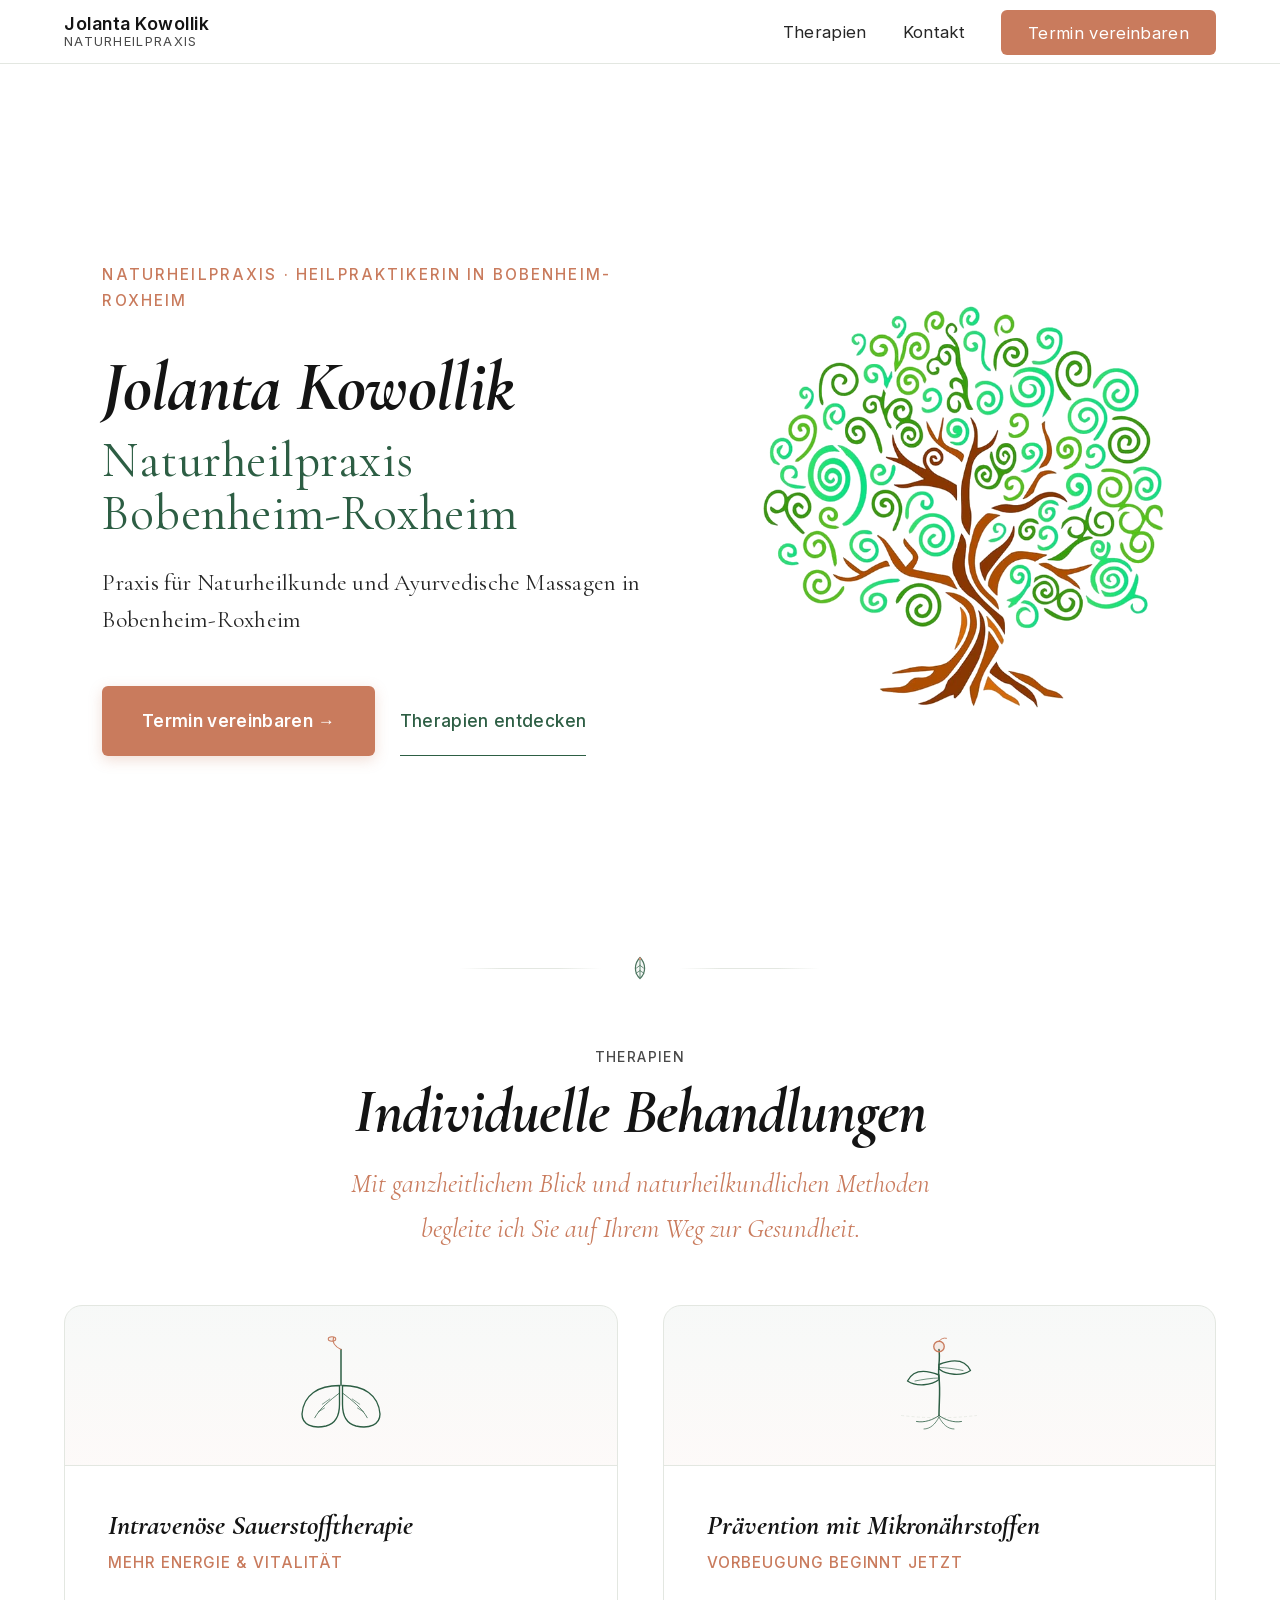
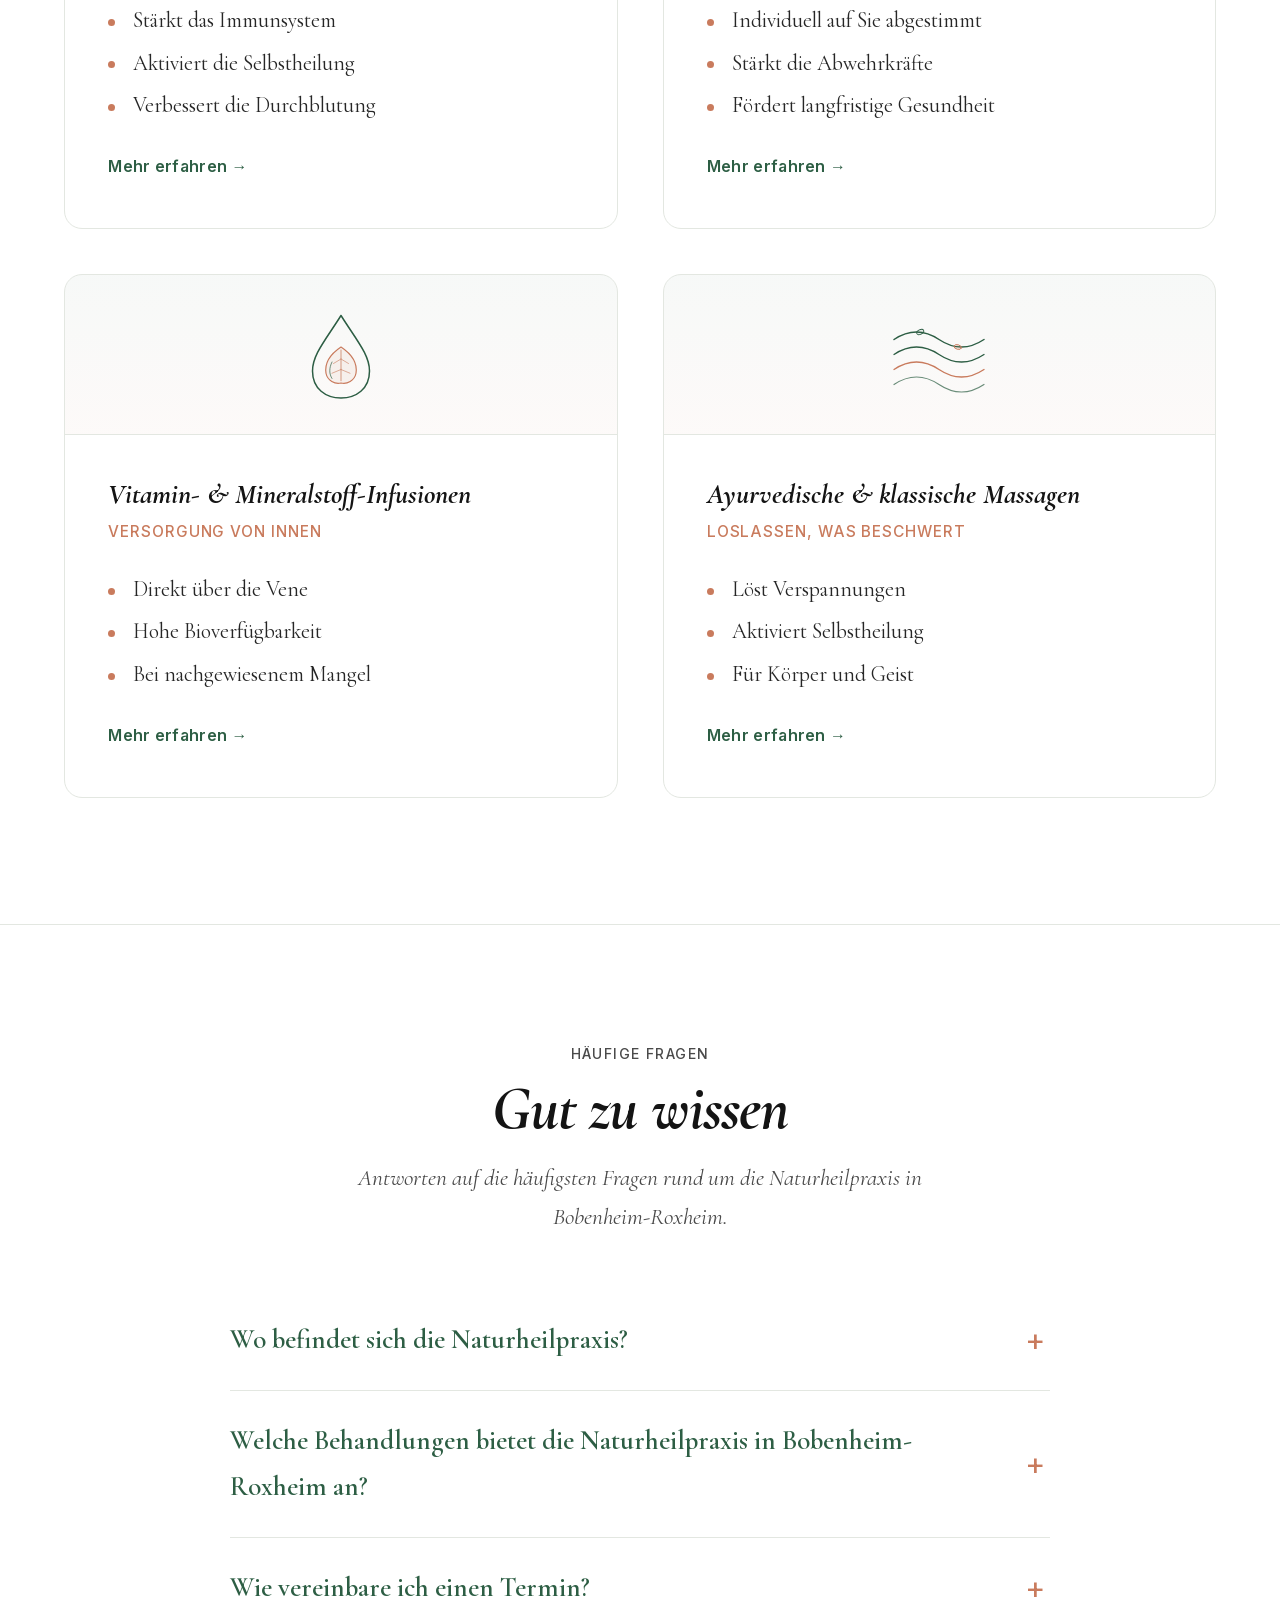
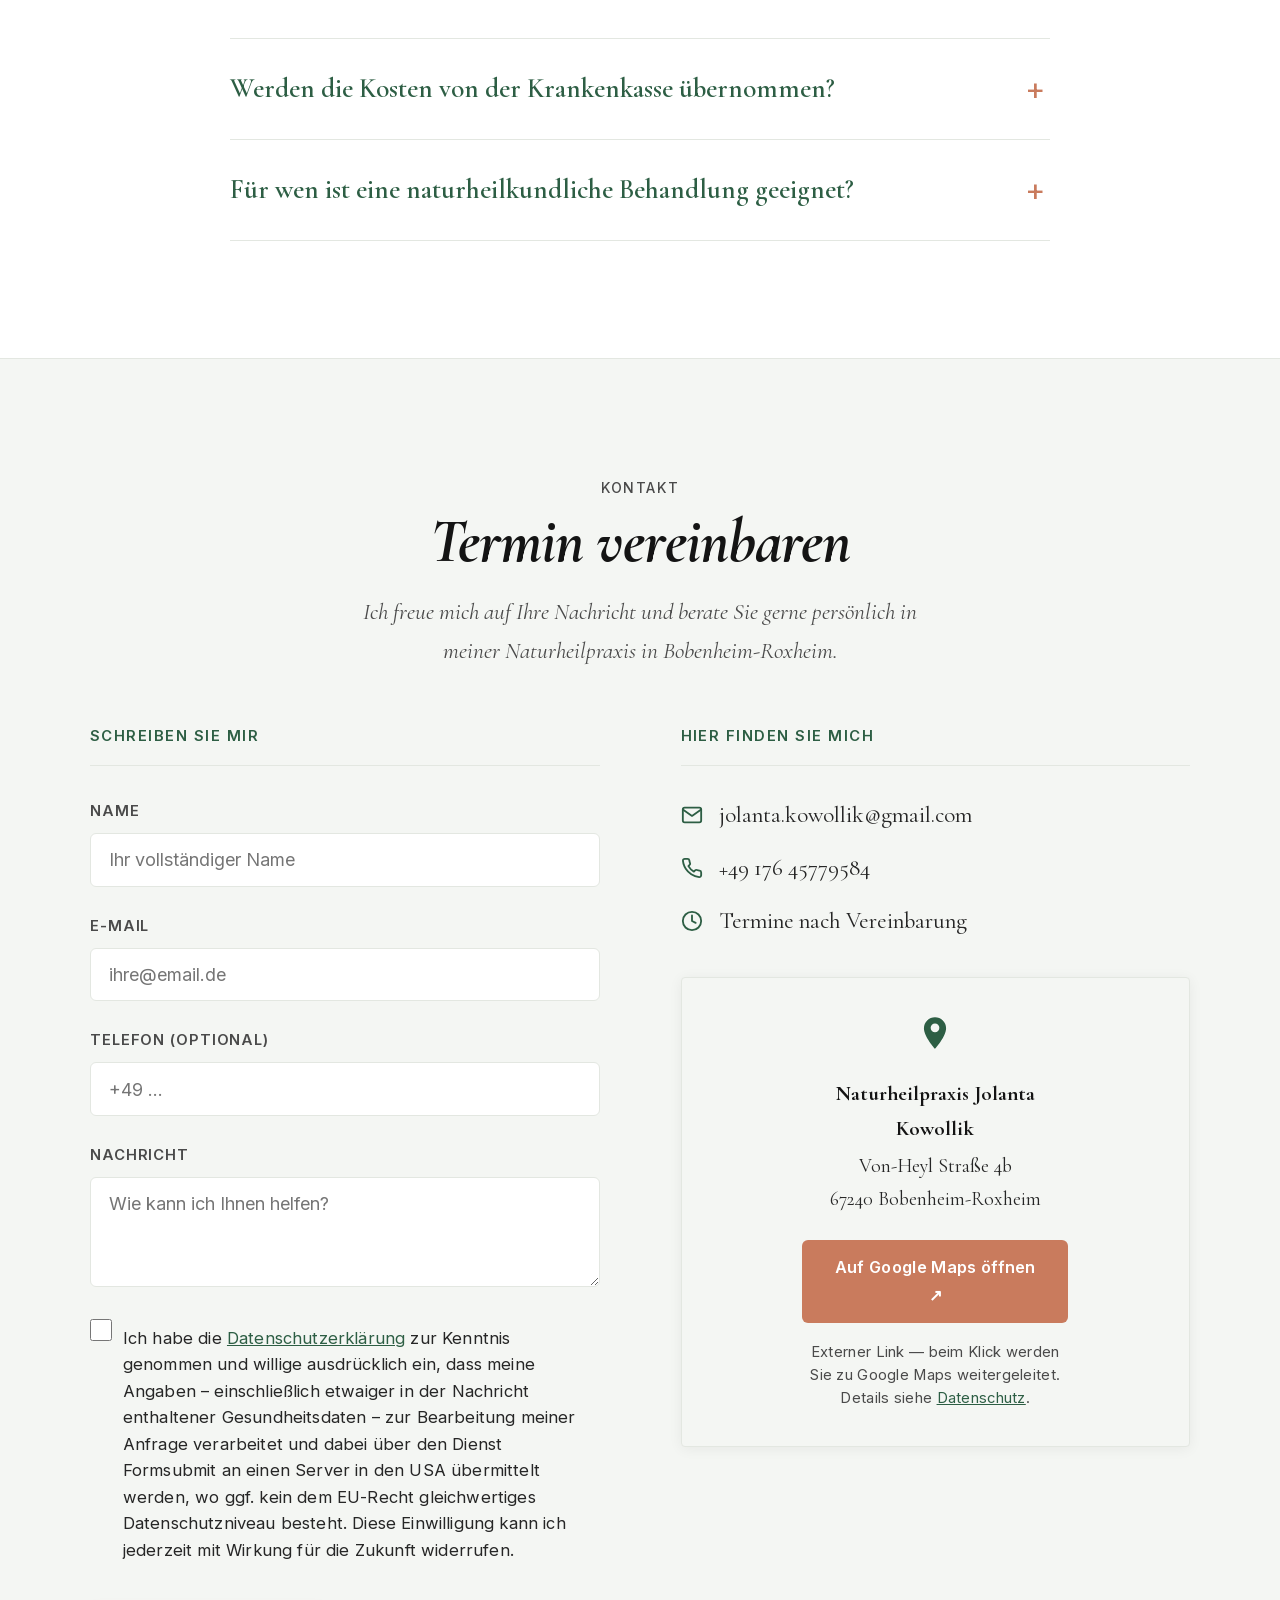
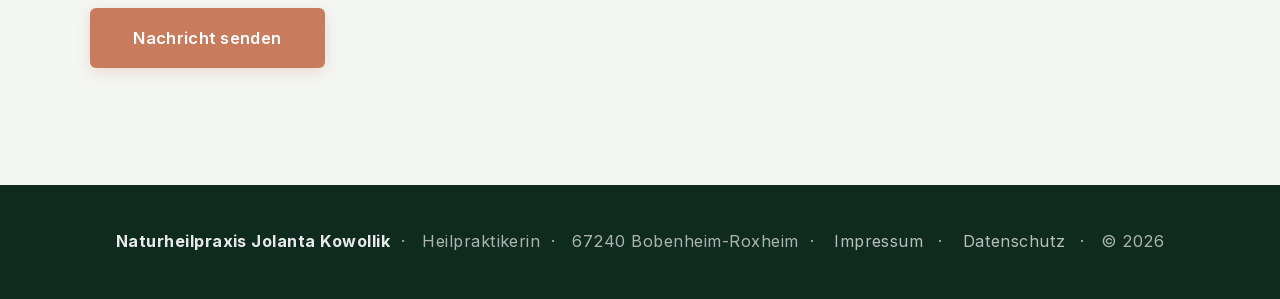
<file: index.html>
<!DOCTYPE html>
<html lang="de">
<head>
  <meta charset="UTF-8" />
  <meta name="viewport" content="width=device-width, initial-scale=1.0" />
  <title>Naturheilpraxis Jolanta Kowollik · Heilpraktikerin Bobenheim-Roxheim</title>
  <meta name="description" content="Naturheilpraxis Jolanta Kowollik in Bobenheim-Roxheim — Heilpraktikerin für intravenöse Sauerstofftherapie, Mikronährstoff-Prävention, Vitamin- & Mineralstoff-Infusionen und ayurvedische Massagen. Jetzt Termin vereinbaren." />
  <meta name="robots" content="index, follow" />
  <link rel="canonical" href="https://www.naturheilpraxis-bobenheim.de/" />

  <!-- Open Graph -->
  <meta property="og:type" content="website" />
  <meta property="og:locale" content="de_DE" />
  <meta property="og:title" content="Naturheilpraxis Jolanta Kowollik · Heilpraktikerin Bobenheim-Roxheim" />
  <meta property="og:description" content="Heilpraktikerin für Sauerstofftherapie, Mikronährstoffe, Vitamin-Infusionen und ayurvedische Massagen in Bobenheim-Roxheim." />
  <meta property="og:url" content="https://www.naturheilpraxis-bobenheim.de/" />
  <meta property="og:site_name" content="Naturheilpraxis Jolanta Kowollik" />
  <meta property="og:image" content="https://www.naturheilpraxis-bobenheim.de/tree2.webp" />
  <meta name="twitter:card" content="summary_large_image" />

  <!-- JSON-LD: MedicalBusiness for Local-SEO -->
  <script type="application/ld+json">
  {
    "@context": "https://schema.org",
    "@type": "MedicalBusiness",
    "name": "Naturheilpraxis Jolanta Kowollik",
    "alternateName": "Naturheilpraxis Bobenheim-Roxheim",
    "description": "Heilpraktikerin für Naturheilkunde und ayurvedische Massagen in Bobenheim-Roxheim. Sauerstofftherapie, Mikronährstoffe, Infusionstherapie und Massagen.",
    "image": "https://www.naturheilpraxis-bobenheim.de/tree2.webp",
    "url": "https://www.naturheilpraxis-bobenheim.de/",
    "telephone": "+49 176 45779584",
    "email": "jolanta.kowollik@gmail.com",
    "priceRange": "€€",
    "address": {
      "@type": "PostalAddress",
      "streetAddress": "Von-Heyl Straße 4b",
      "addressLocality": "Bobenheim-Roxheim",
      "postalCode": "67240",
      "addressRegion": "Rheinland-Pfalz",
      "addressCountry": "DE"
    },
    "geo": {
      "@type": "GeoCoordinates",
      "latitude": 49.5333,
      "longitude": 8.3833
    },
    "areaServed": [
      { "@type": "City", "name": "Bobenheim-Roxheim" },
      { "@type": "City", "name": "Frankenthal" },
      { "@type": "City", "name": "Worms" },
      { "@type": "City", "name": "Ludwigshafen" },
      { "@type": "AdministrativeArea", "name": "Rhein-Pfalz-Kreis" }
    ],
    "medicalSpecialty": ["AlternativeMedicine"],
    "availableService": [
      {
        "@type": "MedicalProcedure",
        "name": "Intravenöse Sauerstofftherapie",
        "url": "https://www.naturheilpraxis-bobenheim.de/sauerstofftherapie.html"
      },
      {
        "@type": "MedicalProcedure",
        "name": "Prävention mit Mikronährstoffen",
        "url": "https://www.naturheilpraxis-bobenheim.de/mikronaehrstoffe.html"
      },
      {
        "@type": "MedicalProcedure",
        "name": "Vitamin- & Mineralstoff-Infusionen",
        "url": "https://www.naturheilpraxis-bobenheim.de/infusionstherapie.html"
      },
      {
        "@type": "MedicalTherapy",
        "name": "Ayurvedische & klassische Massagen",
        "url": "https://www.naturheilpraxis-bobenheim.de/massagen.html"
      }
    ]
  }
  </script>

  <!-- JSON-LD: FAQ for Rich-Results -->
  <script type="application/ld+json">
  {
    "@context": "https://schema.org",
    "@type": "FAQPage",
    "mainEntity": [
      {
        "@type": "Question",
        "name": "Wo befindet sich die Naturheilpraxis?",
        "acceptedAnswer": {
          "@type": "Answer",
          "text": "Die Naturheilpraxis Jolanta Kowollik liegt in der Von-Heyl Straße 4b in 67240 Bobenheim-Roxheim und ist gut erreichbar auch aus Frankenthal, Worms und Ludwigshafen."
        }
      },
      {
        "@type": "Question",
        "name": "Welche Behandlungen bietet die Naturheilpraxis in Bobenheim-Roxheim an?",
        "acceptedAnswer": {
          "@type": "Answer",
          "text": "Als Heilpraktikerin biete ich intravenöse Sauerstofftherapie, Vitamin- und Mineralstoff-Infusionen, Mikronährstoff-Prävention (orthomolekulare Medizin) sowie ayurvedische und klassische Massagen an."
        }
      },
      {
        "@type": "Question",
        "name": "Wie vereinbare ich einen Termin?",
        "acceptedAnswer": {
          "@type": "Answer",
          "text": "Termine finden nach Vereinbarung statt. Sie erreichen mich telefonisch unter +49 176 45779584, per E-Mail an jolanta.kowollik@gmail.com oder direkt über das Kontaktformular auf dieser Seite."
        }
      },
      {
        "@type": "Question",
        "name": "Werden die Kosten von der Krankenkasse übernommen?",
        "acceptedAnswer": {
          "@type": "Answer",
          "text": "Heilpraktiker-Leistungen werden von den gesetzlichen Krankenkassen in der Regel nicht übernommen. Viele private Krankenversicherungen und Heilpraktiker-Zusatzversicherungen erstatten die Behandlung ganz oder teilweise. Fragen Sie im Zweifel vorab bei Ihrer Versicherung nach."
        }
      },
      {
        "@type": "Question",
        "name": "Für wen ist eine naturheilkundliche Behandlung geeignet?",
        "acceptedAnswer": {
          "@type": "Answer",
          "text": "Die naturheilkundlichen Verfahren richten sich an Menschen, die ihre Gesundheit ganzheitlich unterstützen und begleiten lassen möchten. In einem persönlichen Gespräch bespreche ich mit Ihnen, welche Methode zu Ihrem Anliegen passt."
        }
      }
    ]
  }
  </script>

  <link rel="stylesheet" href="fonts/fonts.css" />

  <style>
    *, *::before, *::after { box-sizing: border-box; margin: 0; padding: 0; }

    :root {
      --green:       #2d5e44;
      --green-dark:  #1e4530;
      --green-deep:  #0f2a1e;
      --accent:      #c97b5d;
      --accent-dark: #a55f47;
      --bg:          #ffffff;
      --bg-alt:      #f4f6f3;
      --card:        #ffffff;
      --white:       #ffffff;
      --text:        #141414;
      --text-mid:    #262626;
      --text-muted:  #4a4a4a;
      --border:      #e3e7e1;
    }

    html { scroll-behavior: smooth; font-size: 18px; }

    body {
      font-family: 'Cormorant Garamond', Georgia, serif;
      font-weight: 400;
      font-size: 22px;
      line-height: 1.7;
      background: var(--bg);
      color: var(--text);
    }

    /* ── NAV ── */
    nav {
      position: fixed;
      top: 0; width: 100%;
      z-index: 100;
      height: 64px;
      background: var(--card);
      border-bottom: 1px solid var(--border);
      padding: 0 5vw;
      display: flex;
      align-items: center;
      justify-content: space-between;
    }

    .nav-logo {
      display: flex;
      align-items: center;
      gap: 0.7rem;
      text-decoration: none;
    }

    .nav-logo-icon { display: none; }

    .nav-logo-text {
      font-family: 'Inter', sans-serif;
      font-size: 0.98rem;
      font-weight: 600;
      letter-spacing: 0.03em;
      color: var(--text);
      line-height: 1.2;
    }

    .nav-logo-text small {
      display: block;
      font-family: 'Inter', sans-serif;
      font-size: 0.72rem;
      font-weight: 400;
      letter-spacing: 0.1em;
      text-transform: uppercase;
      color: var(--text-muted);
    }

    .nav-links { display: flex; align-items: center; gap: 2rem; list-style: none; }

    .nav-links a {
      font-family: 'Inter', sans-serif;
      font-size: 0.92rem;
      font-weight: 400;
      letter-spacing: 0.02em;
      color: var(--text-mid);
      text-decoration: none;
      transition: color 0.2s;
    }

    .nav-links a:hover { color: var(--green); }

    .nav-cta {
      font-family: 'Inter', sans-serif !important;
      background: var(--accent) !important;
      color: white !important;
      padding: 0.7rem 1.5rem !important;
      border-radius: 6px;
      letter-spacing: 0.02em !important;
      transition: background 0.2s, transform 0.15s !important;
    }

    .nav-cta:hover { background: var(--accent-dark) !important; transform: translateY(-1px); }

    .nav-mobile-actions {
      display: flex;
      align-items: center;
      gap: 0.4rem;
    }

    .nav-hamburger {
      display: none;
      font-size: 1.5rem;
      background: none;
      border: none;
      cursor: pointer;
      color: var(--text);
      padding: 0.5rem;
      min-width: 44px;
      min-height: 44px;
      align-items: center;
      justify-content: center;
    }

    /* ── HERO ── */
    .hero {
      position: relative;
      min-height: calc(100vh - 64px);
      margin-top: 64px;
      background: var(--bg);
      overflow: hidden;
      display: flex;
      align-items: center;
      padding: 7rem 8vw 4rem;
    }

    .hero-inner {
      width: 100%;
      max-width: 1180px;
      margin: 0 auto;
      display: grid;
      grid-template-columns: 1.3fr 1fr;
      gap: 5rem;
      align-items: center;
    }

    .hero-illustration {
      width: 100%;
      max-width: 440px;
      justify-self: end;
    }

    .hero-illustration svg {
      width: 100%;
      height: auto;
      display: block;
    }

    .hero-tree {
      width: 100%;
      height: auto;
      display: block;
      max-height: 560px;
      object-fit: contain;
    }

    .hero-bg-tree {
      display: none;
      position: absolute;
      right: 6vw;
      top: 50%;
      transform: translateY(-50%);
      height: 72%;
      width: auto;
      opacity: 0.13;
      z-index: 0;
      pointer-events: none;
      mix-blend-mode: multiply;
      filter: grayscale(30%);
    }

    .hero-bg-quote { display: none; }

    .hero-content {
      position: relative;
      z-index: 1;
      max-width: 620px;
    }

    .hero-eyebrow {
      font-family: 'Inter', sans-serif;
      font-size: 0.85rem;
      font-weight: 500;
      letter-spacing: 0.14em;
      text-transform: uppercase;
      color: var(--accent);
      margin-bottom: 2rem;
    }

    .hero-eyebrow::before, .hero-eyebrow::after { display: none; }

    .hero-h1 {
      font-family: 'Cormorant Garamond', Georgia, serif;
      font-size: clamp(3rem, 5.5vw, 5.4rem);
      font-weight: 700;
      font-style: italic;
      line-height: 1.06;
      color: var(--text);
      letter-spacing: -0.01em;
      margin-bottom: 1.4rem;
    }

    .hero-h1 span {
      display: block;
      font-style: normal;
      font-weight: 400;
      color: var(--green);
      font-size: 0.7em;
      letter-spacing: 0.01em;
      margin-top: 0.2em;
    }

    .hero-divider { display: none; }
    .hero-subtitle { display: none; }
    .hero-bg-quote { display: none; }

    .hero-tagline {
      font-family: 'Cormorant Garamond', Georgia, serif;
      font-size: 1.3rem;
      font-weight: 400;
      letter-spacing: 0.01em;
      color: var(--text-mid);
      margin-bottom: 2.6rem;
      line-height: 1.6;
      max-width: 540px;
    }

    .hero-cta-wrap {
      display: flex;
      gap: 1.4rem;
      align-items: center;
      flex-wrap: wrap;
    }

    .hero-cta {
      display: inline-block;
      font-family: 'Inter', sans-serif;
      background: var(--accent);
      color: #fff;
      text-decoration: none;
      font-size: 0.95rem;
      font-weight: 600;
      letter-spacing: 0.02em;
      padding: 1.15rem 2.2rem;
      min-height: 52px;
      border-radius: 6px;
      transition: background 0.25s, transform 0.2s, box-shadow 0.25s;
      box-shadow: 0 4px 14px rgba(201, 123, 93, 0.25);
    }

    .hero-cta:hover {
      background: var(--accent-dark);
      transform: translateY(-2px);
      box-shadow: 0 8px 20px rgba(201, 123, 93, 0.32);
    }

    .hero-cta-secondary {
      font-family: 'Inter', sans-serif;
      font-size: 0.95rem;
      font-weight: 500;
      letter-spacing: 0.02em;
      color: var(--green);
      text-decoration: none;
      padding: 1.1rem 0;
      border-bottom: 1px solid var(--green);
      transition: color 0.2s, border-color 0.2s;
    }

    .hero-cta-secondary:hover {
      color: var(--green-dark);
      border-color: var(--green-dark);
    }

    .hero-tel {
      margin-top: 1.6rem;
      font-family: 'Inter', sans-serif;
      font-size: 0.95rem;
      color: var(--text-muted);
      display: inline-flex;
      align-items: center;
      gap: 0.5rem;
    }
    .hero-tel a {
      color: var(--green);
      text-decoration: none;
      font-weight: 600;
      border-bottom: 1px solid var(--green);
      padding-bottom: 1px;
    }
    .hero-tel a:hover { color: var(--green-dark); border-color: var(--green-dark); }

    /* ── SECTION HEADER ── */
    .section-header { text-align: center; margin-bottom: 3rem; }

    .section-eyebrow {
      font-family: 'Inter', sans-serif;
      font-size: 0.78rem;
      font-weight: 500;
      letter-spacing: 0.1em;
      text-transform: uppercase;
      color: var(--text-muted);
      margin-bottom: 0.6rem;
    }

    h2 {
      font-family: 'Cormorant Garamond', Georgia, serif;
      font-size: clamp(2.6rem, 4.8vw, 4.2rem);
      font-weight: 700;
      font-style: italic;
      color: var(--text);
      letter-spacing: -0.015em;
      line-height: 1.05;
      margin-bottom: 1rem;
    }

    .section-sub {
      font-size: 1.3rem;
      font-weight: 400;
      font-style: italic;
      color: var(--text-muted);
      max-width: 600px;
      margin: 0 auto;
      line-height: 1.65;
    }

    /* ── SERVICES ── */
    #leistungen {
      background: var(--bg);
      padding: 3rem 5vw 7rem;
      position: relative;
    }

    /* ── SECTION DIVIDER (Hero → Leistungen) ── */
    .section-divider {
      display: flex;
      align-items: center;
      justify-content: center;
      gap: 1.4rem;
      max-width: 360px;
      margin: 0 auto 3.5rem;
    }
    .section-divider .div-line {
      flex: 1;
      height: 1px;
      background: linear-gradient(90deg, transparent, var(--border) 30%, var(--border) 70%, transparent);
    }
    .section-divider svg {
      flex-shrink: 0;
      opacity: 0.85;
    }

    .services-grid {
      display: grid;
      grid-template-columns: repeat(2, 1fr);
      gap: 2.5rem;
      max-width: 1240px;
      margin: 0 auto;
    }

    .service-card {
      background: var(--card);
      border: 1px solid var(--border);
      border-radius: 18px;
      overflow: hidden;
      transition: box-shadow 0.35s, transform 0.35s, border-color 0.35s;
      display: flex;
      flex-direction: column;
      text-decoration: none;
      color: inherit;
      cursor: pointer;
    }

    .service-card:hover {
      box-shadow: 0 16px 40px rgba(45, 94, 68, 0.12);
      transform: translateY(-6px);
      border-color: var(--green);
    }

    .service-illustration {
      width: 100%;
      height: 160px;
      display: flex;
      align-items: center;
      justify-content: center;
      padding: 1.5rem;
      background: linear-gradient(180deg, rgba(45,94,68,0.04) 0%, rgba(201,123,93,0.04) 100%);
      border-bottom: 1px solid var(--border);
    }

    .service-illustration svg {
      width: auto;
      height: 100%;
      max-width: 180px;
      display: block;
      transition: transform 0.5s ease;
    }

    .service-card:hover .service-illustration svg {
      transform: scale(1.06) rotate(-1deg);
    }

    .service-body {
      padding: 2.4rem 2.4rem 2.6rem;
      display: flex;
      flex-direction: column;
      flex: 1;
    }

    .service-title {
      font-family: 'Cormorant Garamond', Georgia, serif;
      font-size: 1.55rem;
      font-weight: 700;
      font-style: italic;
      color: var(--text);
      margin-bottom: 0.4rem;
      line-height: 1.2;
    }

    .service-promise {
      font-family: 'Inter', sans-serif;
      font-size: 0.85rem;
      font-weight: 500;
      letter-spacing: 0.06em;
      text-transform: uppercase;
      color: var(--accent);
      margin-bottom: 1.6rem;
    }

    .service-perks {
      list-style: none;
      display: flex;
      flex-direction: column;
      gap: 0.6rem;
      margin-bottom: 1.8rem;
      flex: 1;
    }

    .service-perks li {
      position: relative;
      padding-left: 1.4rem;
      font-family: 'Cormorant Garamond', Georgia, serif;
      font-size: 1.18rem;
      font-weight: 400;
      color: var(--text-mid);
      line-height: 1.5;
    }

    .service-perks li::before {
      content: '';
      position: absolute;
      left: 0;
      top: 0.65em;
      width: 7px;
      height: 7px;
      border-radius: 50%;
      background: var(--accent);
    }

    .service-mehr {
      display: inline-flex;
      align-items: center;
      gap: 0.45rem;
      font-family: 'Inter', sans-serif;
      font-size: 0.88rem;
      font-weight: 600;
      letter-spacing: 0.02em;
      color: var(--green);
      transition: gap 0.2s, color 0.2s;
      margin-top: auto;
    }

    .service-card:hover .service-mehr {
      gap: 0.8rem;
      color: var(--green-dark);
    }

    /* ── DIVIDER ── */
    .gold-divider {
      height: 1px;
      background: var(--border);
    }

    /* ── CONTACT ── */
    #faq { background: var(--bg); padding: 6.5rem 5vw; }

    .faq-list { max-width: 820px; margin: 2.5rem auto 0; }

    .faq-item { border-bottom: 1px solid var(--border); }

    .faq-item summary {
      list-style: none;
      cursor: pointer;
      padding: 1.5rem 2.6rem 1.5rem 0;
      position: relative;
      font-family: 'Cormorant Garamond', Georgia, serif;
      font-size: 1.5rem;
      font-weight: 600;
      color: var(--green);
      transition: color 0.2s;
    }

    .faq-item summary::-webkit-details-marker { display: none; }
    .faq-item summary:hover { color: var(--accent); }

    .faq-item summary::after {
      content: "+";
      position: absolute;
      right: 0.3rem;
      top: 50%;
      transform: translateY(-50%);
      font-family: 'Inter', sans-serif;
      font-size: 1.7rem;
      font-weight: 400;
      color: var(--accent);
      line-height: 1;
    }

    .faq-item[open] summary::after { content: "\2212"; }

    .faq-answer {
      padding: 0 0 1.7rem;
      font-size: 1.18rem;
      line-height: 1.7;
      color: var(--text-mid);
      max-width: 730px;
    }

    .faq-answer a { color: var(--green); text-decoration: underline; }
    .faq-answer a:hover { color: var(--green-dark); }

    @media (max-width: 480px) {
      .faq-item summary { font-size: 1.28rem; }
      .faq-answer { font-size: 1.08rem; }
    }

    #kontakt { background: var(--bg-alt); padding: 6.5rem 5vw; }

    .kontakt-grid {
      display: grid;
      grid-template-columns: 1fr 1fr;
      gap: 4.5rem;
      max-width: 1100px;
      margin: 0 auto;
      align-items: start;
    }

    .col-heading {
      font-family: 'Inter', sans-serif;
      font-size: 0.82rem;
      font-weight: 600;
      letter-spacing: 0.1em;
      text-transform: uppercase;
      color: var(--green);
      margin-bottom: 1.8rem;
      padding-bottom: 0.9rem;
      border-bottom: 1px solid var(--border);
    }

    .kontakt-form { display: flex; flex-direction: column; gap: 1.5rem; }

    .form-group { display: flex; flex-direction: column; gap: 0.5rem; }

    .form-group label {
      font-family: 'Inter', sans-serif;
      font-size: 0.82rem;
      font-weight: 600;
      letter-spacing: 0.06em;
      text-transform: uppercase;
      color: var(--text-muted);
    }

    .form-group input, .form-group textarea {
      background: var(--card);
      border: 1px solid var(--border);
      border-radius: 6px;
      padding: 0.85rem 1rem;
      font-family: 'Inter', sans-serif;
      font-size: 1rem;
      font-weight: 400;
      color: var(--text);
      outline: none;
      transition: border-color 0.2s, background 0.2s;
      width: 100%;
    }

    .form-group input:focus, .form-group textarea:focus {
      border-color: var(--green);
    }

    .form-group textarea { resize: vertical; min-height: 110px; }

    .hp-field {
      position: absolute !important;
      left: -9999px !important;
      width: 1px !important;
      height: 1px !important;
      opacity: 0 !important;
      pointer-events: none !important;
    }

    .form-consent {
      display: flex;
      align-items: flex-start;
      gap: 0.6rem;
      margin-top: 0.2rem;
    }

    .form-consent input[type="checkbox"] {
      margin-top: 0.1rem;
      width: 22px;
      height: 22px;
      accent-color: var(--accent);
      flex-shrink: 0;
      cursor: pointer;
    }

    .form-consent label {
      font-family: 'Inter', sans-serif;
      font-size: 0.92rem;
      font-weight: 400;
      line-height: 1.6;
      letter-spacing: 0.01em;
      color: var(--text-mid);
      cursor: pointer;
      padding: 0.4rem 0;
    }

    .form-consent label a {
      color: var(--green);
      text-decoration: underline;
    }

    .form-consent label a:hover { color: var(--green-dark); }

    .form-submit {
      align-self: flex-start;
      margin-top: 0.6rem;
      background: var(--accent);
      color: white;
      border: none;
      font-family: 'Inter', sans-serif;
      font-weight: 600;
      font-size: 0.92rem;
      letter-spacing: 0.02em;
      padding: 1.1rem 2.4rem;
      min-height: 48px;
      border-radius: 6px;
      cursor: pointer;
      transition: background 0.25s, transform 0.2s, box-shadow 0.25s;
      box-shadow: 0 4px 14px rgba(201, 123, 93, 0.22);
    }

    .form-submit:hover { background: var(--accent-dark); transform: translateY(-1px); box-shadow: 0 8px 20px rgba(201, 123, 93, 0.3); }

    .kontakt-details {
      list-style: none;
      margin: 0 0 2.2rem;
      display: flex;
      flex-direction: column;
      gap: 1.15rem;
    }

    .kontakt-details li {
      display: flex;
      align-items: center;
      gap: 0.9rem;
      font-family: 'Cormorant Garamond', Georgia, serif;
      font-size: 1.28rem;
      line-height: 1.4;
      color: var(--text-mid);
    }

    .kontakt-details svg {
      color: var(--green);
      flex-shrink: 0;
    }

    .kontakt-details a {
      color: var(--text-mid);
      text-decoration: none;
      transition: color 0.2s;
    }

    .kontakt-details a:hover { color: var(--green); text-decoration: underline; }

    .map-wrapper {
      border-radius: 4px;
      overflow: hidden;
      min-height: 340px;
      border: 1px solid var(--border);
      box-shadow: 0 2px 14px rgba(0, 0, 0, 0.06);
      background: var(--bg-alt);
      display: flex;
      align-items: center;
      justify-content: center;
    }

    .map-placeholder-inner {
      text-align: center;
      padding: 2rem 1.5rem;
      max-width: 320px;
    }

    .map-placeholder-pin {
      color: var(--green);
      margin-bottom: 0.6rem;
    }

    .map-placeholder-address {
      font-family: 'Cormorant Garamond', Georgia, serif;
      font-size: 1.08rem;
      line-height: 1.7;
      color: var(--text-mid);
      margin-bottom: 1.3rem;
    }

    .map-placeholder-address strong {
      display: block;
      font-weight: 700;
      color: var(--text);
      margin-bottom: 0.2rem;
      font-size: 1.15rem;
    }

    .map-placeholder-btn {
      display: inline-block;
      font-family: 'Inter', sans-serif;
      font-size: 0.9rem;
      font-weight: 600;
      letter-spacing: 0.02em;
      background: var(--accent);
      color: #fff;
      text-decoration: none;
      padding: 0.8rem 1.6rem;
      border-radius: 6px;
      transition: background 0.2s, transform 0.15s;
    }

    .map-placeholder-btn:hover {
      background: var(--accent-dark);
      transform: translateY(-1px);
    }

    .map-placeholder-note {
      margin-top: 1rem;
      font-family: 'Inter', sans-serif;
      font-size: 0.82rem;
      color: var(--text-muted);
      letter-spacing: 0.02em;
      line-height: 1.55;
    }

    .map-placeholder-note a { color: var(--green); text-decoration: underline; }
    .map-placeholder-note a:hover { color: var(--green-dark); }

    /* ── FOOTER ── */
    footer {
      background: var(--green-deep);
      color: rgba(255, 255, 255, 0.65);
      padding: 2rem 5vw;
      text-align: center;
      font-family: 'Inter', sans-serif;
      font-size: 0.9rem;
      font-weight: 400;
      letter-spacing: 0.03em;
    }

    footer strong { color: rgba(255, 255, 255, 0.9); }
    footer a {
      color: rgba(255, 255, 255, 0.7);
      text-decoration: none;
      padding: 0.4rem 0.2rem;
      display: inline-block;
    }
    footer a:hover { color: white; }

    /* ── MOBILE STICKY CTA BAR ── */
    .mobile-sticky-bar { display: none; }
    .nav-tel { display: none; }

    @media (max-width: 768px) {
      .mobile-sticky-bar {
        display: flex;
        position: fixed;
        bottom: 0; left: 0; right: 0;
        z-index: 90;
        background: var(--card);
        border-top: 1px solid var(--border);
        box-shadow: 0 -4px 16px rgba(0, 0, 0, 0.08);
        padding: 0.6rem 0.8rem calc(0.6rem + env(safe-area-inset-bottom));
        gap: 0.6rem;
      }
      .mobile-sticky-bar a {
        flex: 1;
        display: flex; align-items: center; justify-content: center;
        gap: 0.5rem;
        min-height: 52px;
        border-radius: 8px;
        font-family: 'Inter', sans-serif;
        font-size: 0.95rem;
        font-weight: 600;
        text-decoration: none;
        letter-spacing: 0.02em;
        transition: transform 0.15s, background 0.2s, box-shadow 0.2s;
      }
      .mobile-sticky-bar a:active { transform: scale(0.97); }
      .mobile-sticky-bar .sb-call {
        background: var(--green); color: #fff;
        box-shadow: 0 2px 8px rgba(45, 94, 68, 0.25);
      }
      .mobile-sticky-bar .sb-call:hover { background: var(--green-dark); }
      .mobile-sticky-bar .sb-cta {
        background: var(--accent); color: #fff;
        box-shadow: 0 2px 8px rgba(201, 123, 93, 0.25);
      }
      .mobile-sticky-bar .sb-cta:hover { background: var(--accent-dark); }

      body { padding-bottom: 80px; }
      body.bar-hidden { padding-bottom: 0; }
      body.bar-hidden .mobile-sticky-bar { display: none; }

      /* Nav phone icon (mobile only) */
      .nav-tel {
        display: inline-flex;
        align-items: center; justify-content: center;
        min-width: 44px; min-height: 44px;
        color: var(--green);
        text-decoration: none;
        margin-right: 0.3rem;
      }
      .nav-tel:active { transform: scale(0.92); }
    }

    /* ── RESPONSIVE ── */
    @media (min-width: 1200px) {
      body { font-size: 24px; }
    }

    @media (max-width: 1024px) {
      .hero { min-height: auto; padding: 5rem 6vw 5rem; }
      .hero-inner { grid-template-columns: 1fr; gap: 2.5rem; }
      .hero-illustration { max-width: 240px; justify-self: center; }
      .hero-content { max-width: 100%; text-align: center; }
      .hero-h1 { font-size: clamp(2.8rem, 6vw, 4rem); }
      .hero-tagline { margin-left: auto; margin-right: auto; }
      .hero-eyebrow { text-align: center; justify-content: center; }
      .hero-cta-wrap { justify-content: center; }
      .hero-tel { justify-content: center; }
      .hero-bg-tree { display: none; }
    }

    @media (max-width: 768px) {
      .nav-hamburger { display: flex; }
      .nav-links { display: none; }
      .nav-links.open {
        display: flex;
        position: absolute;
        top: 64px;
        left: 0;
        width: 100%;
        flex-direction: column;
        background: var(--card);
        border-bottom: 1px solid var(--border);
        padding: 1rem 5vw;
      }
      .hero { padding: 4rem 5vw 2rem; }
      .hero-h1 { font-size: clamp(2.5rem, 8vw, 3.4rem); }
      .hero-tagline { font-size: 1.15rem; }
      .hero-illustration { max-width: 200px; }
      /* Hero-CTAs auf Mobile weg — Sticky-Bar unten übernimmt */
      .hero-cta { display: none; }
      .hero-tel { display: none; }
      .hero-cta-wrap { margin-top: 0; }
      #leistungen { padding: 2rem 5vw 4.5rem; }
      #kontakt { padding: 4.5rem 5vw; }
      .section-header { margin-bottom: 2.2rem; }
      .section-divider { margin: 0 auto 2.2rem; max-width: 240px; }
      .map-wrapper { min-height: 280px; }
      .map-placeholder-address { font-size: 1rem; }
      .kontakt-grid { grid-template-columns: 1fr; gap: 3rem; }
      .services-grid { grid-template-columns: 1fr; gap: 1.8rem; }
      .service-illustration { height: 140px; }
      .service-body { padding: 1.8rem 1.8rem 2rem; }
      .service-title { font-size: 1.4rem; }
      h2 { font-size: clamp(2.2rem, 9vw, 3rem); }
    }

    @media (max-width: 480px) {
      body { font-size: 20px; }
      .hero-h1 { font-size: 2.4rem; }
      .hero-cta-wrap { flex-direction: column; align-items: stretch; }
      .hero-cta, .hero-cta-secondary { text-align: center; }
      .hero-tel { font-size: 0.9rem; flex-wrap: wrap; }
    }

    /* Scroll-Animation */
    .service-card {
      opacity: 0;
      transform: translateY(30px);
      transition: opacity 0.6s ease, transform 0.6s ease;
    }
    .service-card.visible {
      opacity: 1;
      transform: translateY(0);
    }
    @media (prefers-reduced-motion: reduce) {
      .service-card { opacity: 1; transform: none; transition: none; }
    }
  </style>
</head>
<body>

  <!-- NAV -->
  <nav>
    <a href="#start" class="nav-logo">
      <svg class="nav-logo-icon" viewBox="0 0 34 34" xmlns="http://www.w3.org/2000/svg" aria-hidden="true">
        <circle cx="17" cy="13" r="10" fill="#4e7d5e" opacity="0.85"/>
        <rect x="15.5" y="21" width="3" height="10" rx="1.5" fill="#7a4a2e"/>
      </svg>
      <div class="nav-logo-text">
        Jolanta Kowollik
        <small>Naturheilpraxis</small>
      </div>
    </a>
    <button class="nav-hamburger" aria-label="Menü" onclick="this.parentElement.querySelector('.nav-links').classList.toggle('open')">&#9776;</button>
    <ul class="nav-links">
      <li><a href="#leistungen">Therapien</a></li>
      <li><a href="#kontakt">Kontakt</a></li>
      <li><a href="#kontakt" class="nav-cta">Termin vereinbaren</a></li>
    </ul>
  </nav>

  <!-- HERO -->
  <section class="hero" id="start">
    <div class="hero-inner">
      <div class="hero-content">
        <p class="hero-eyebrow">Naturheilpraxis · Heilpraktikerin in Bobenheim-Roxheim</p>

        <h1 class="hero-h1">
          Jolanta Kowollik
          <span>Naturheilpraxis Bobenheim-Roxheim</span>
        </h1>

        <p class="hero-tagline">Praxis für Naturheilkunde und Ayurvedische Massagen in Bobenheim-Roxheim</p>

        <div class="hero-cta-wrap">
          <a href="#kontakt" class="hero-cta">Termin vereinbaren&nbsp;→</a>
          <a href="#leistungen" class="hero-cta-secondary">Therapien entdecken</a>
        </div>
      </div>

      <div class="hero-illustration" aria-hidden="true">
        <img src="tree2.webp" alt="" class="hero-tree" loading="eager" fetchpriority="high" width="640" height="640" />
      </div>
    </div>
  </section>

  <!-- SERVICES -->
  <section id="leistungen">

    <div class="section-divider" aria-hidden="true">
      <span class="div-line"></span>
      <svg width="28" height="28" viewBox="0 0 32 32" fill="none" stroke-linecap="round" stroke-linejoin="round">
        <!-- Stylized leaf -->
        <path d="M16 4 C 9 11, 9 22, 16 28 C 23 22, 23 11, 16 4 Z" stroke="var(--green)" stroke-width="1.4" fill="rgba(45,94,68,0.06)" />
        <path d="M16 7 L 16 26" stroke="var(--green)" stroke-width="1" />
        <path d="M16 13 L 12 16" stroke="var(--green)" stroke-width="0.9" />
        <path d="M16 13 L 20 16" stroke="var(--green)" stroke-width="0.9" />
        <path d="M16 19 L 11.5 22" stroke="var(--green)" stroke-width="0.9" />
        <path d="M16 19 L 20.5 22" stroke="var(--green)" stroke-width="0.9" />
        <!-- Small terracotta accent dot -->
        <circle cx="16" cy="5.5" r="1.4" fill="var(--accent)" stroke="none" />
      </svg>
      <span class="div-line"></span>
    </div>

    <div class="section-header">
      <p class="section-eyebrow">Therapien</p>
      <h2>Individuelle Behandlungen</h2>
      <p class="section-sub" style="color: var(--accent); font-size: 1.5rem;">Mit ganzheitlichem Blick und naturheilkundlichen Methoden begleite ich Sie auf Ihrem Weg zur Gesundheit.</p>
    </div>

    <div class="services-grid">

      <a class="service-card" href="sauerstofftherapie.html">
        <div class="service-illustration">
          <svg viewBox="0 0 160 140" xmlns="http://www.w3.org/2000/svg" fill="none" stroke-linecap="round" stroke-linejoin="round" aria-hidden="true">
            <!-- Trachea-stem (leaf-like) -->
            <path d="M80 22 L80 70" stroke="var(--green)" stroke-width="2" />
            <!-- Left lung-leaf -->
            <path d="M78 70 C 50 70, 30 82, 28 108 C 28 122, 42 128, 60 124 C 72 121, 78 110, 78 95 Z"
                  stroke="var(--green)" stroke-width="1.8" />
            <!-- Right lung-leaf -->
            <path d="M82 70 C 110 70, 130 82, 132 108 C 132 122, 118 128, 100 124 C 88 121, 82 110, 82 95 Z"
                  stroke="var(--green)" stroke-width="1.8" />
            <!-- Left leaf veins -->
            <path d="M78 80 C 65 90, 52 100, 45 113" stroke="var(--green)" stroke-width="1" />
            <path d="M65 88 L 55 95" stroke="var(--green)" stroke-width="0.8" />
            <path d="M58 100 L 50 105" stroke="var(--green)" stroke-width="0.8" />
            <!-- Right leaf veins -->
            <path d="M82 80 C 95 90, 108 100, 115 113" stroke="var(--green)" stroke-width="1" />
            <path d="M95 88 L 105 95" stroke="var(--green)" stroke-width="0.8" />
            <path d="M102 100 L 110 105" stroke="var(--green)" stroke-width="0.8" />
            <!-- Top: small leaf flourish -->
            <path d="M80 22 C 72 18, 68 12, 70 6" stroke="var(--accent)" stroke-width="1.4" />
            <ellipse cx="68" cy="8" rx="5" ry="3" stroke="var(--accent)" stroke-width="1.4" fill="rgba(201,123,93,0.1)" />
          </svg>
        </div>
        <div class="service-body">
          <h3 class="service-title">Intravenöse Sauerstofftherapie</h3>
          <p class="service-promise">Mehr Energie &amp; Vitalität</p>
          <ul class="service-perks">
            <li>Stärkt das Immunsystem</li>
            <li>Aktiviert die Selbstheilung</li>
            <li>Verbessert die Durchblutung</li>
          </ul>
          <span class="service-mehr">Mehr erfahren&nbsp;→</span>
        </div>
      </a>

      <a class="service-card" href="mikronaehrstoffe.html">
        <div class="service-illustration">
          <svg viewBox="0 0 160 140" xmlns="http://www.w3.org/2000/svg" fill="none" stroke-linecap="round" stroke-linejoin="round" aria-hidden="true">
            <!-- Soil line -->
            <path d="M30 110 Q 80 116 130 110" stroke="var(--border)" stroke-width="1" stroke-dasharray="3 4" />
            <!-- Sprout stem -->
            <path d="M80 110 C 80 92, 82 76, 80 60 C 78 48, 82 36, 80 22"
                  stroke="var(--green)" stroke-width="2" />
            <!-- Left leaf -->
            <path d="M80 56 C 60 48, 45 50, 38 64 C 50 72, 70 70, 80 62 Z"
                  stroke="var(--green)" stroke-width="1.8" />
            <path d="M80 60 C 70 60, 58 62, 48 64" stroke="var(--green)" stroke-width="0.9" />
            <!-- Right leaf -->
            <path d="M80 42 C 100 34, 115 36, 122 50 C 110 58, 90 56, 80 48 Z"
                  stroke="var(--green)" stroke-width="1.8" />
            <path d="M80 46 C 90 46, 102 48, 112 50" stroke="var(--green)" stroke-width="0.9" />
            <!-- Top berry/seed -->
            <circle cx="80" cy="18" r="7" stroke="var(--accent)" stroke-width="1.8" fill="rgba(201,123,93,0.12)" />
            <path d="M80 11 C 82 8, 86 6, 90 7" stroke="var(--accent)" stroke-width="1.2" />
            <!-- Roots -->
            <path d="M80 110 C 72 116, 60 120, 50 118" stroke="var(--green)" stroke-width="1.1" />
            <path d="M80 110 C 88 116, 100 120, 110 118" stroke="var(--green)" stroke-width="1.1" />
            <path d="M80 112 C 75 122, 68 128, 60 128" stroke="var(--green)" stroke-width="0.9" />
            <path d="M80 112 C 85 122, 92 128, 100 128" stroke="var(--green)" stroke-width="0.9" />
          </svg>
        </div>
        <div class="service-body">
          <h3 class="service-title">Prävention mit Mikronährstoffen</h3>
          <p class="service-promise">Vorbeugung beginnt jetzt</p>
          <ul class="service-perks">
            <li>Individuell auf Sie abgestimmt</li>
            <li>Stärkt die Abwehrkräfte</li>
            <li>Fördert langfristige Gesundheit</li>
          </ul>
          <span class="service-mehr">Mehr erfahren&nbsp;→</span>
        </div>
      </a>

      <a class="service-card" href="infusionstherapie.html">
        <div class="service-illustration">
          <svg viewBox="0 0 160 140" xmlns="http://www.w3.org/2000/svg" fill="none" stroke-linecap="round" stroke-linejoin="round" aria-hidden="true">
            <!-- Large droplet outline -->
            <path d="M80 18 C 60 50, 42 70, 42 92 C 42 116, 60 128, 80 128 C 100 128, 118 116, 118 92 C 118 70, 100 50, 80 18 Z"
                  stroke="var(--green)" stroke-width="2" />
            <!-- Inner leaf -->
            <path d="M80 60 C 65 70, 58 82, 60 95 C 62 105, 72 110, 80 108 C 88 110, 98 105, 100 95 C 102 82, 95 70, 80 60 Z"
                  stroke="var(--accent)" stroke-width="1.6" fill="rgba(201,123,93,0.08)" />
            <!-- Leaf central vein -->
            <path d="M80 64 L 80 105" stroke="var(--accent)" stroke-width="1" />
            <!-- Leaf side veins -->
            <path d="M80 76 L 70 82" stroke="var(--accent)" stroke-width="0.8" />
            <path d="M80 76 L 90 82" stroke="var(--accent)" stroke-width="0.8" />
            <path d="M80 90 L 68 95" stroke="var(--accent)" stroke-width="0.8" />
            <path d="M80 90 L 92 95" stroke="var(--accent)" stroke-width="0.8" />
            <!-- Highlight on droplet -->
            <path d="M68 80 C 64 88, 64 96, 68 102" stroke="var(--green)" stroke-width="0.9" />
          </svg>
        </div>
        <div class="service-body">
          <h3 class="service-title">Vitamin- &amp; Mineralstoff-Infusionen</h3>
          <p class="service-promise">Versorgung von innen</p>
          <ul class="service-perks">
            <li>Direkt über die Vene</li>
            <li>Hohe Bioverfügbarkeit</li>
            <li>Bei nachgewiesenem Mangel</li>
          </ul>
          <span class="service-mehr">Mehr erfahren&nbsp;→</span>
        </div>
      </a>

      <a class="service-card" href="massagen.html">
        <div class="service-illustration">
          <svg viewBox="0 0 160 140" xmlns="http://www.w3.org/2000/svg" fill="none" stroke-linecap="round" stroke-linejoin="round" aria-hidden="true">
            <!-- Flowing waves suggesting movement/hand -->
            <path d="M20 50 Q 50 30, 80 50 T 140 50" stroke="var(--green)" stroke-width="2" />
            <path d="M20 70 Q 50 50, 80 70 T 140 70" stroke="var(--green)" stroke-width="1.8" />
            <path d="M20 90 Q 50 70, 80 90 T 140 90" stroke="var(--accent)" stroke-width="1.8" />
            <path d="M20 110 Q 50 90, 80 110 T 140 110" stroke="var(--green)" stroke-width="1.6" opacity="0.7" />
            <!-- Small leaf accents along the waves -->
            <ellipse cx="55" cy="40" rx="5" ry="3" stroke="var(--green)" stroke-width="1.2" fill="rgba(45,94,68,0.08)" transform="rotate(-25 55 40)" />
            <ellipse cx="105" cy="60" rx="5" ry="3" stroke="var(--accent)" stroke-width="1.2" fill="rgba(201,123,93,0.1)" transform="rotate(15 105 60)" />
          </svg>
        </div>
        <div class="service-body">
          <h3 class="service-title">Ayurvedische &amp; klassische Massagen</h3>
          <p class="service-promise">Loslassen, was beschwert</p>
          <ul class="service-perks">
            <li>Löst Verspannungen</li>
            <li>Aktiviert Selbstheilung</li>
            <li>Für Körper und Geist</li>
          </ul>
          <span class="service-mehr">Mehr erfahren&nbsp;→</span>
        </div>
      </a>

    </div>
  </section>

  <div class="gold-divider"></div>

  <!-- FAQ -->
  <section id="faq">
    <div class="section-header">
      <p class="section-eyebrow">Häufige Fragen</p>
      <h2>Gut zu wissen</h2>
      <p class="section-sub">Antworten auf die häufigsten Fragen rund um die Naturheilpraxis in Bobenheim-Roxheim.</p>
    </div>

    <div class="faq-list">
      <details class="faq-item">
        <summary>Wo befindet sich die Naturheilpraxis?</summary>
        <div class="faq-answer">
          Die Naturheilpraxis Jolanta Kowollik liegt in der Von-Heyl Straße 4b in 67240 Bobenheim-Roxheim
          und ist gut erreichbar auch aus Frankenthal, Worms und Ludwigshafen.
        </div>
      </details>

      <details class="faq-item">
        <summary>Welche Behandlungen bietet die Naturheilpraxis in Bobenheim-Roxheim an?</summary>
        <div class="faq-answer">
          Als Heilpraktikerin biete ich intravenöse Sauerstofftherapie, Vitamin- und Mineralstoff-Infusionen,
          Mikronährstoff-Prävention (orthomolekulare Medizin) sowie ayurvedische und klassische Massagen an.
          Eine Übersicht finden Sie im Bereich <a href="#leistungen">Therapien</a>.
        </div>
      </details>

      <details class="faq-item">
        <summary>Wie vereinbare ich einen Termin?</summary>
        <div class="faq-answer">
          Termine finden nach Vereinbarung statt. Sie erreichen mich telefonisch unter
          <a href="tel:+4917645779584">+49 176 45779584</a>, per E-Mail an
          <a href="mailto:jolanta.kowollik@gmail.com">jolanta.kowollik@gmail.com</a>
          oder direkt über das <a href="#kontakt">Kontaktformular</a> auf dieser Seite.
        </div>
      </details>

      <details class="faq-item">
        <summary>Werden die Kosten von der Krankenkasse übernommen?</summary>
        <div class="faq-answer">
          Heilpraktiker-Leistungen werden von den gesetzlichen Krankenkassen in der Regel nicht übernommen.
          Viele private Krankenversicherungen und Heilpraktiker-Zusatzversicherungen erstatten die Behandlung
          ganz oder teilweise. Fragen Sie im Zweifel vorab bei Ihrer Versicherung nach.
        </div>
      </details>

      <details class="faq-item">
        <summary>Für wen ist eine naturheilkundliche Behandlung geeignet?</summary>
        <div class="faq-answer">
          Die naturheilkundlichen Verfahren richten sich an Menschen, die ihre Gesundheit ganzheitlich
          unterstützen und begleiten lassen möchten. In einem persönlichen Gespräch bespreche ich mit Ihnen,
          welche Methode zu Ihrem Anliegen passt.
        </div>
      </details>
    </div>
  </section>

  <div class="gold-divider"></div>

  <!-- CONTACT + MAP -->
  <section id="kontakt">
    <div class="section-header">
      <p class="section-eyebrow">Kontakt</p>
      <h2>Termin vereinbaren</h2>
      <p class="section-sub">Ich freue mich auf Ihre Nachricht und berate Sie gerne persönlich in meiner Naturheilpraxis in Bobenheim-Roxheim.</p>
    </div>

    <div class="kontakt-grid">
      <div>
        <p class="col-heading">Schreiben Sie mir</p>
        <form class="kontakt-form" action="https://formsubmit.co/jolanta.kowollik@gmail.com" method="POST">
          <input type="hidden" name="_subject" value="Neue Anfrage über naturheilpraxis-bobenheim.de" />
          <input type="hidden" name="_template" value="table" />
          <input type="hidden" name="_captcha" value="false" />
          <input type="text" name="_honey" tabindex="-1" autocomplete="off" aria-hidden="true" class="hp-field" />
          <div class="form-group">
            <label for="name">Name</label>
            <input type="text" id="name" name="Name" placeholder="Ihr vollständiger Name" required />
          </div>
          <div class="form-group">
            <label for="email">E-Mail</label>
            <input type="email" id="email" name="E-Mail" placeholder="ihre@email.de" required />
          </div>
          <div class="form-group">
            <label for="telefon">Telefon (optional)</label>
            <input type="tel" id="telefon" name="Telefon" placeholder="+49 ..." />
          </div>
          <div class="form-group">
            <label for="nachricht">Nachricht</label>
            <textarea id="nachricht" name="Nachricht" placeholder="Wie kann ich Ihnen helfen?" required></textarea>
          </div>
          <div class="form-consent">
            <input type="checkbox" id="dsgvo" name="DSGVO-Einwilligung" value="erteilt" required />
            <label for="dsgvo">Ich habe die <a href="datenschutz.html" target="_blank" rel="noopener">Datenschutzerklärung</a> zur Kenntnis genommen und willige ausdrücklich ein, dass meine Angaben – einschließlich etwaiger in der Nachricht enthaltener Gesundheitsdaten – zur Bearbeitung meiner Anfrage verarbeitet und dabei über den Dienst Formsubmit an einen Server in den USA übermittelt werden, wo ggf. kein dem EU-Recht gleichwertiges Datenschutzniveau besteht. Diese Einwilligung kann ich jederzeit mit Wirkung für die Zukunft widerrufen.</label>
          </div>
          <button type="submit" class="form-submit">Nachricht senden</button>
        </form>
      </div>

      <div>
        <p class="col-heading">Hier finden Sie mich</p>
        <ul class="kontakt-details">
          <li>
            <svg width="22" height="22" viewBox="0 0 24 24" fill="none" stroke="currentColor" stroke-width="2" stroke-linecap="round" stroke-linejoin="round" aria-hidden="true"><path d="M4 4h16c1.1 0 2 .9 2 2v12c0 1.1-.9 2-2 2H4c-1.1 0-2-.9-2-2V6c0-1.1.9-2 2-2z"/><polyline points="22,6 12,13 2,6"/></svg>
            <a href="mailto:jolanta.kowollik@gmail.com">jolanta.kowollik@gmail.com</a>
          </li>
          <li>
            <svg width="22" height="22" viewBox="0 0 24 24" fill="none" stroke="currentColor" stroke-width="2" stroke-linecap="round" stroke-linejoin="round" aria-hidden="true"><path d="M22 16.92v3a2 2 0 0 1-2.18 2 19.79 19.79 0 0 1-8.63-3.07 19.5 19.5 0 0 1-6-6 19.79 19.79 0 0 1-3.07-8.67A2 2 0 0 1 4.11 2h3a2 2 0 0 1 2 1.72c.13.96.36 1.9.7 2.81a2 2 0 0 1-.45 2.11L8.09 9.91a16 16 0 0 0 6 6l1.27-1.27a2 2 0 0 1 2.11-.45c.91.34 1.85.57 2.81.7A2 2 0 0 1 22 16.92z"/></svg>
            <a href="tel:+4917645779584">+49 176 45779584</a>
          </li>
          <li>
            <svg width="22" height="22" viewBox="0 0 24 24" fill="none" stroke="currentColor" stroke-width="2" stroke-linecap="round" stroke-linejoin="round" aria-hidden="true"><circle cx="12" cy="12" r="10"/><polyline points="12 6 12 12 16 14"/></svg>
            <span>Termine nach Vereinbarung</span>
          </li>
        </ul>
        <div class="map-wrapper map-placeholder">
          <div class="map-placeholder-inner">
            <svg class="map-placeholder-pin" viewBox="0 0 24 24" width="38" height="38" aria-hidden="true">
              <path fill="currentColor" d="M12 2a7 7 0 0 0-7 7c0 5.25 7 13 7 13s7-7.75 7-13a7 7 0 0 0-7-7zm0 9.5A2.5 2.5 0 1 1 12 6a2.5 2.5 0 0 1 0 5.5z"/>
            </svg>
            <p class="map-placeholder-address">
              <strong>Naturheilpraxis Jolanta Kowollik</strong>
              Von-Heyl Straße 4b<br />67240 Bobenheim-Roxheim
            </p>
            <a class="map-placeholder-btn"
               href="https://www.google.com/maps/search/?api=1&query=Von-Heyl+Stra%C3%9Fe+4b%2C+67240+Bobenheim-Roxheim"
               target="_blank" rel="noopener noreferrer">
              Auf Google Maps öffnen ↗
            </a>
            <p class="map-placeholder-note">Externer Link — beim Klick werden Sie zu Google Maps weitergeleitet. Details siehe <a href="datenschutz.html">Datenschutz</a>.</p>
          </div>
        </div>
      </div>
    </div>
  </section>

  <script>
    document.addEventListener('DOMContentLoaded', function() {
      var cards = document.querySelectorAll('.service-card');
      var observer = new IntersectionObserver(function(entries) {
        entries.forEach(function(entry) {
          if (entry.isIntersecting) {
            var idx = Array.prototype.indexOf.call(cards, entry.target);
            entry.target.style.transitionDelay = (idx * 0.12) + 's';
            entry.target.classList.add('visible');
            observer.unobserve(entry.target);
          }
        });
      }, { threshold: 0.15 });
      cards.forEach(function(card) { observer.observe(card); });
    });
  </script>

  <!-- FOOTER -->
  <footer>
    <strong>Naturheilpraxis Jolanta Kowollik</strong>&nbsp; · &nbsp;
    Heilpraktikerin&nbsp; · &nbsp;
    67240 Bobenheim-Roxheim&nbsp; · &nbsp;
    <a href="impressum.html">Impressum</a>&nbsp; · &nbsp;
    <a href="datenschutz.html">Datenschutz</a>&nbsp; · &nbsp;
    &copy; 2026
  </footer>

  <!-- STICKY MOBILE CTA BAR -->
  <div class="mobile-sticky-bar">
    <a class="sb-call" href="tel:+4917645779584" aria-label="Anrufen">
      <svg width="20" height="20" viewBox="0 0 24 24" fill="none" stroke="currentColor" stroke-width="2" stroke-linecap="round" stroke-linejoin="round" aria-hidden="true"><path d="M22 16.92v3a2 2 0 0 1-2.18 2 19.79 19.79 0 0 1-8.63-3.07 19.5 19.5 0 0 1-6-6 19.79 19.79 0 0 1-3.07-8.67A2 2 0 0 1 4.11 2h3a2 2 0 0 1 2 1.72c.13.96.36 1.9.7 2.81a2 2 0 0 1-.45 2.11L8.09 9.91a16 16 0 0 0 6 6l1.27-1.27a2 2 0 0 1 2.11-.45c.91.34 1.85.57 2.81.7A2 2 0 0 1 22 16.92z"/></svg>
      Anrufen
    </a>
    <a class="sb-cta" href="#kontakt">Termin&nbsp;→</a>
  </div>

  <script>
    // Hide sticky bar when form fields are focused (iOS keyboard avoid)
    document.addEventListener('DOMContentLoaded', function() {
      var fields = document.querySelectorAll('.kontakt-form input, .kontakt-form textarea');
      fields.forEach(function(el) {
        el.addEventListener('focus', function() { document.body.classList.add('bar-hidden'); });
        el.addEventListener('blur',  function() { document.body.classList.remove('bar-hidden'); });
      });
    });
  </script>

</body>
</html>
</file>
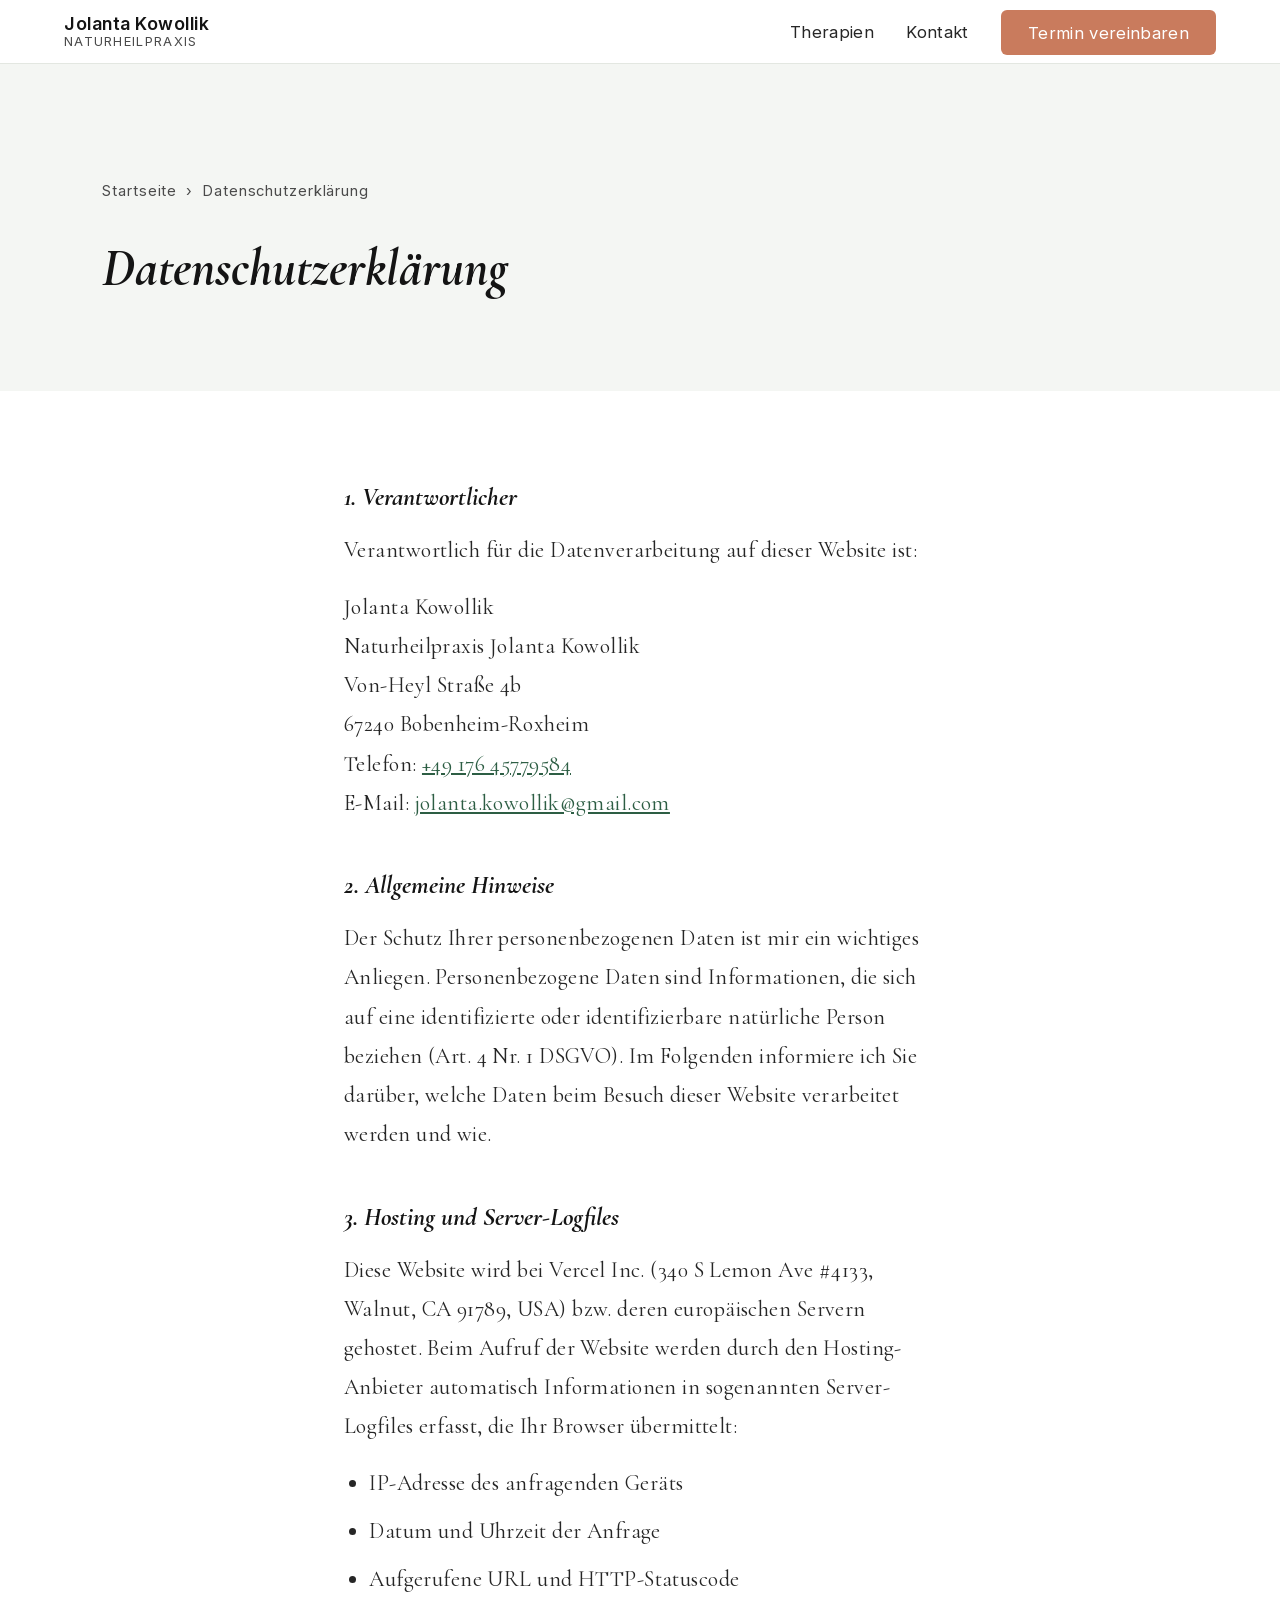
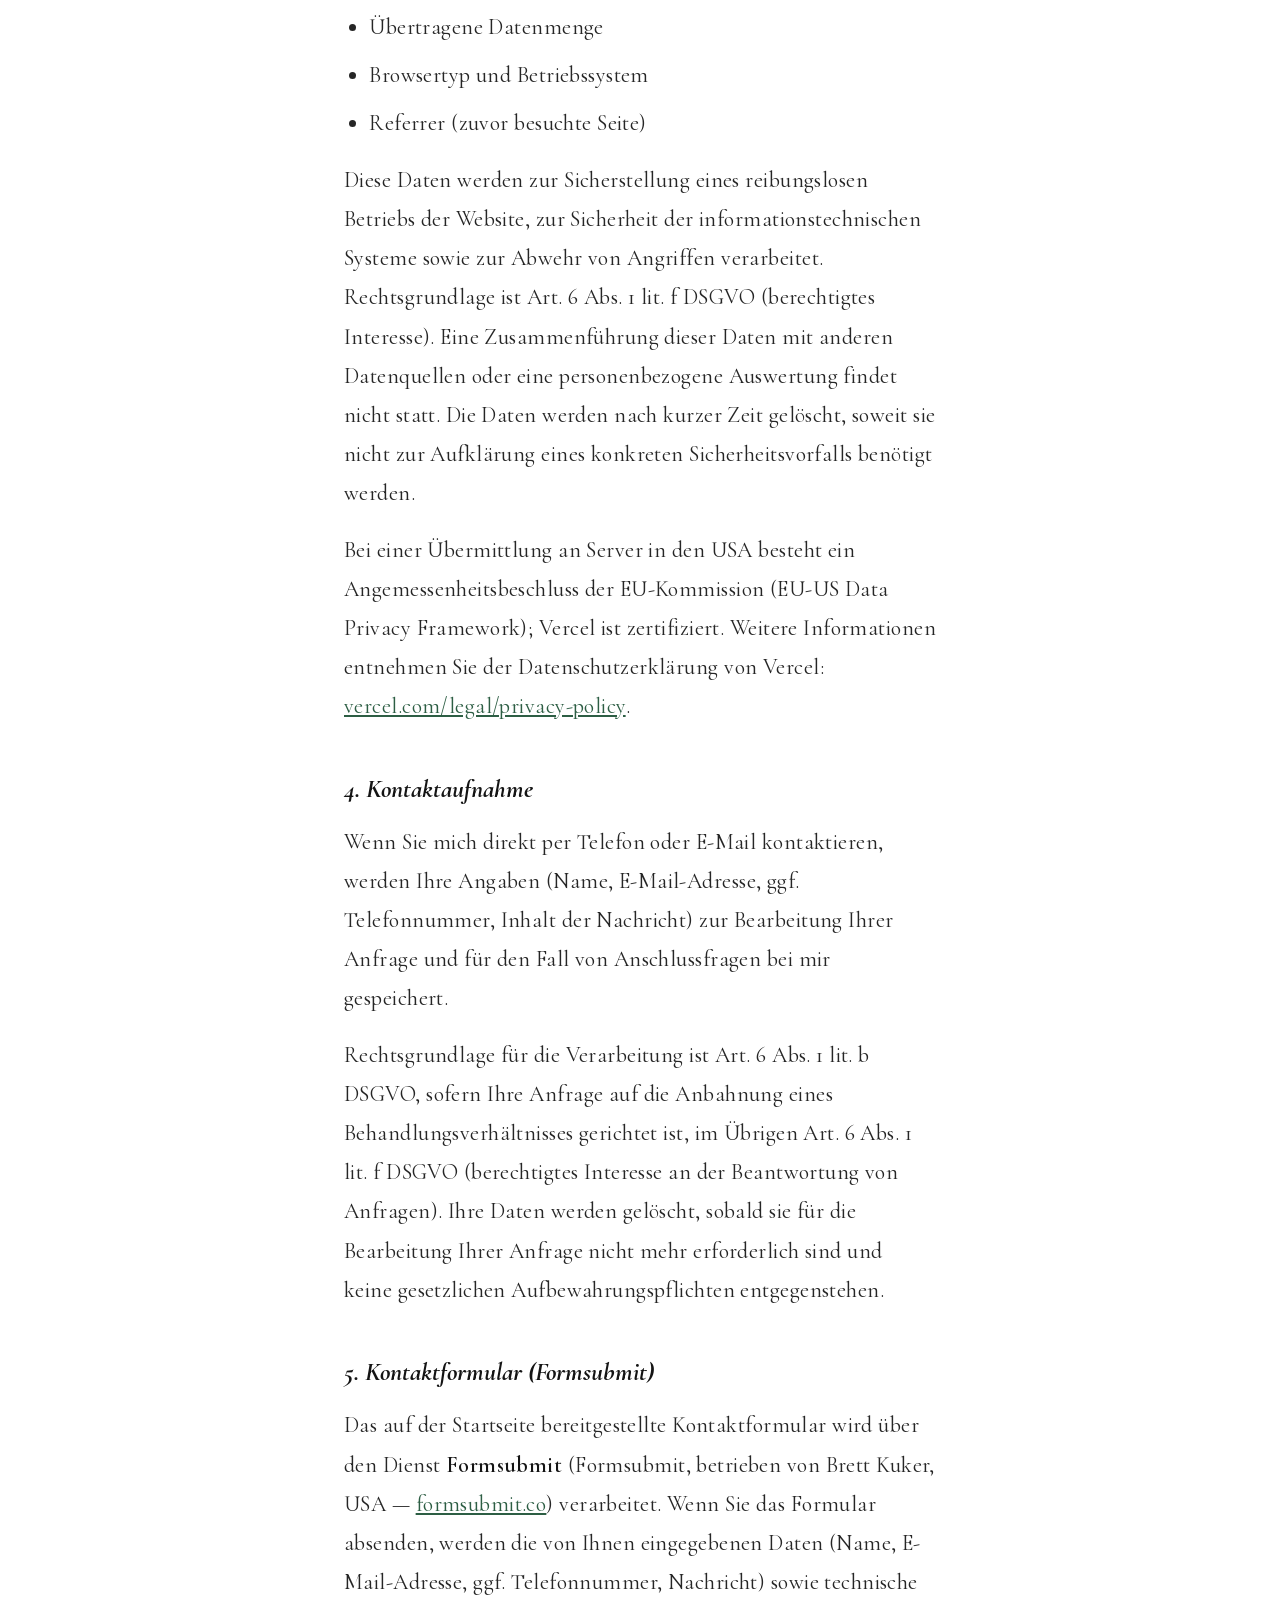
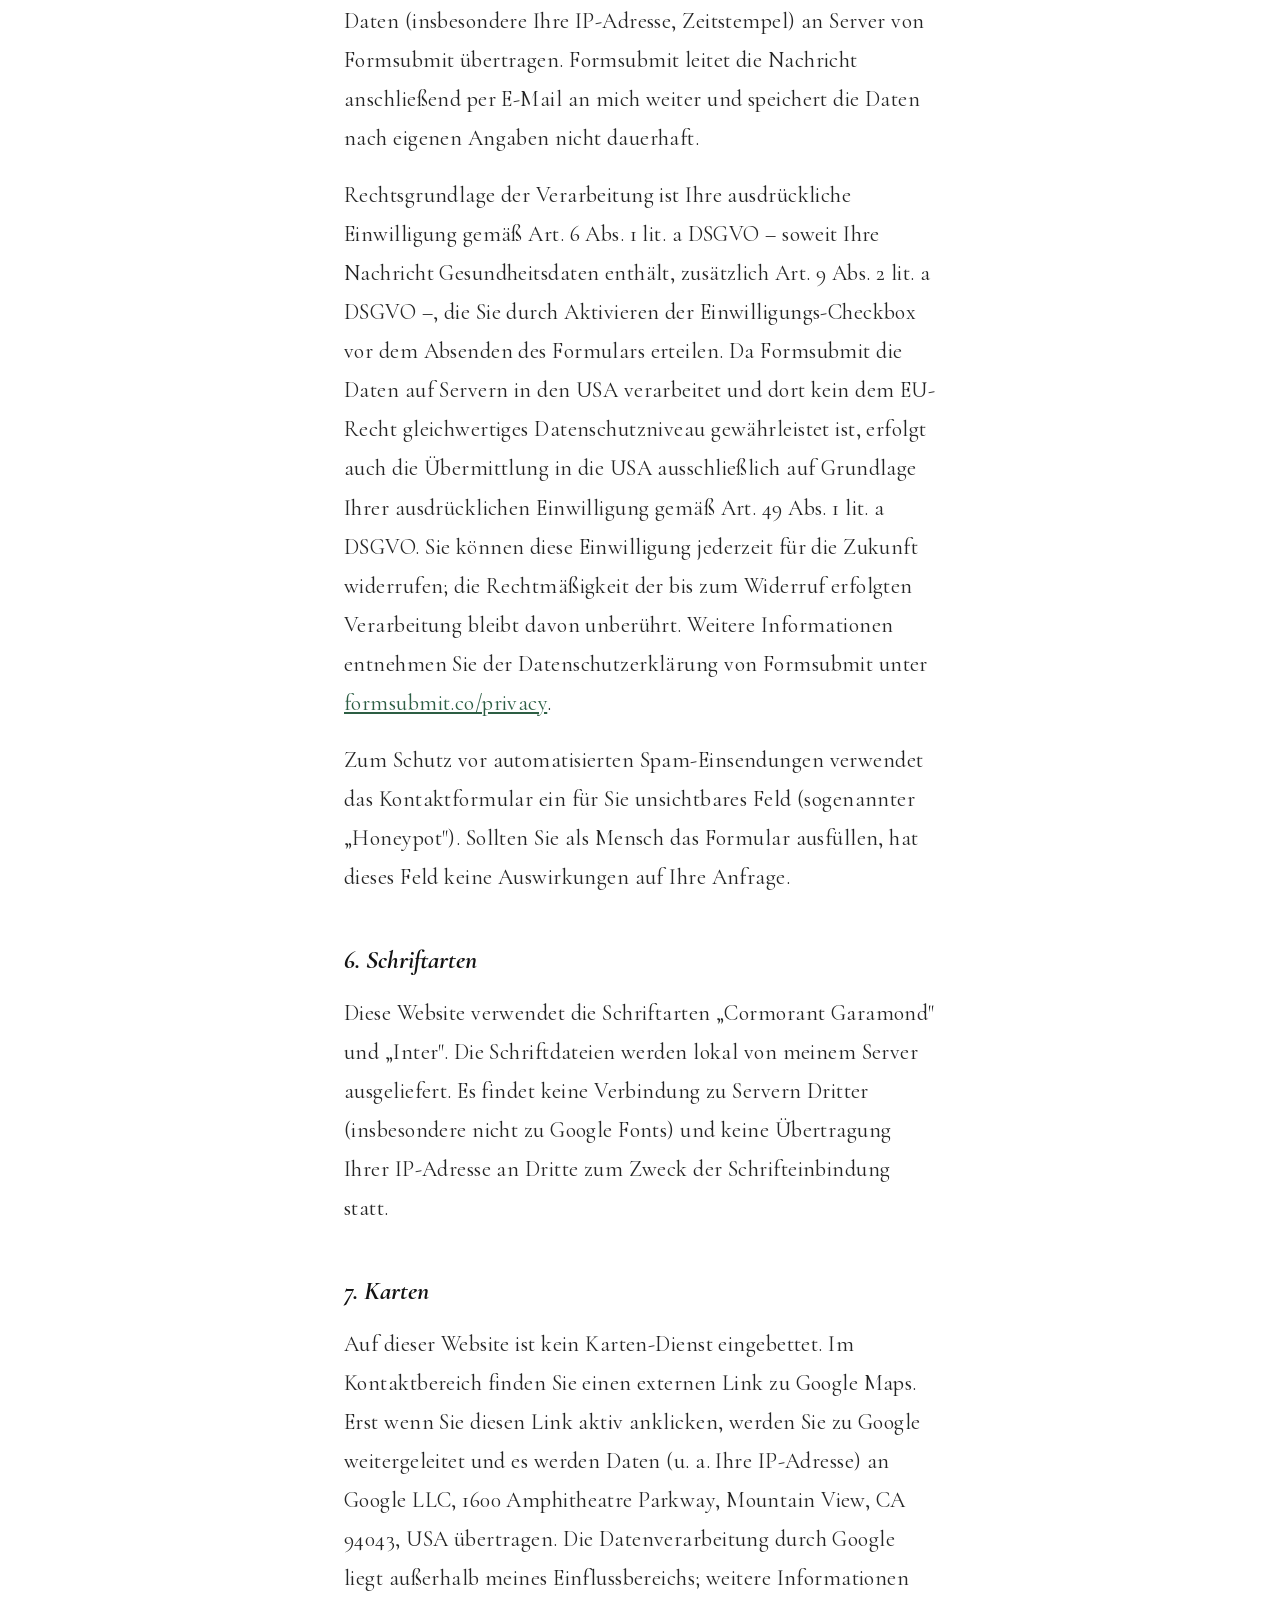
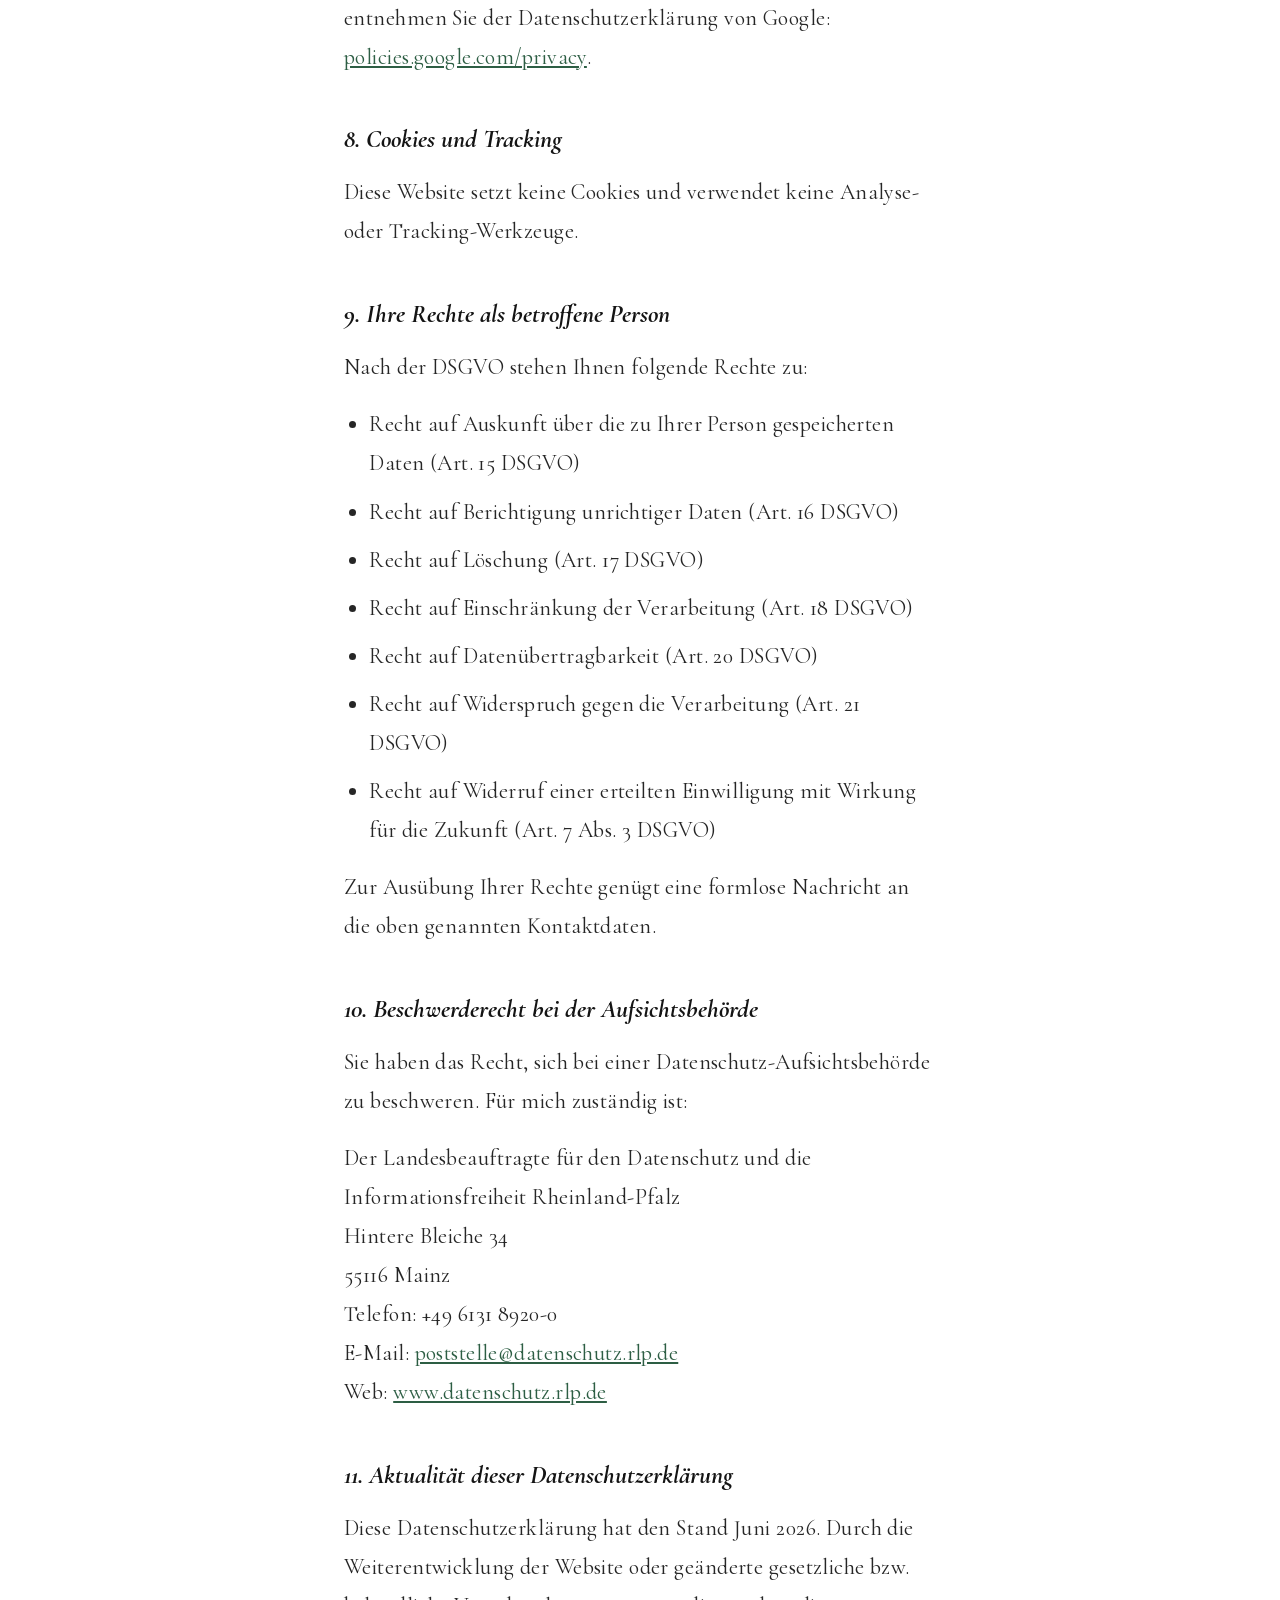
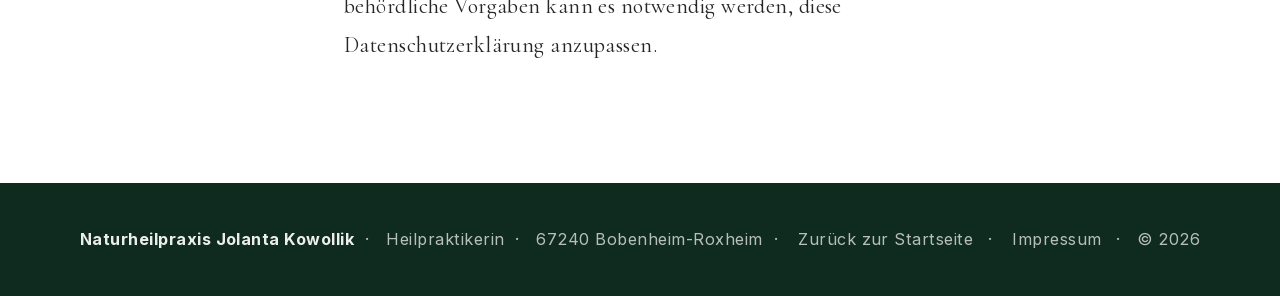
<file: datenschutz.html>
<!DOCTYPE html>
<html lang="de">
<head>
  <meta charset="UTF-8" />
  <meta name="viewport" content="width=device-width, initial-scale=1.0" />
  <title>Datenschutzerklärung · Naturheilpraxis Jolanta Kowollik · Bobenheim-Roxheim</title>
  <meta name="description" content="Datenschutzerklärung der Naturheilpraxis Jolanta Kowollik — DSGVO-konforme Verarbeitung Ihrer Daten." />
  <meta name="robots" content="index, follow" />
  <link rel="canonical" href="https://www.naturheilpraxis-bobenheim.de/datenschutz.html" />
  <link rel="stylesheet" href="fonts/fonts.css" />
  <style>
    *, *::before, *::after { box-sizing: border-box; margin: 0; padding: 0; }
    :root {
      --green:       #2d5e44;
      --green-dark:  #1e4530;
      --green-deep:  #0f2a1e;
      --accent:      #c97b5d;
      --accent-dark: #a55f47;
      --bg:          #ffffff;
      --bg-alt:      #f4f6f3;
      --card:        #ffffff;
      --white:       #ffffff;
      --text:        #141414;
      --text-mid:    #262626;
      --text-muted:  #4a4a4a;
      --border:      #e3e7e1;
    }
    html { scroll-behavior: smooth; font-size: 18px; }
    body {
      font-family: 'Cormorant Garamond', Georgia, serif;
      font-weight: 400; font-size: 22px; line-height: 1.7;
      background: var(--bg); color: var(--text);
    }
    nav {
      position: fixed; top: 0; width: 100%;
      z-index: 100; height: 64px;
      background: var(--card);
      border-bottom: 1px solid var(--border);
      padding: 0 5vw; display: flex; align-items: center; justify-content: space-between;
    }
    .nav-mobile-actions { display: flex; align-items: center; gap: 0.4rem; }
    .nav-tel { display: none; }
    .nav-logo { display: flex; align-items: center; gap: 0.65rem; text-decoration: none; }
    .nav-logo-text {
      font-family: 'Inter', sans-serif;
      font-size: 0.98rem; font-weight: 600; letter-spacing: 0.03em;
      color: var(--text); line-height: 1.2;
    }
    .nav-logo-text small {
      display: block; font-family: 'Inter', sans-serif;
      font-size: 0.72rem; font-weight: 400; letter-spacing: 0.1em;
      text-transform: uppercase; color: var(--text-muted);
    }
    .nav-links { display: flex; align-items: center; gap: 1.8rem; list-style: none; }
    .nav-links a {
      font-family: 'Inter', sans-serif;
      font-size: 0.92rem; font-weight: 400; letter-spacing: 0.02em;
      color: var(--text-mid); text-decoration: none; transition: color 0.2s;
    }
    .nav-links a:hover { color: var(--green); }
    .nav-cta {
      font-family: 'Inter', sans-serif !important;
      background: var(--accent) !important; color: white !important;
      padding: 0.7rem 1.5rem !important; border-radius: 6px;
      letter-spacing: 0.02em !important;
      transition: background 0.2s, transform 0.15s !important;
    }
    .nav-cta:hover { background: var(--accent-dark) !important; transform: translateY(-1px); }
    .nav-hamburger {
      display: none; font-size: 1.5rem; background: none; border: none;
      cursor: pointer; color: var(--text); padding: 0.5rem;
      min-width: 44px; min-height: 44px; align-items: center; justify-content: center;
    }

    .page-hero {
      margin-top: 64px;
      background: var(--bg-alt);
      padding: 6rem 8vw 4.5rem; position: relative; overflow: hidden;
    }
    .breadcrumb {
      font-family: 'Inter', sans-serif;
      font-size: 0.82rem; font-weight: 400; letter-spacing: 0.06em;
      color: var(--text-muted); margin-bottom: 1.6rem;
      display: flex; align-items: center; gap: 0.5rem; flex-wrap: wrap;
    }
    .breadcrumb a {
      color: var(--text-muted); text-decoration: none;
      padding: 0.4rem 0; display: inline-block;
    }
    .breadcrumb a:hover { color: var(--green); }
    .page-hero h1 {
      font-family: 'Cormorant Garamond', Georgia, serif;
      font-size: clamp(2.4rem, 4vw, 3.8rem);
      font-weight: 700; font-style: italic; color: var(--text); line-height: 1.12;
      margin-bottom: 0.7rem; max-width: 720px;
    }

    .content-wrap { max-width: 720px; margin: 0 auto; padding: 5rem 5vw 5.5rem; }
    .legal h2 {
      font-family: 'Cormorant Garamond', Georgia, serif;
      font-size: clamp(1.4rem, 2vw, 1.7rem);
      font-weight: 700; font-style: italic; color: var(--text);
      margin: 2.6rem 0 1rem; line-height: 1.25;
    }
    .legal h2:first-child { margin-top: 0; }
    .legal p, .legal li {
      font-size: 1.22rem; font-weight: 400; letter-spacing: 0.02em;
      color: var(--text-mid); line-height: 1.78;
    }
    .legal p { margin-bottom: 1rem; }
    .legal ul { padding-left: 1.4rem; margin-bottom: 1rem; }
    .legal li { margin-bottom: 0.5rem; }
    .legal a { color: var(--green); text-decoration: underline; }
    .legal a:hover { color: var(--green-dark); }
    .legal strong { color: var(--text); font-weight: 600; }
    .legal .placeholder {
      display: inline-block;
      background: #fff4d6; color: #7a5b00;
      padding: 0.05rem 0.45rem; border-radius: 3px;
      font-family: 'Inter', sans-serif; font-size: 0.92rem; font-weight: 500;
    }

    footer {
      background: var(--green-deep); color: rgba(255,255,255,0.7);
      padding: 2rem 5vw; text-align: center;
      font-family: 'Inter', sans-serif;
      font-size: 0.9rem; font-weight: 400; letter-spacing: 0.03em;
    }
    footer strong { color: rgba(255,255,255,0.92); }
    footer a {
      color: rgba(255,255,255,0.7); text-decoration: none;
      padding: 0.4rem 0.2rem; display: inline-block;
    }
    footer a:hover { color: white; }

    /* ── MOBILE STICKY CTA BAR ── */
    .mobile-sticky-bar { display: none; }

    @media (min-width: 1200px) {
      body { font-size: 24px; }
    }
    @media (max-width: 768px) {
      .nav-hamburger { display: flex; }
      .nav-links { display: none; }
      .nav-links.open {
        display: flex; position: absolute; top: 64px; left: 0; width: 100%;
        flex-direction: column; background: var(--card);
        border-bottom: 1px solid var(--border); padding: 1rem 5vw;
      }
      .page-hero h1 { font-size: 2.2rem; }
      .page-hero { padding: 5rem 6vw 3rem; }
      .content-wrap { padding: 3.5rem 5vw 4rem; }

      .mobile-sticky-bar {
        display: flex;
        position: fixed; bottom: 0; left: 0; right: 0;
        z-index: 90;
        background: var(--card);
        border-top: 1px solid var(--border);
        box-shadow: 0 -4px 16px rgba(0, 0, 0, 0.08);
        padding: 0.6rem 0.8rem calc(0.6rem + env(safe-area-inset-bottom));
        gap: 0.6rem;
      }
      .mobile-sticky-bar a {
        flex: 1;
        display: flex; align-items: center; justify-content: center;
        gap: 0.5rem; min-height: 52px;
        border-radius: 8px;
        font-family: 'Inter', sans-serif;
        font-size: 0.95rem; font-weight: 600;
        text-decoration: none; letter-spacing: 0.02em;
        transition: transform 0.15s, background 0.2s;
      }
      .mobile-sticky-bar a:active { transform: scale(0.97); }
      .mobile-sticky-bar .sb-call {
        background: var(--green); color: #fff;
        box-shadow: 0 2px 8px rgba(45, 94, 68, 0.25);
      }
      .mobile-sticky-bar .sb-call:hover { background: var(--green-dark); }
      .mobile-sticky-bar .sb-cta {
        background: var(--accent); color: #fff;
        box-shadow: 0 2px 8px rgba(201, 123, 93, 0.25);
      }
      .mobile-sticky-bar .sb-cta:hover { background: var(--accent-dark); }

      body { padding-bottom: 80px; }
      body.bar-hidden { padding-bottom: 0; }
      body.bar-hidden .mobile-sticky-bar { display: none; }

      .nav-tel {
        display: inline-flex;
        align-items: center; justify-content: center;
        min-width: 44px; min-height: 44px;
        color: var(--green);
        text-decoration: none;
        margin-right: 0.3rem;
      }
      .nav-tel:active { transform: scale(0.92); }
    }
    @media (max-width: 480px) {
      body { font-size: 20px; }
    }
  </style>
</head>
<body>

  <nav>
    <a href="index.html" class="nav-logo">
      <div class="nav-logo-text">
        Jolanta Kowollik
        <small>Naturheilpraxis</small>
      </div>
    </a>
    <button class="nav-hamburger" aria-label="Menü" onclick="this.parentElement.querySelector('.nav-links').classList.toggle('open')">&#9776;</button>
    <ul class="nav-links">
      <li><a href="index.html#leistungen">Therapien</a></li>
      <li><a href="index.html#kontakt">Kontakt</a></li>
      <li><a href="index.html#kontakt" class="nav-cta">Termin vereinbaren</a></li>
    </ul>
  </nav>

  <section class="page-hero">
    <p class="breadcrumb">
      <a href="index.html">Startseite</a>
      <span>›</span>
      Datenschutzerklärung
    </p>
    <h1>Datenschutzerklärung</h1>
  </section>

  <div class="content-wrap legal">

    <h2>1. Verantwortlicher</h2>
    <p>Verantwortlich für die Datenverarbeitung auf dieser Website ist:</p>
    <p>
      Jolanta Kowollik<br>
      Naturheilpraxis Jolanta Kowollik<br>
      Von-Heyl Straße 4b<br>
      67240 Bobenheim-Roxheim<br>
      Telefon: <a href="tel:+4917645779584">+49 176 45779584</a><br>
      E-Mail: <a href="mailto:jolanta.kowollik@gmail.com">jolanta.kowollik@gmail.com</a>
    </p>

    <h2>2. Allgemeine Hinweise</h2>
    <p>
      Der Schutz Ihrer personenbezogenen Daten ist mir ein wichtiges Anliegen. Personenbezogene Daten sind Informationen, die sich auf eine identifizierte oder identifizierbare natürliche Person beziehen (Art. 4 Nr. 1 DSGVO). Im Folgenden informiere ich Sie darüber, welche Daten beim Besuch dieser Website verarbeitet werden und wie.
    </p>

    <h2>3. Hosting und Server-Logfiles</h2>
    <p>
      Diese Website wird bei Vercel Inc. (340 S Lemon Ave #4133, Walnut, CA 91789, USA) bzw. deren europäischen Servern gehostet. Beim Aufruf der Website werden durch den Hosting-Anbieter automatisch Informationen in sogenannten Server-Logfiles erfasst, die Ihr Browser übermittelt:
    </p>
    <ul>
      <li>IP-Adresse des anfragenden Geräts</li>
      <li>Datum und Uhrzeit der Anfrage</li>
      <li>Aufgerufene URL und HTTP-Statuscode</li>
      <li>Übertragene Datenmenge</li>
      <li>Browsertyp und Betriebssystem</li>
      <li>Referrer (zuvor besuchte Seite)</li>
    </ul>
    <p>
      Diese Daten werden zur Sicherstellung eines reibungslosen Betriebs der Website, zur Sicherheit der informationstechnischen Systeme sowie zur Abwehr von Angriffen verarbeitet. Rechtsgrundlage ist Art. 6 Abs. 1 lit. f DSGVO (berechtigtes Interesse). Eine Zusammenführung dieser Daten mit anderen Datenquellen oder eine personenbezogene Auswertung findet nicht statt. Die Daten werden nach kurzer Zeit gelöscht, soweit sie nicht zur Aufklärung eines konkreten Sicherheitsvorfalls benötigt werden.
    </p>
    <p>
      Bei einer Übermittlung an Server in den USA besteht ein Angemessenheitsbeschluss der EU-Kommission (EU-US Data Privacy Framework); Vercel ist zertifiziert. Weitere Informationen entnehmen Sie der Datenschutzerklärung von Vercel: <a href="https://vercel.com/legal/privacy-policy" target="_blank" rel="noopener noreferrer">vercel.com/legal/privacy-policy</a>.
    </p>

    <h2>4. Kontaktaufnahme</h2>
    <p>
      Wenn Sie mich direkt per Telefon oder E-Mail kontaktieren, werden Ihre Angaben (Name, E-Mail-Adresse, ggf. Telefonnummer, Inhalt der Nachricht) zur Bearbeitung Ihrer Anfrage und für den Fall von Anschlussfragen bei mir gespeichert.
    </p>
    <p>
      Rechtsgrundlage für die Verarbeitung ist Art. 6 Abs. 1 lit. b DSGVO, sofern Ihre Anfrage auf die Anbahnung eines Behandlungsverhältnisses gerichtet ist, im Übrigen Art. 6 Abs. 1 lit. f DSGVO (berechtigtes Interesse an der Beantwortung von Anfragen). Ihre Daten werden gelöscht, sobald sie für die Bearbeitung Ihrer Anfrage nicht mehr erforderlich sind und keine gesetzlichen Aufbewahrungspflichten entgegenstehen.
    </p>

    <h2>5. Kontaktformular (Formsubmit)</h2>
    <p>
      Das auf der Startseite bereitgestellte Kontaktformular wird über den Dienst <strong>Formsubmit</strong> (Formsubmit, betrieben von Brett Kuker, USA — <a href="https://formsubmit.co" target="_blank" rel="noopener noreferrer">formsubmit.co</a>) verarbeitet. Wenn Sie das Formular absenden, werden die von Ihnen eingegebenen Daten (Name, E-Mail-Adresse, ggf. Telefonnummer, Nachricht) sowie technische Daten (insbesondere Ihre IP-Adresse, Zeitstempel) an Server von Formsubmit übertragen. Formsubmit leitet die Nachricht anschließend per E-Mail an mich weiter und speichert die Daten nach eigenen Angaben nicht dauerhaft.
    </p>
    <p>
      Rechtsgrundlage der Verarbeitung ist Ihre ausdrückliche Einwilligung gemäß Art. 6 Abs. 1 lit. a DSGVO – soweit Ihre Nachricht Gesundheitsdaten enthält, zusätzlich Art. 9 Abs. 2 lit. a DSGVO –, die Sie durch Aktivieren der Einwilligungs-Checkbox vor dem Absenden des Formulars erteilen. Da Formsubmit die Daten auf Servern in den USA verarbeitet und dort kein dem EU-Recht gleichwertiges Datenschutzniveau gewährleistet ist, erfolgt auch die Übermittlung in die USA ausschließlich auf Grundlage Ihrer ausdrücklichen Einwilligung gemäß Art. 49 Abs. 1 lit. a DSGVO. Sie können diese Einwilligung jederzeit für die Zukunft widerrufen; die Rechtmäßigkeit der bis zum Widerruf erfolgten Verarbeitung bleibt davon unberührt. Weitere Informationen entnehmen Sie der Datenschutzerklärung von Formsubmit unter <a href="https://formsubmit.co/privacy" target="_blank" rel="noopener noreferrer">formsubmit.co/privacy</a>.
    </p>
    <p>
      Zum Schutz vor automatisierten Spam-Einsendungen verwendet das Kontaktformular ein für Sie unsichtbares Feld (sogenannter „Honeypot"). Sollten Sie als Mensch das Formular ausfüllen, hat dieses Feld keine Auswirkungen auf Ihre Anfrage.
    </p>

    <h2>6. Schriftarten</h2>
    <p>
      Diese Website verwendet die Schriftarten „Cormorant Garamond" und „Inter". Die Schriftdateien werden lokal von meinem Server ausgeliefert. Es findet keine Verbindung zu Servern Dritter (insbesondere nicht zu Google Fonts) und keine Übertragung Ihrer IP-Adresse an Dritte zum Zweck der Schrifteinbindung statt.
    </p>

    <h2>7. Karten</h2>
    <p>
      Auf dieser Website ist kein Karten-Dienst eingebettet. Im Kontaktbereich finden Sie einen externen Link zu Google Maps. Erst wenn Sie diesen Link aktiv anklicken, werden Sie zu Google weitergeleitet und es werden Daten (u. a. Ihre IP-Adresse) an Google LLC, 1600 Amphitheatre Parkway, Mountain View, CA 94043, USA übertragen. Die Datenverarbeitung durch Google liegt außerhalb meines Einflussbereichs; weitere Informationen entnehmen Sie der Datenschutzerklärung von Google: <a href="https://policies.google.com/privacy" target="_blank" rel="noopener noreferrer">policies.google.com/privacy</a>.
    </p>

    <h2>8. Cookies und Tracking</h2>
    <p>
      Diese Website setzt keine Cookies und verwendet keine Analyse- oder Tracking-Werkzeuge.
    </p>

    <h2>9. Ihre Rechte als betroffene Person</h2>
    <p>Nach der DSGVO stehen Ihnen folgende Rechte zu:</p>
    <ul>
      <li>Recht auf Auskunft über die zu Ihrer Person gespeicherten Daten (Art. 15 DSGVO)</li>
      <li>Recht auf Berichtigung unrichtiger Daten (Art. 16 DSGVO)</li>
      <li>Recht auf Löschung (Art. 17 DSGVO)</li>
      <li>Recht auf Einschränkung der Verarbeitung (Art. 18 DSGVO)</li>
      <li>Recht auf Datenübertragbarkeit (Art. 20 DSGVO)</li>
      <li>Recht auf Widerspruch gegen die Verarbeitung (Art. 21 DSGVO)</li>
      <li>Recht auf Widerruf einer erteilten Einwilligung mit Wirkung für die Zukunft (Art. 7 Abs. 3 DSGVO)</li>
    </ul>
    <p>
      Zur Ausübung Ihrer Rechte genügt eine formlose Nachricht an die oben genannten Kontaktdaten.
    </p>

    <h2>10. Beschwerderecht bei der Aufsichtsbehörde</h2>
    <p>Sie haben das Recht, sich bei einer Datenschutz-Aufsichtsbehörde zu beschweren. Für mich zuständig ist:</p>
    <p>
      Der Landesbeauftragte für den Datenschutz und die Informationsfreiheit Rheinland-Pfalz<br>
      Hintere Bleiche 34<br>
      55116 Mainz<br>
      Telefon: +49 6131 8920-0<br>
      E-Mail: <a href="mailto:poststelle@datenschutz.rlp.de">poststelle@datenschutz.rlp.de</a><br>
      Web: <a href="https://www.datenschutz.rlp.de/" target="_blank" rel="noopener noreferrer">www.datenschutz.rlp.de</a>
    </p>

    <h2>11. Aktualität dieser Datenschutzerklärung</h2>
    <p>
      Diese Datenschutzerklärung hat den Stand Juni 2026. Durch die Weiterentwicklung der Website oder geänderte gesetzliche bzw. behördliche Vorgaben kann es notwendig werden, diese Datenschutzerklärung anzupassen.
    </p>

  </div>

  <footer>
    <strong>Naturheilpraxis Jolanta Kowollik</strong>&nbsp; · &nbsp;
    Heilpraktikerin&nbsp; · &nbsp;
    67240 Bobenheim-Roxheim&nbsp; · &nbsp;
    <a href="index.html">Zurück zur Startseite</a>&nbsp; · &nbsp;
    <a href="impressum.html">Impressum</a>&nbsp; · &nbsp;
    &copy; 2026
  </footer>

  <!-- STICKY MOBILE CTA BAR -->
  <div class="mobile-sticky-bar">
    <a class="sb-call" href="tel:+4917645779584" aria-label="Anrufen">
      <svg width="20" height="20" viewBox="0 0 24 24" fill="none" stroke="currentColor" stroke-width="2" stroke-linecap="round" stroke-linejoin="round" aria-hidden="true"><path d="M22 16.92v3a2 2 0 0 1-2.18 2 19.79 19.79 0 0 1-8.63-3.07 19.5 19.5 0 0 1-6-6 19.79 19.79 0 0 1-3.07-8.67A2 2 0 0 1 4.11 2h3a2 2 0 0 1 2 1.72c.13.96.36 1.9.7 2.81a2 2 0 0 1-.45 2.11L8.09 9.91a16 16 0 0 0 6 6l1.27-1.27a2 2 0 0 1 2.11-.45c.91.34 1.85.57 2.81.7A2 2 0 0 1 22 16.92z"/></svg>
      Anrufen
    </a>
    <a class="sb-cta" href="index.html#kontakt">Termin&nbsp;→</a>
  </div>

</body>
</html>
</file>
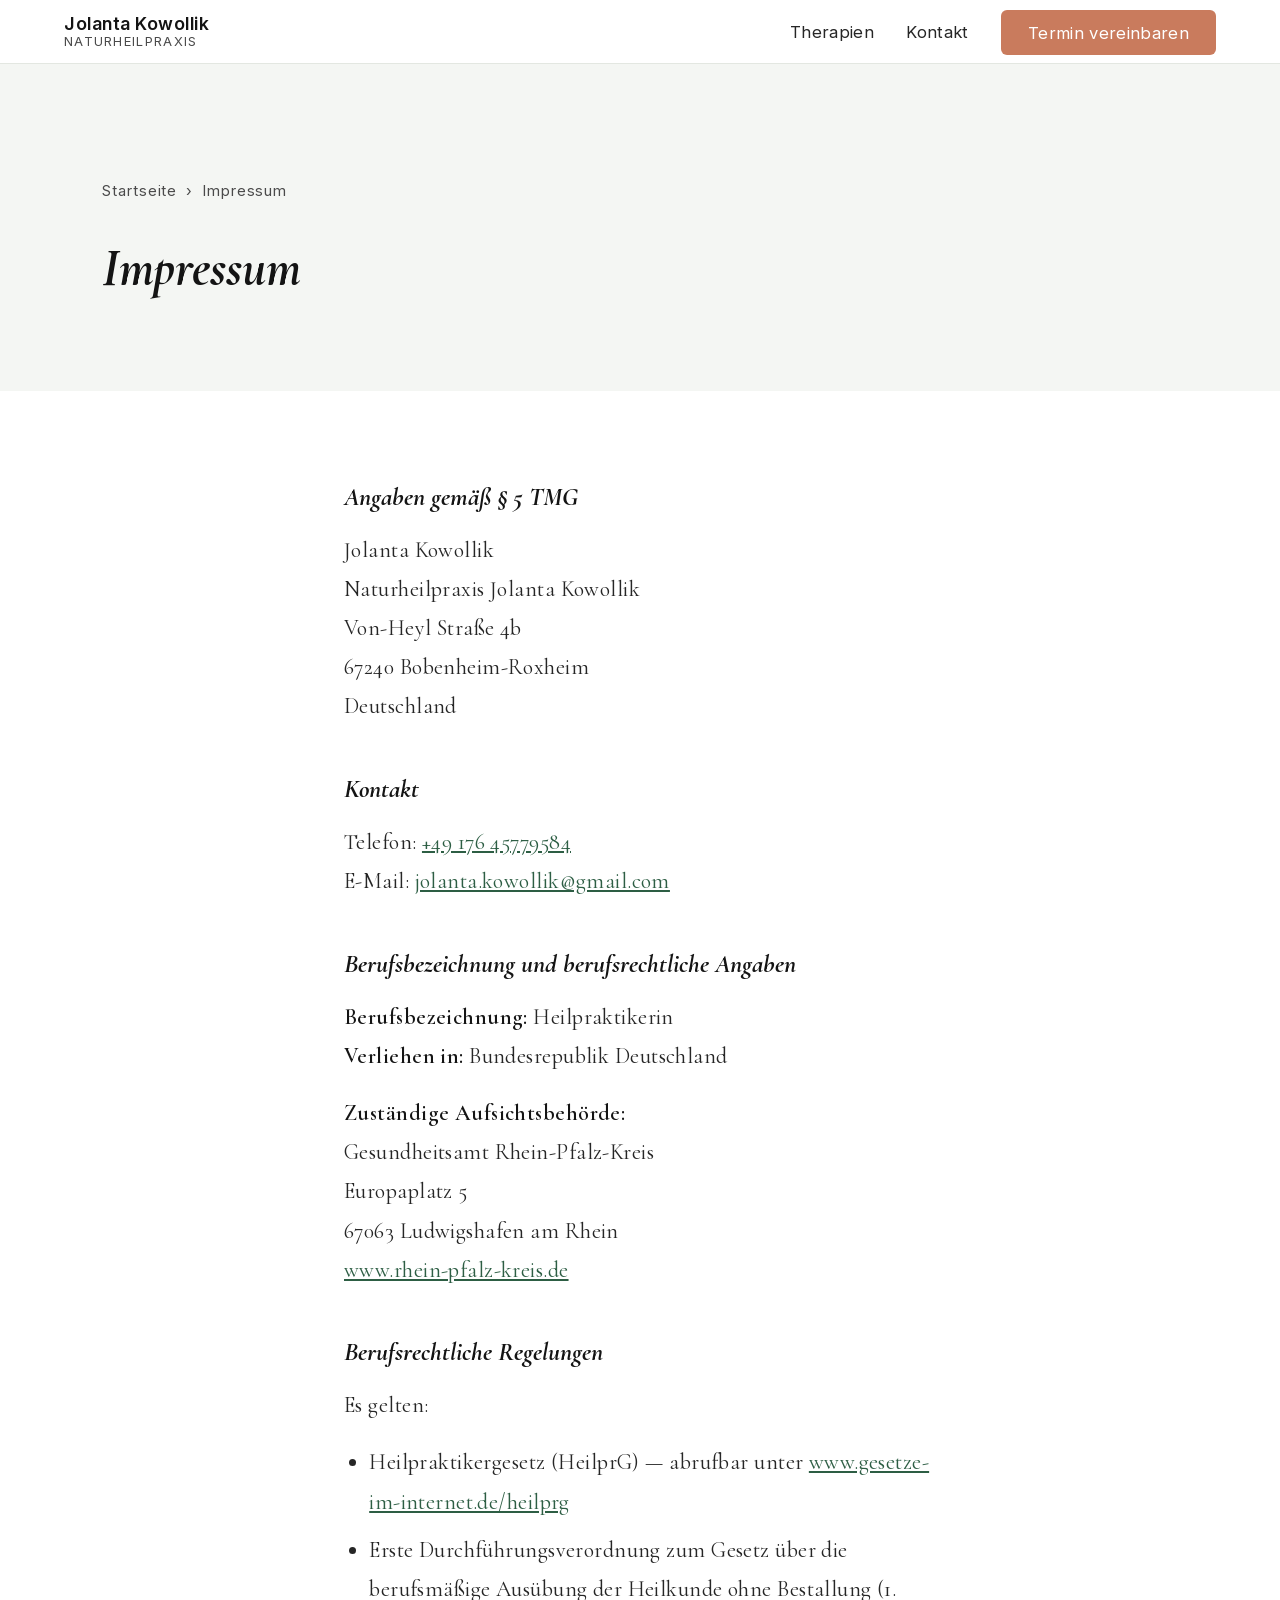
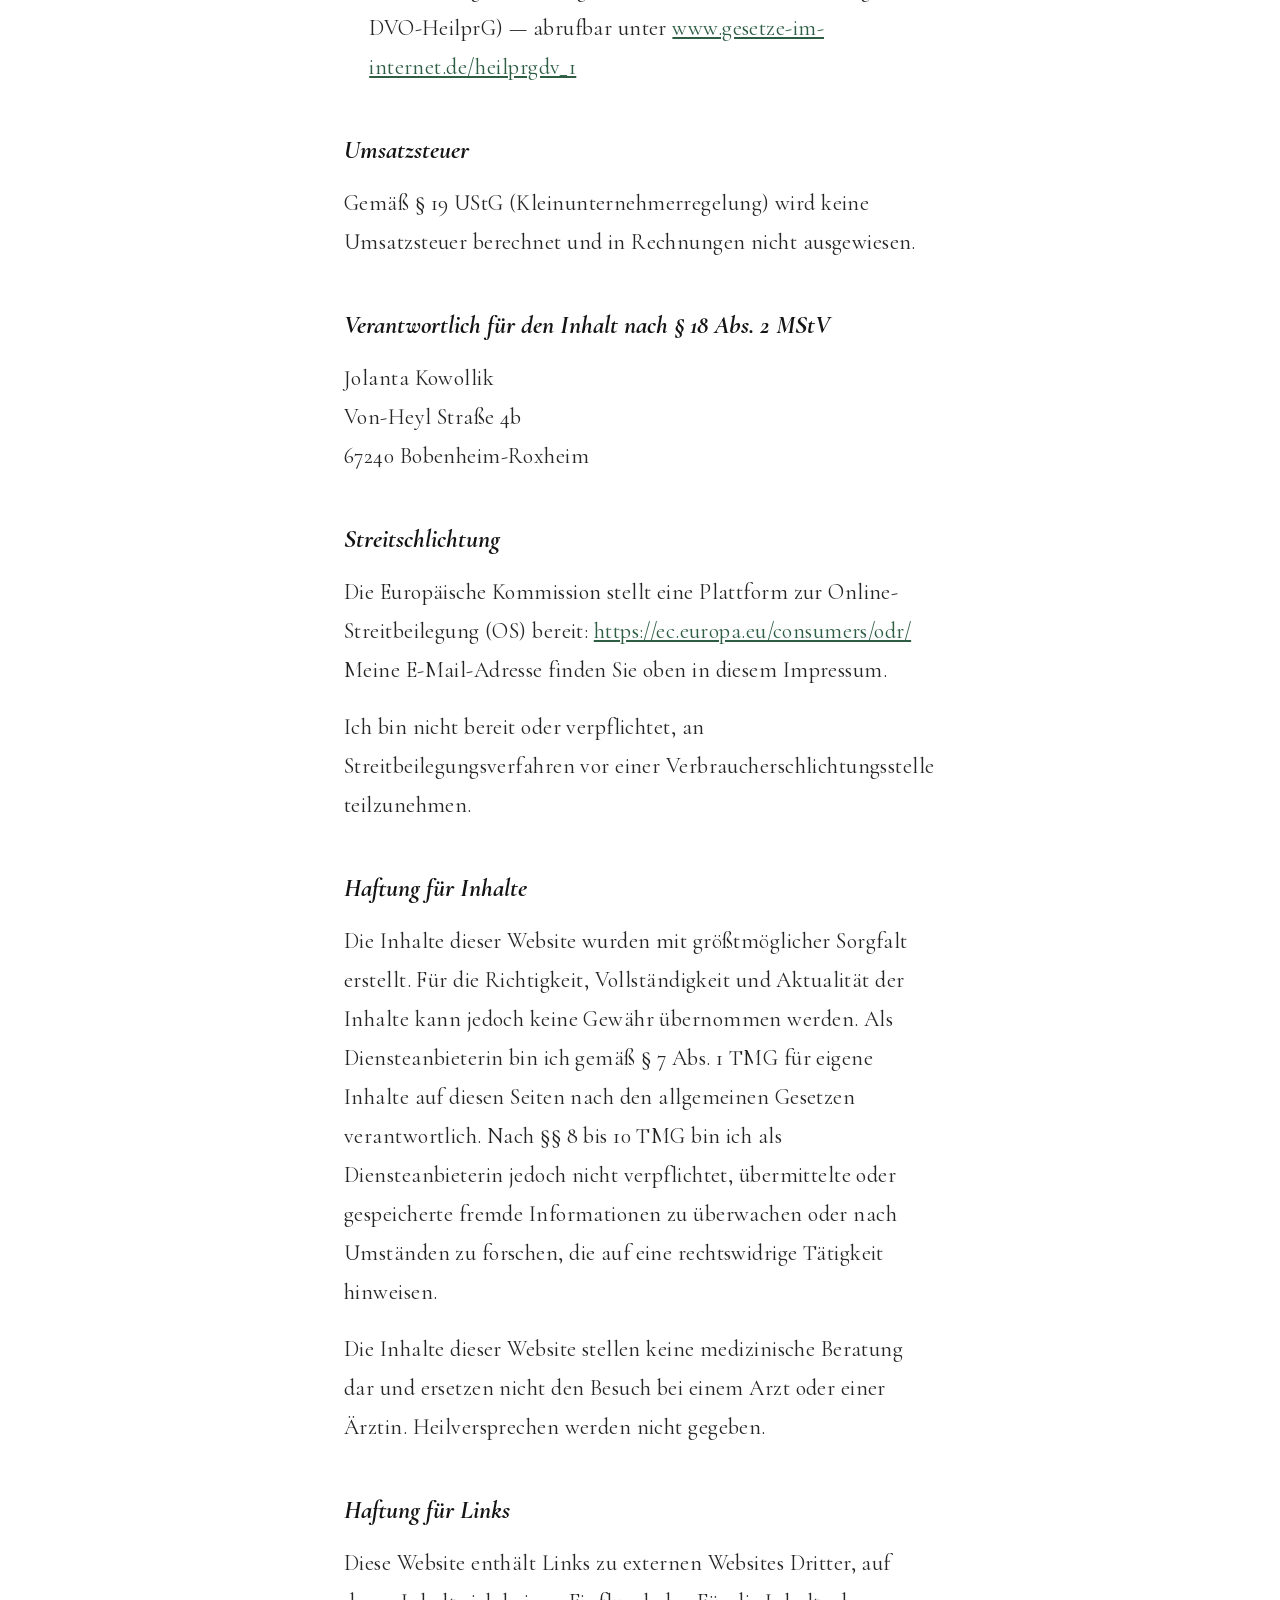
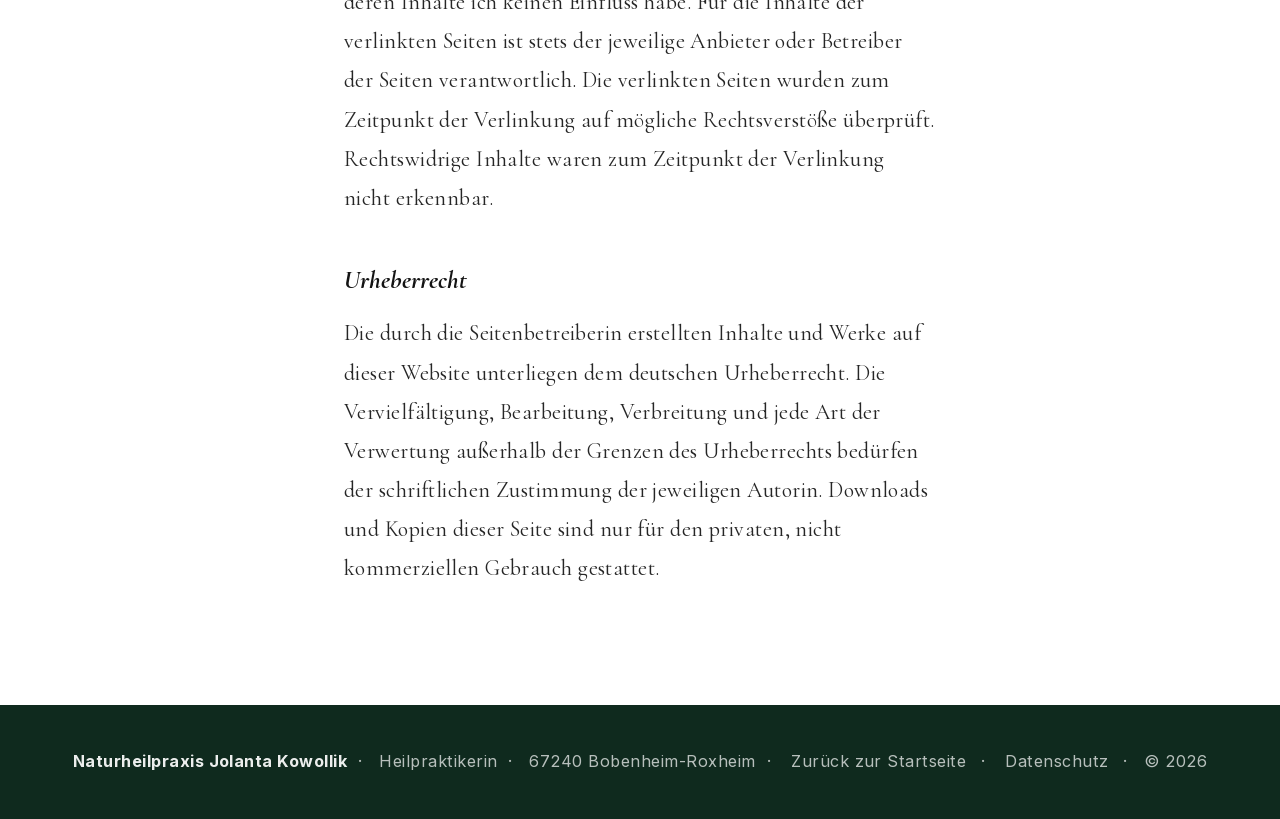
<file: impressum.html>
<!DOCTYPE html>
<html lang="de">
<head>
  <meta charset="UTF-8" />
  <meta name="viewport" content="width=device-width, initial-scale=1.0" />
  <title>Impressum · Naturheilpraxis Jolanta Kowollik · Bobenheim-Roxheim</title>
  <meta name="description" content="Impressum der Naturheilpraxis Jolanta Kowollik — Heilpraktikerin in Bobenheim-Roxheim. Angaben gemäß § 5 TMG." />
  <meta name="robots" content="index, follow" />
  <link rel="canonical" href="https://www.naturheilpraxis-bobenheim.de/impressum.html" />
  <link rel="stylesheet" href="fonts/fonts.css" />
  <style>
    *, *::before, *::after { box-sizing: border-box; margin: 0; padding: 0; }
    :root {
      --green:       #2d5e44;
      --green-dark:  #1e4530;
      --green-deep:  #0f2a1e;
      --accent:      #c97b5d;
      --accent-dark: #a55f47;
      --bg:          #ffffff;
      --bg-alt:      #f4f6f3;
      --card:        #ffffff;
      --white:       #ffffff;
      --text:        #141414;
      --text-mid:    #262626;
      --text-muted:  #4a4a4a;
      --border:      #e3e7e1;
    }
    html { scroll-behavior: smooth; font-size: 18px; }
    body {
      font-family: 'Cormorant Garamond', Georgia, serif;
      font-weight: 400; font-size: 22px; line-height: 1.7;
      background: var(--bg); color: var(--text);
    }
    nav {
      position: fixed; top: 0; width: 100%;
      z-index: 100; height: 64px;
      background: var(--card);
      border-bottom: 1px solid var(--border);
      padding: 0 5vw; display: flex; align-items: center; justify-content: space-between;
    }
    .nav-mobile-actions { display: flex; align-items: center; gap: 0.4rem; }
    .nav-tel { display: none; }
    .nav-logo { display: flex; align-items: center; gap: 0.65rem; text-decoration: none; }
    .nav-logo-icon { display: none; }
    .nav-logo-text {
      font-family: 'Inter', sans-serif;
      font-size: 0.98rem; font-weight: 600; letter-spacing: 0.03em;
      color: var(--text); line-height: 1.2;
    }
    .nav-logo-text small {
      display: block; font-family: 'Inter', sans-serif;
      font-size: 0.72rem; font-weight: 400; letter-spacing: 0.1em;
      text-transform: uppercase; color: var(--text-muted);
    }
    .nav-links { display: flex; align-items: center; gap: 1.8rem; list-style: none; }
    .nav-links a {
      font-family: 'Inter', sans-serif;
      font-size: 0.92rem; font-weight: 400; letter-spacing: 0.02em;
      color: var(--text-mid); text-decoration: none; transition: color 0.2s;
    }
    .nav-links a:hover { color: var(--green); }
    .nav-cta {
      font-family: 'Inter', sans-serif !important;
      background: var(--accent) !important; color: white !important;
      padding: 0.7rem 1.5rem !important; border-radius: 6px;
      letter-spacing: 0.02em !important;
      transition: background 0.2s, transform 0.15s !important;
    }
    .nav-cta:hover { background: var(--accent-dark) !important; transform: translateY(-1px); }
    .nav-hamburger {
      display: none; font-size: 1.5rem; background: none; border: none;
      cursor: pointer; color: var(--text); padding: 0.5rem;
      min-width: 44px; min-height: 44px; align-items: center; justify-content: center;
    }

    .page-hero {
      margin-top: 64px;
      background: var(--bg-alt);
      padding: 6rem 8vw 4.5rem; position: relative; overflow: hidden;
    }
    .breadcrumb {
      font-family: 'Inter', sans-serif;
      font-size: 0.82rem; font-weight: 400; letter-spacing: 0.06em;
      color: var(--text-muted); margin-bottom: 1.6rem;
      display: flex; align-items: center; gap: 0.5rem; flex-wrap: wrap;
    }
    .breadcrumb a {
      color: var(--text-muted); text-decoration: none;
      padding: 0.4rem 0; display: inline-block;
    }
    .breadcrumb a:hover { color: var(--green); }
    .page-hero h1 {
      font-family: 'Cormorant Garamond', Georgia, serif;
      font-size: clamp(2.4rem, 4vw, 3.8rem);
      font-weight: 700; font-style: italic; color: var(--text); line-height: 1.12;
      margin-bottom: 0.7rem; max-width: 720px;
    }

    .content-wrap { max-width: 720px; margin: 0 auto; padding: 5rem 5vw 5.5rem; }
    .legal h2 {
      font-family: 'Cormorant Garamond', Georgia, serif;
      font-size: clamp(1.4rem, 2vw, 1.7rem);
      font-weight: 700; font-style: italic; color: var(--text);
      margin: 2.6rem 0 1rem; line-height: 1.25;
    }
    .legal h2:first-child { margin-top: 0; }
    .legal p, .legal li {
      font-size: 1.22rem; font-weight: 400; letter-spacing: 0.02em;
      color: var(--text-mid); line-height: 1.78;
    }
    .legal p { margin-bottom: 1rem; }
    .legal ul { padding-left: 1.4rem; margin-bottom: 1rem; }
    .legal li { margin-bottom: 0.5rem; }
    .legal a { color: var(--green); text-decoration: underline; }
    .legal a:hover { color: var(--green-dark); }
    .legal strong { color: var(--text); font-weight: 600; }
    .legal .placeholder {
      display: inline-block;
      background: #fff4d6; color: #7a5b00;
      padding: 0.05rem 0.45rem; border-radius: 3px;
      font-family: 'Inter', sans-serif; font-size: 0.92rem; font-weight: 500;
    }

    footer {
      background: var(--green-deep); color: rgba(255,255,255,0.7);
      padding: 2rem 5vw; text-align: center;
      font-family: 'Inter', sans-serif;
      font-size: 0.9rem; font-weight: 400; letter-spacing: 0.03em;
    }
    footer strong { color: rgba(255,255,255,0.92); }
    footer a {
      color: rgba(255,255,255,0.7); text-decoration: none;
      padding: 0.4rem 0.2rem; display: inline-block;
    }
    footer a:hover { color: white; }

    /* ── MOBILE STICKY CTA BAR ── */
    .mobile-sticky-bar { display: none; }

    @media (min-width: 1200px) {
      body { font-size: 24px; }
    }
    @media (max-width: 768px) {
      .nav-hamburger { display: flex; }
      .nav-links { display: none; }
      .nav-links.open {
        display: flex; position: absolute; top: 64px; left: 0; width: 100%;
        flex-direction: column; background: var(--card);
        border-bottom: 1px solid var(--border); padding: 1rem 5vw;
      }
      .page-hero h1 { font-size: 2.2rem; }
      .page-hero { padding: 5rem 6vw 3rem; }
      .content-wrap { padding: 3.5rem 5vw 4rem; }

      .mobile-sticky-bar {
        display: flex;
        position: fixed; bottom: 0; left: 0; right: 0;
        z-index: 90;
        background: var(--card);
        border-top: 1px solid var(--border);
        box-shadow: 0 -4px 16px rgba(0, 0, 0, 0.08);
        padding: 0.6rem 0.8rem calc(0.6rem + env(safe-area-inset-bottom));
        gap: 0.6rem;
      }
      .mobile-sticky-bar a {
        flex: 1;
        display: flex; align-items: center; justify-content: center;
        gap: 0.5rem; min-height: 52px;
        border-radius: 8px;
        font-family: 'Inter', sans-serif;
        font-size: 0.95rem; font-weight: 600;
        text-decoration: none; letter-spacing: 0.02em;
        transition: transform 0.15s, background 0.2s;
      }
      .mobile-sticky-bar a:active { transform: scale(0.97); }
      .mobile-sticky-bar .sb-call {
        background: var(--green); color: #fff;
        box-shadow: 0 2px 8px rgba(45, 94, 68, 0.25);
      }
      .mobile-sticky-bar .sb-call:hover { background: var(--green-dark); }
      .mobile-sticky-bar .sb-cta {
        background: var(--accent); color: #fff;
        box-shadow: 0 2px 8px rgba(201, 123, 93, 0.25);
      }
      .mobile-sticky-bar .sb-cta:hover { background: var(--accent-dark); }

      body { padding-bottom: 80px; }
      body.bar-hidden { padding-bottom: 0; }
      body.bar-hidden .mobile-sticky-bar { display: none; }

      .nav-tel {
        display: inline-flex;
        align-items: center; justify-content: center;
        min-width: 44px; min-height: 44px;
        color: var(--green);
        text-decoration: none;
        margin-right: 0.3rem;
      }
      .nav-tel:active { transform: scale(0.92); }
    }
    @media (max-width: 480px) {
      body { font-size: 20px; }
    }
  </style>
</head>
<body>

  <nav>
    <a href="index.html" class="nav-logo">
      <div class="nav-logo-text">
        Jolanta Kowollik
        <small>Naturheilpraxis</small>
      </div>
    </a>
    <button class="nav-hamburger" aria-label="Menü" onclick="this.parentElement.querySelector('.nav-links').classList.toggle('open')">&#9776;</button>
    <ul class="nav-links">
      <li><a href="index.html#leistungen">Therapien</a></li>
      <li><a href="index.html#kontakt">Kontakt</a></li>
      <li><a href="index.html#kontakt" class="nav-cta">Termin vereinbaren</a></li>
    </ul>
  </nav>

  <section class="page-hero">
    <p class="breadcrumb">
      <a href="index.html">Startseite</a>
      <span>›</span>
      Impressum
    </p>
    <h1>Impressum</h1>
  </section>

  <div class="content-wrap legal">

    <h2>Angaben gemäß § 5 TMG</h2>
    <p>
      Jolanta Kowollik<br>
      Naturheilpraxis Jolanta Kowollik<br>
      Von-Heyl Straße 4b<br>
      67240 Bobenheim-Roxheim<br>
      Deutschland
    </p>

    <h2>Kontakt</h2>
    <p>
      Telefon: <a href="tel:+4917645779584">+49 176 45779584</a><br>
      E-Mail: <a href="mailto:jolanta.kowollik@gmail.com">jolanta.kowollik@gmail.com</a>
    </p>

    <h2>Berufsbezeichnung und berufsrechtliche Angaben</h2>
    <p>
      <strong>Berufsbezeichnung:</strong> Heilpraktikerin<br>
      <strong>Verliehen in:</strong> Bundesrepublik Deutschland
    </p>
    <p>
      <strong>Zuständige Aufsichtsbehörde:</strong><br>
      Gesundheitsamt Rhein-Pfalz-Kreis<br>
      Europaplatz 5<br>
      67063 Ludwigshafen am Rhein<br>
      <a href="https://www.rhein-pfalz-kreis.de/" target="_blank" rel="noopener noreferrer">www.rhein-pfalz-kreis.de</a>
    </p>

    <h2>Berufsrechtliche Regelungen</h2>
    <p>Es gelten:</p>
    <ul>
      <li>Heilpraktikergesetz (HeilprG) — abrufbar unter <a href="https://www.gesetze-im-internet.de/heilprg/" target="_blank" rel="noopener noreferrer">www.gesetze-im-internet.de/heilprg</a></li>
      <li>Erste Durchführungsverordnung zum Gesetz über die berufsmäßige Ausübung der Heilkunde ohne Bestallung (1. DVO-HeilprG) — abrufbar unter <a href="https://www.gesetze-im-internet.de/heilprgdv_1/" target="_blank" rel="noopener noreferrer">www.gesetze-im-internet.de/heilprgdv_1</a></li>
    </ul>

    <h2>Umsatzsteuer</h2>
    <p>
      Gemäß § 19 UStG (Kleinunternehmerregelung) wird keine Umsatzsteuer berechnet und in Rechnungen nicht ausgewiesen.
    </p>

    <h2>Verantwortlich für den Inhalt nach § 18 Abs. 2 MStV</h2>
    <p>
      Jolanta Kowollik<br>
      Von-Heyl Straße 4b<br>
      67240 Bobenheim-Roxheim
    </p>

    <h2>Streitschlichtung</h2>
    <p>
      Die Europäische Kommission stellt eine Plattform zur Online-Streitbeilegung (OS) bereit:
      <a href="https://ec.europa.eu/consumers/odr/" target="_blank" rel="noopener noreferrer">https://ec.europa.eu/consumers/odr/</a><br>
      Meine E-Mail-Adresse finden Sie oben in diesem Impressum.
    </p>
    <p>
      Ich bin nicht bereit oder verpflichtet, an Streitbeilegungsverfahren vor einer Verbraucherschlichtungsstelle teilzunehmen.
    </p>

    <h2>Haftung für Inhalte</h2>
    <p>
      Die Inhalte dieser Website wurden mit größtmöglicher Sorgfalt erstellt. Für die Richtigkeit, Vollständigkeit und Aktualität der Inhalte kann jedoch keine Gewähr übernommen werden. Als Diensteanbieterin bin ich gemäß § 7 Abs. 1 TMG für eigene Inhalte auf diesen Seiten nach den allgemeinen Gesetzen verantwortlich. Nach §§ 8 bis 10 TMG bin ich als Diensteanbieterin jedoch nicht verpflichtet, übermittelte oder gespeicherte fremde Informationen zu überwachen oder nach Umständen zu forschen, die auf eine rechtswidrige Tätigkeit hinweisen.
    </p>
    <p>
      Die Inhalte dieser Website stellen keine medizinische Beratung dar und ersetzen nicht den Besuch bei einem Arzt oder einer Ärztin. Heilversprechen werden nicht gegeben.
    </p>

    <h2>Haftung für Links</h2>
    <p>
      Diese Website enthält Links zu externen Websites Dritter, auf deren Inhalte ich keinen Einfluss habe. Für die Inhalte der verlinkten Seiten ist stets der jeweilige Anbieter oder Betreiber der Seiten verantwortlich. Die verlinkten Seiten wurden zum Zeitpunkt der Verlinkung auf mögliche Rechtsverstöße überprüft. Rechtswidrige Inhalte waren zum Zeitpunkt der Verlinkung nicht erkennbar.
    </p>

    <h2>Urheberrecht</h2>
    <p>
      Die durch die Seitenbetreiberin erstellten Inhalte und Werke auf dieser Website unterliegen dem deutschen Urheberrecht. Die Vervielfältigung, Bearbeitung, Verbreitung und jede Art der Verwertung außerhalb der Grenzen des Urheberrechts bedürfen der schriftlichen Zustimmung der jeweiligen Autorin. Downloads und Kopien dieser Seite sind nur für den privaten, nicht kommerziellen Gebrauch gestattet.
    </p>

  </div>

  <footer>
    <strong>Naturheilpraxis Jolanta Kowollik</strong>&nbsp; · &nbsp;
    Heilpraktikerin&nbsp; · &nbsp;
    67240 Bobenheim-Roxheim&nbsp; · &nbsp;
    <a href="index.html">Zurück zur Startseite</a>&nbsp; · &nbsp;
    <a href="datenschutz.html">Datenschutz</a>&nbsp; · &nbsp;
    &copy; 2026
  </footer>

  <!-- STICKY MOBILE CTA BAR -->
  <div class="mobile-sticky-bar">
    <a class="sb-call" href="tel:+4917645779584" aria-label="Anrufen">
      <svg width="20" height="20" viewBox="0 0 24 24" fill="none" stroke="currentColor" stroke-width="2" stroke-linecap="round" stroke-linejoin="round" aria-hidden="true"><path d="M22 16.92v3a2 2 0 0 1-2.18 2 19.79 19.79 0 0 1-8.63-3.07 19.5 19.5 0 0 1-6-6 19.79 19.79 0 0 1-3.07-8.67A2 2 0 0 1 4.11 2h3a2 2 0 0 1 2 1.72c.13.96.36 1.9.7 2.81a2 2 0 0 1-.45 2.11L8.09 9.91a16 16 0 0 0 6 6l1.27-1.27a2 2 0 0 1 2.11-.45c.91.34 1.85.57 2.81.7A2 2 0 0 1 22 16.92z"/></svg>
      Anrufen
    </a>
    <a class="sb-cta" href="index.html#kontakt">Termin&nbsp;→</a>
  </div>

</body>
</html>
</file>
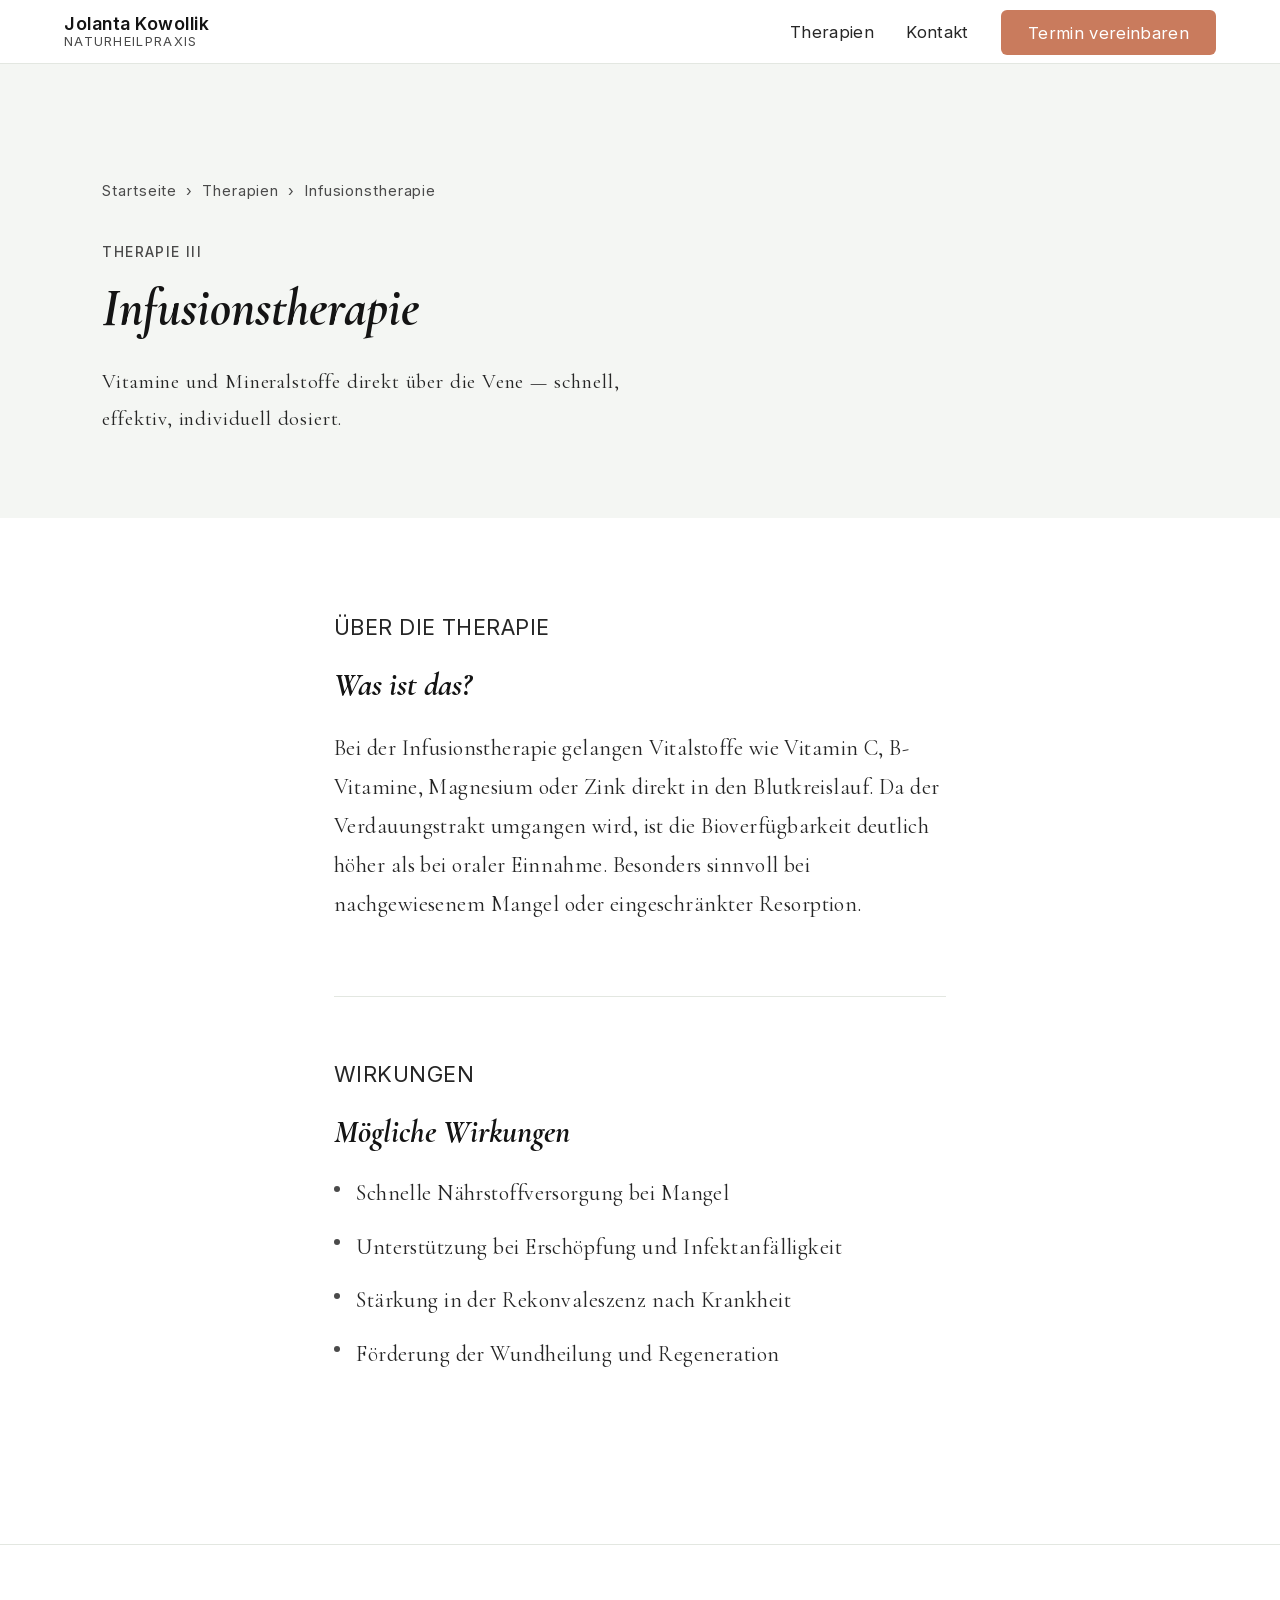
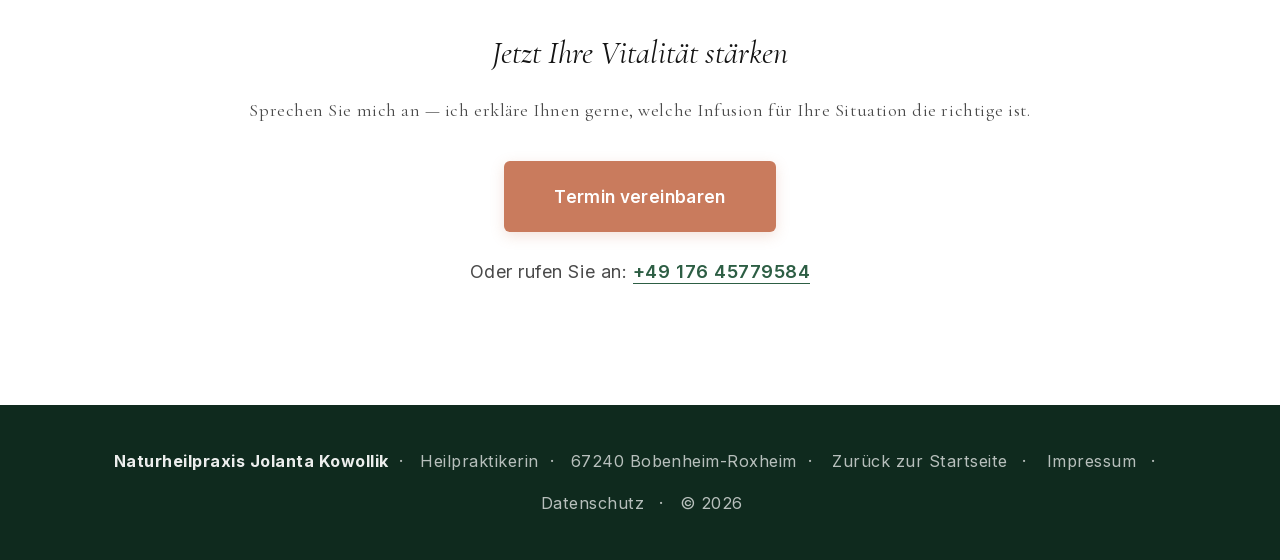
<file: infusionstherapie.html>
<!DOCTYPE html>
<html lang="de">
<head>
  <meta charset="UTF-8" />
  <meta name="viewport" content="width=device-width, initial-scale=1.0" />
  <title>Vitamin- &amp; Mineralstoff-Infusionen · Naturheilpraxis Jolanta Kowollik · Bobenheim-Roxheim</title>
  <meta name="description" content="Vitamin- und Mineralstoff-Infusionen direkt über die Vene — schnelle, gezielte Nährstoffversorgung bei Mangel, Erschöpfung und reduzierter Resorption. Heilpraktikerin in Bobenheim-Roxheim." />
  <meta name="robots" content="index, follow" />
  <link rel="canonical" href="https://www.naturheilpraxis-bobenheim.de/infusionstherapie.html" />
  <meta property="og:type" content="article" />
  <meta property="og:locale" content="de_DE" />
  <meta property="og:title" content="Vitamin- &amp; Mineralstoff-Infusionen · Naturheilpraxis Jolanta Kowollik" />
  <meta property="og:description" content="Direkte Versorgung mit Vitaminen und Mineralstoffen über die Vene — schnell und effektiv." />
  <meta property="og:url" content="https://www.naturheilpraxis-bobenheim.de/infusionstherapie.html" />
  <link rel="stylesheet" href="fonts/fonts.css" />
  <style>
    *, *::before, *::after { box-sizing: border-box; margin: 0; padding: 0; }
    :root {
      --green:       #2d5e44;
      --green-dark:  #1e4530;
      --green-deep:  #0f2a1e;
      --accent:      #c97b5d;
      --accent-dark: #a55f47;
      --bg:          #ffffff;
      --bg-alt:      #f4f6f3;
      --card:        #ffffff;
      --white:       #ffffff;
      --text:        #141414;
      --text-mid:    #262626;
      --text-muted:  #4a4a4a;
      --border:      #e3e7e1;
    }
    html { scroll-behavior: smooth; font-size: 18px; }
    body {
      font-family: 'Cormorant Garamond', Georgia, serif;
      font-weight: 400; font-size: 22px; line-height: 1.7;
      background: var(--bg); color: var(--text);
    }
    nav {
      position: fixed; top: 0; width: 100%;
      z-index: 100; height: 64px;
      background: var(--card);
      border-bottom: 1px solid var(--border);
      padding: 0 5vw; display: flex; align-items: center; justify-content: space-between;
    }
    .nav-mobile-actions { display: flex; align-items: center; gap: 0.4rem; }
    .nav-tel { display: none; }
    .nav-logo { display: flex; align-items: center; gap: 0.65rem; text-decoration: none; }
    .nav-logo-icon { display: none; }
    .nav-logo-text {
      font-family: 'Inter', sans-serif;
      font-size: 0.98rem; font-weight: 600; letter-spacing: 0.03em;
      color: var(--text); line-height: 1.2;
    }
    .nav-logo-text small {
      display: block; font-family: 'Inter', sans-serif;
      font-size: 0.72rem; font-weight: 400; letter-spacing: 0.1em;
      text-transform: uppercase; color: var(--text-muted);
    }
    .nav-links { display: flex; align-items: center; gap: 1.8rem; list-style: none; }
    .nav-links a {
      font-family: 'Inter', sans-serif;
      font-size: 0.92rem; font-weight: 400; letter-spacing: 0.02em;
      color: var(--text-mid); text-decoration: none; transition: color 0.2s;
    }
    .nav-links a:hover { color: var(--green); }
    .nav-cta {
      font-family: 'Inter', sans-serif !important;
      background: var(--accent) !important; color: white !important;
      padding: 0.7rem 1.5rem !important; border-radius: 6px;
      letter-spacing: 0.02em !important;
      transition: background 0.2s, transform 0.15s !important;
    }
    .nav-cta:hover { background: var(--accent-dark) !important; transform: translateY(-1px); }
    .nav-hamburger {
      display: none; font-size: 1.5rem; background: none; border: none;
      cursor: pointer; color: var(--text); padding: 0.5rem;
      min-width: 44px; min-height: 44px; align-items: center; justify-content: center;
    }

    .page-hero {
      margin-top: 64px;
      background: var(--bg-alt);
      padding: 6rem 8vw 4.5rem; position: relative; overflow: hidden;
    }
    .page-hero::before { display: none; }
    .breadcrumb {
      font-family: 'Inter', sans-serif;
      font-size: 0.82rem; font-weight: 400; letter-spacing: 0.06em;
      color: var(--text-muted); margin-bottom: 1.6rem;
      display: flex; align-items: center; gap: 0.5rem; flex-wrap: wrap;
    }
    .breadcrumb a {
      color: var(--text-muted); text-decoration: none;
      padding: 0.4rem 0;
      display: inline-block;
    }
    .breadcrumb a:hover { color: var(--green); }
    .page-hero-eyebrow {
      font-family: 'Inter', sans-serif;
      font-size: 0.78rem; font-weight: 500; letter-spacing: 0.1em;
      text-transform: uppercase; color: var(--text-muted); margin-bottom: 0.9rem;
    }
    .page-hero h1 {
      font-family: 'Cormorant Garamond', Georgia, serif;
      font-size: clamp(2.4rem, 4vw, 3.8rem);
      font-weight: 700; font-style: italic; color: var(--text); line-height: 1.12;
      margin-bottom: 1.4rem; max-width: 720px;
    }
    .page-hero-sub {
      font-size: 1.15rem; font-weight: 400; letter-spacing: 0.04em;
      color: var(--text-mid); max-width: 580px; line-height: 1.8;
    }

    .content-wrap { max-width: 740px; margin: 0 auto; padding: 5rem 5vw 5.5rem; }
    .content-section { margin-bottom: 4rem; }
    .section-label {
      font-family: 'Inter', sans-serif;
      font-size: 0.74rem; font-weight: 500; letter-spacing: 0.1em;
      text-transform: uppercase; color: var(--text-muted); margin-bottom: 0.8rem;
    }
    .section-label::before { display: none; }
    .content-section h2 {
      font-family: 'Cormorant Garamond', Georgia, serif;
      font-size: clamp(1.6rem, 2.5vw, 2.1rem);
      font-weight: 700; font-style: italic; color: var(--text); margin-bottom: 1.3rem; line-height: 1.25;
    }
    .content-section p {
      font-size: 1.22rem; font-weight: 400; letter-spacing: 0.02em;
      color: var(--text-mid); line-height: 1.78; margin-bottom: 1rem;
    }
    .benefits-list { list-style: none; display: flex; flex-direction: column; gap: 0.9rem; margin-top: 0.6rem; }
    .benefits-list li {
      display: flex; gap: 0.9rem; align-items: flex-start;
      font-size: 1.22rem; font-weight: 400; letter-spacing: 0.02em;
      color: var(--text-mid); line-height: 1.7;
    }
    .benefits-list li::before {
      content: ''; width: 6px; height: 6px; border-radius: 50%;
      background: var(--text-muted); flex-shrink: 0; margin-top: 0.58rem;
    }

    .steps-list { list-style: none; display: grid; grid-template-columns: repeat(2, 1fr); gap: 1.3rem; margin-top: 0.6rem; counter-reset: steps; }
    .steps-list li {
      display: flex; gap: 1.1rem; align-items: flex-start;
      background: var(--bg-alt); border-left: 3px solid var(--green);
      border-radius: 0 4px 4px 0; padding: 1.5rem 1.7rem;
      font-size: 1.22rem; font-weight: 400; letter-spacing: 0.02em;
      color: var(--text-mid); line-height: 1.75; counter-increment: steps;
    }
    .steps-list li::before {
      content: counter(steps);
      min-width: 32px; height: 32px;
      background: var(--green); color: white;
      border-radius: 50%; display: flex; align-items: center; justify-content: center;
      font-family: 'Cormorant Garamond', Georgia, serif; font-weight: 700; font-size: 0.95rem;
      flex-shrink: 0; margin-top: 0.15rem;
    }
    .highlight-box {
      background: rgba(201, 123, 93, 0.08); border-left: 3px solid var(--accent);
      padding: 2.2rem 2.4rem; margin: 2.8rem 0; border-radius: 0 8px 8px 0;
    }
    .highlight-box p {
      font-family: 'Cormorant Garamond', Georgia, serif; font-size: 1.18rem; font-style: italic;
      color: var(--text); margin-bottom: 0 !important; line-height: 1.7;
    }
    .mint-divider {
      height: 1px;
      background: var(--border);
    }
    .cta-section {
      background: var(--bg); padding: 4.5rem 5vw; text-align: center;
    }
    .cta-section h2 {
      font-family: 'Cormorant Garamond', Georgia, serif;
      font-size: clamp(1.65rem, 2.5vw, 2.15rem);
      font-weight: 400; font-style: italic; color: var(--text); margin-bottom: 0.8rem;
    }
    .cta-section p {
      font-size: 1rem; font-weight: 400; color: var(--text-muted);
      margin-bottom: 2rem; letter-spacing: 0.03em;
    }
    .cta-btn {
      display: inline-block;
      font-family: 'Inter', sans-serif;
      background: var(--accent); color: white;
      text-decoration: none;
      font-size: 0.95rem; font-weight: 600;
      letter-spacing: 0.02em;
      padding: 1.15rem 2.8rem; border-radius: 6px;
      min-height: 52px;
      transition: background 0.25s, transform 0.2s, box-shadow 0.25s;
      box-shadow: 0 4px 14px rgba(201, 123, 93, 0.22);
    }
    .cta-btn:hover { background: var(--accent-dark); transform: translateY(-1px); box-shadow: 0 8px 20px rgba(201, 123, 93, 0.3); }
    .cta-tel {
      margin-top: 1.4rem; font-family: 'Inter', sans-serif;
      font-size: 0.95rem; color: var(--text-muted);
    }
    .cta-tel a { color: var(--green); text-decoration: none; font-weight: 600; border-bottom: 1px solid var(--green); padding-bottom: 1px; }
    .cta-tel a:hover { color: var(--green-dark); border-color: var(--green-dark); }
    footer {
      background: var(--green-deep); color: rgba(255,255,255,0.7);
      padding: 2rem 5vw; text-align: center;
      font-family: 'Inter', sans-serif;
      font-size: 0.9rem; font-weight: 400; letter-spacing: 0.03em;
    }
    footer strong { color: rgba(255,255,255,0.92); }
    footer a {
      color: rgba(255,255,255,0.7); text-decoration: none;
      padding: 0.4rem 0.2rem; display: inline-block;
    }
    footer a:hover { color: white; }

    /* ── MOBILE STICKY CTA BAR ── */
    .mobile-sticky-bar { display: none; }

    @media (min-width: 1200px) {
      body { font-size: 24px; }
    }

    @media (max-width: 768px) {
      .nav-hamburger { display: flex; }
      .nav-links { display: none; }
      .nav-links.open {
        display: flex; position: absolute; top: 64px; left: 0; width: 100%;
        flex-direction: column; background: var(--card);
        border-bottom: 1px solid var(--border); padding: 1rem 5vw;
      }
      .page-hero h1 { font-size: 2.2rem; }
      .page-hero-sub { font-size: 1.05rem; }
      .cta-section { padding: 3.2rem 5vw; }
      .cta-section h2 { font-size: 1.55rem; }
      .page-hero { padding: 5rem 6vw 3rem; }
      .content-wrap { padding: 3.5rem 5vw 4rem; }
      .steps-list { grid-template-columns: 1fr; }

      .mobile-sticky-bar {
        display: flex;
        position: fixed; bottom: 0; left: 0; right: 0;
        z-index: 90;
        background: var(--card);
        border-top: 1px solid var(--border);
        box-shadow: 0 -4px 16px rgba(0, 0, 0, 0.08);
        padding: 0.6rem 0.8rem calc(0.6rem + env(safe-area-inset-bottom));
        gap: 0.6rem;
      }
      .mobile-sticky-bar a {
        flex: 1;
        display: flex; align-items: center; justify-content: center;
        gap: 0.5rem; min-height: 52px;
        border-radius: 8px;
        font-family: 'Inter', sans-serif;
        font-size: 0.95rem; font-weight: 600;
        text-decoration: none; letter-spacing: 0.02em;
        transition: transform 0.15s, background 0.2s;
      }
      .mobile-sticky-bar a:active { transform: scale(0.97); }
      .mobile-sticky-bar .sb-call {
        background: var(--green); color: #fff;
        box-shadow: 0 2px 8px rgba(45, 94, 68, 0.25);
      }
      .mobile-sticky-bar .sb-call:hover { background: var(--green-dark); }
      .mobile-sticky-bar .sb-cta {
        background: var(--accent); color: #fff;
        box-shadow: 0 2px 8px rgba(201, 123, 93, 0.25);
      }
      .mobile-sticky-bar .sb-cta:hover { background: var(--accent-dark); }

      body { padding-bottom: 80px; }
      body.bar-hidden { padding-bottom: 0; }
      body.bar-hidden .mobile-sticky-bar { display: none; }

      .nav-tel {
        display: inline-flex;
        align-items: center; justify-content: center;
        min-width: 44px; min-height: 44px;
        color: var(--green);
        text-decoration: none;
        margin-right: 0.3rem;
      }
      .nav-tel:active { transform: scale(0.92); }
    }

    @media (max-width: 480px) {
      body { font-size: 20px; }
    }
  </style>
</head>
<body>

  <nav>
    <a href="index.html" class="nav-logo">
      <svg class="nav-logo-icon" viewBox="0 0 32 32" xmlns="http://www.w3.org/2000/svg" aria-hidden="true">
        <circle cx="16" cy="12" r="9" fill="#4e7d5e" opacity="0.8"/>
        <rect x="14.5" y="19.5" width="3" height="9.5" rx="1.5" fill="#7a4a2e"/>
      </svg>
      <div class="nav-logo-text">
        Jolanta Kowollik
        <small>Naturheilpraxis</small>
      </div>
    </a>
    <button class="nav-hamburger" aria-label="Menü" onclick="this.parentElement.querySelector('.nav-links').classList.toggle('open')">&#9776;</button>
    <ul class="nav-links">
      <li><a href="index.html#leistungen">Therapien</a></li>
      <li><a href="index.html#kontakt">Kontakt</a></li>
      <li><a href="index.html#kontakt" class="nav-cta">Termin vereinbaren</a></li>
    </ul>
  </nav>

  <section class="page-hero">
    <p class="breadcrumb">
      <a href="index.html">Startseite</a>
      <span>›</span>
      Therapien
      <span>›</span>
      Infusionstherapie
    </p>
    <p class="page-hero-eyebrow">Therapie III</p>
    <h1>Infusionstherapie</h1>
    <p class="page-hero-sub">Vitamine und Mineralstoffe direkt über die Vene — schnell, effektiv, individuell dosiert.</p>
  </section>

  <div class="content-wrap">

    <div class="content-section">
      <p class="section-label">Über die Therapie</p>
      <h2>Was ist das?</h2>
      <p>Bei der Infusionstherapie gelangen Vitalstoffe wie Vitamin C, B-Vitamine, Magnesium oder Zink direkt in den Blutkreislauf. Da der Verdauungstrakt umgangen wird, ist die Bioverfügbarkeit deutlich höher als bei oraler Einnahme. Besonders sinnvoll bei nachgewiesenem Mangel oder eingeschränkter Resorption.</p>
    </div>

    <div class="mint-divider"></div>

    <div class="content-section" style="margin-top: 3.2rem;">
      <p class="section-label">Wirkungen</p>
      <h2>Mögliche Wirkungen</h2>
      <ul class="benefits-list">
        <li>Schnelle Nährstoffversorgung bei Mangel</li>
        <li>Unterstützung bei Erschöpfung und Infektanfälligkeit</li>
        <li>Stärkung in der Rekonvaleszenz nach Krankheit</li>
        <li>Förderung der Wundheilung und Regeneration</li>
      </ul>
    </div>

  </div>

  <div class="mint-divider"></div>

  <section class="cta-section">
    <h2>Jetzt Ihre Vitalität stärken</h2>
    <p>Sprechen Sie mich an — ich erkläre Ihnen gerne, welche Infusion für Ihre Situation die richtige ist.</p>
    <a href="index.html#kontakt" class="cta-btn">Termin vereinbaren</a>
    <p class="cta-tel">Oder rufen Sie an: <a href="tel:+4917645779584">+49 176 45779584</a></p>
  </section>

  <footer>
    <strong>Naturheilpraxis Jolanta Kowollik</strong>&nbsp; · &nbsp;
    Heilpraktikerin&nbsp; · &nbsp;
    67240 Bobenheim-Roxheim&nbsp; · &nbsp;
    <a href="index.html">Zurück zur Startseite</a>&nbsp; · &nbsp;
    <a href="impressum.html">Impressum</a>&nbsp; · &nbsp;
    <a href="datenschutz.html">Datenschutz</a>&nbsp; · &nbsp;
    &copy; 2026
  </footer>

  <!-- STICKY MOBILE CTA BAR -->
  <div class="mobile-sticky-bar">
    <a class="sb-call" href="tel:+4917645779584" aria-label="Anrufen">
      <svg width="20" height="20" viewBox="0 0 24 24" fill="none" stroke="currentColor" stroke-width="2" stroke-linecap="round" stroke-linejoin="round" aria-hidden="true"><path d="M22 16.92v3a2 2 0 0 1-2.18 2 19.79 19.79 0 0 1-8.63-3.07 19.5 19.5 0 0 1-6-6 19.79 19.79 0 0 1-3.07-8.67A2 2 0 0 1 4.11 2h3a2 2 0 0 1 2 1.72c.13.96.36 1.9.7 2.81a2 2 0 0 1-.45 2.11L8.09 9.91a16 16 0 0 0 6 6l1.27-1.27a2 2 0 0 1 2.11-.45c.91.34 1.85.57 2.81.7A2 2 0 0 1 22 16.92z"/></svg>
      Anrufen
    </a>
    <a class="sb-cta" href="index.html#kontakt">Termin&nbsp;→</a>
  </div>

</body>
</html>
</file>
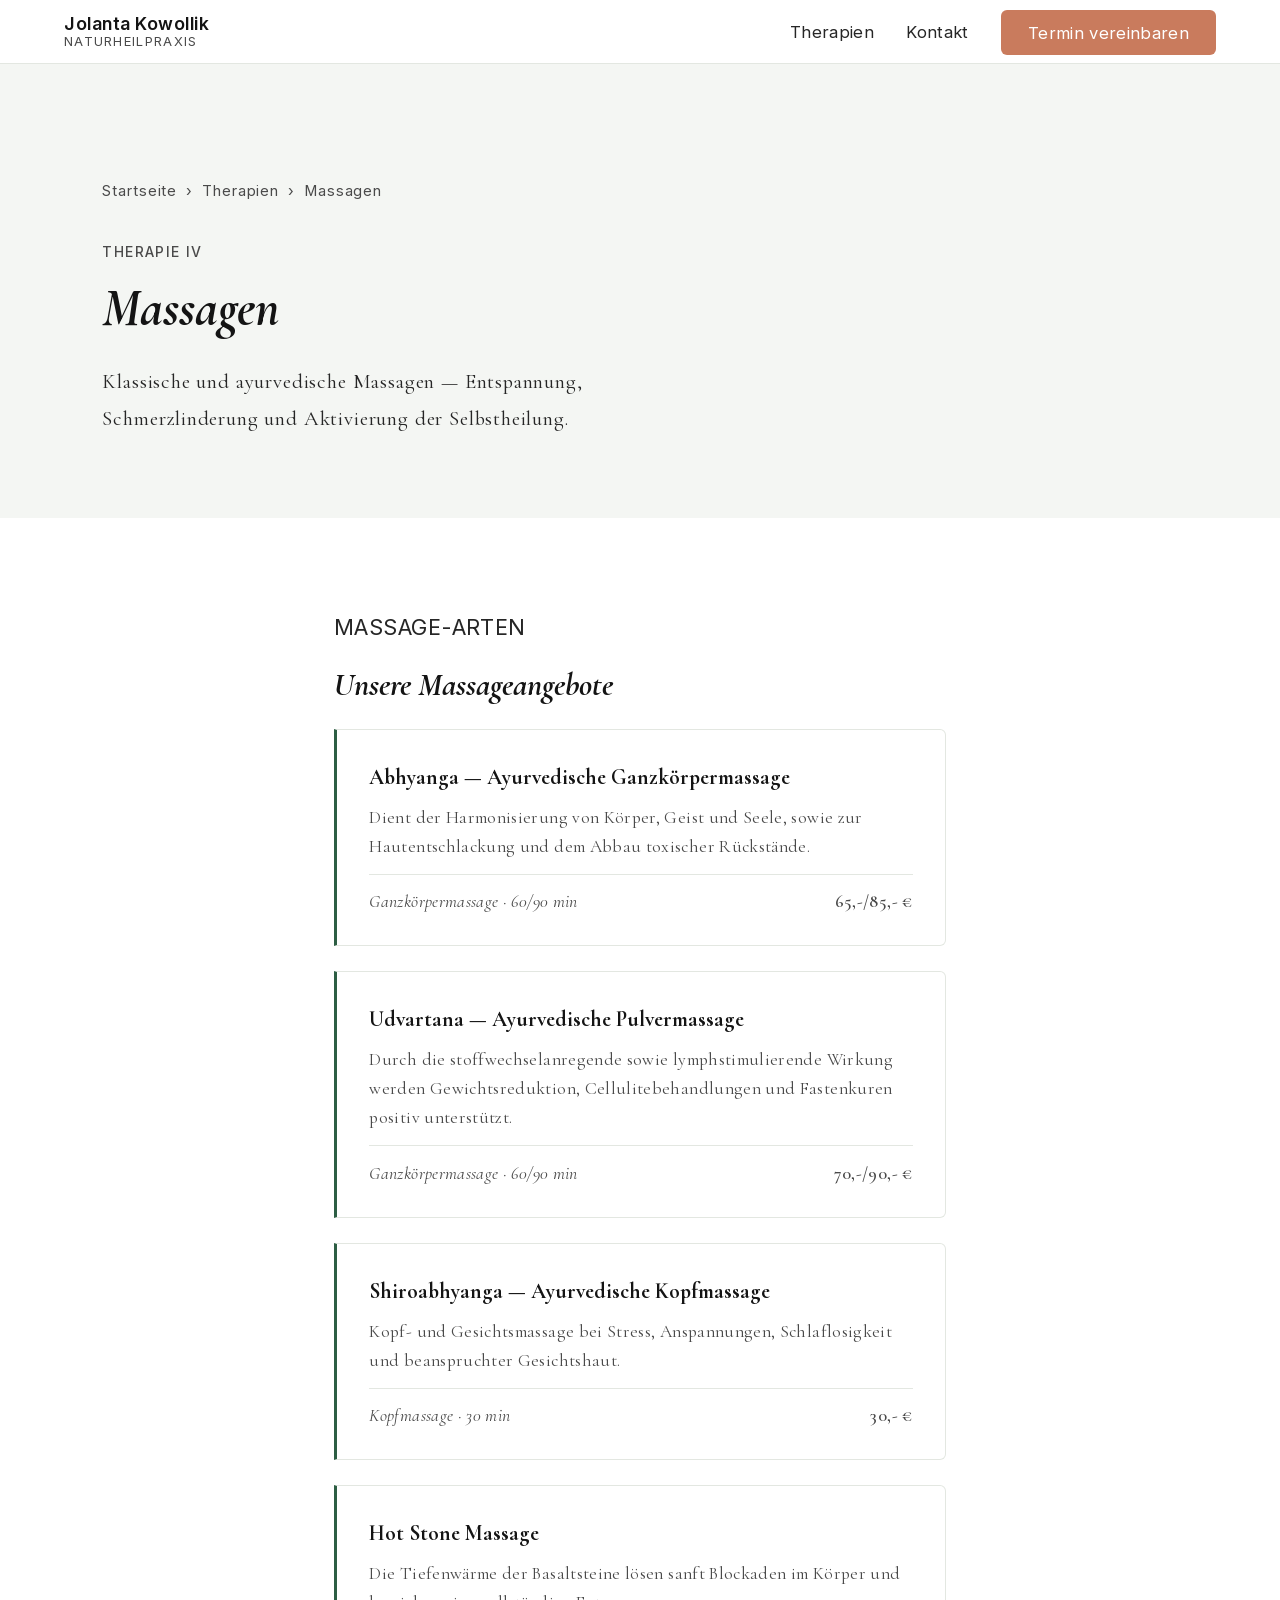
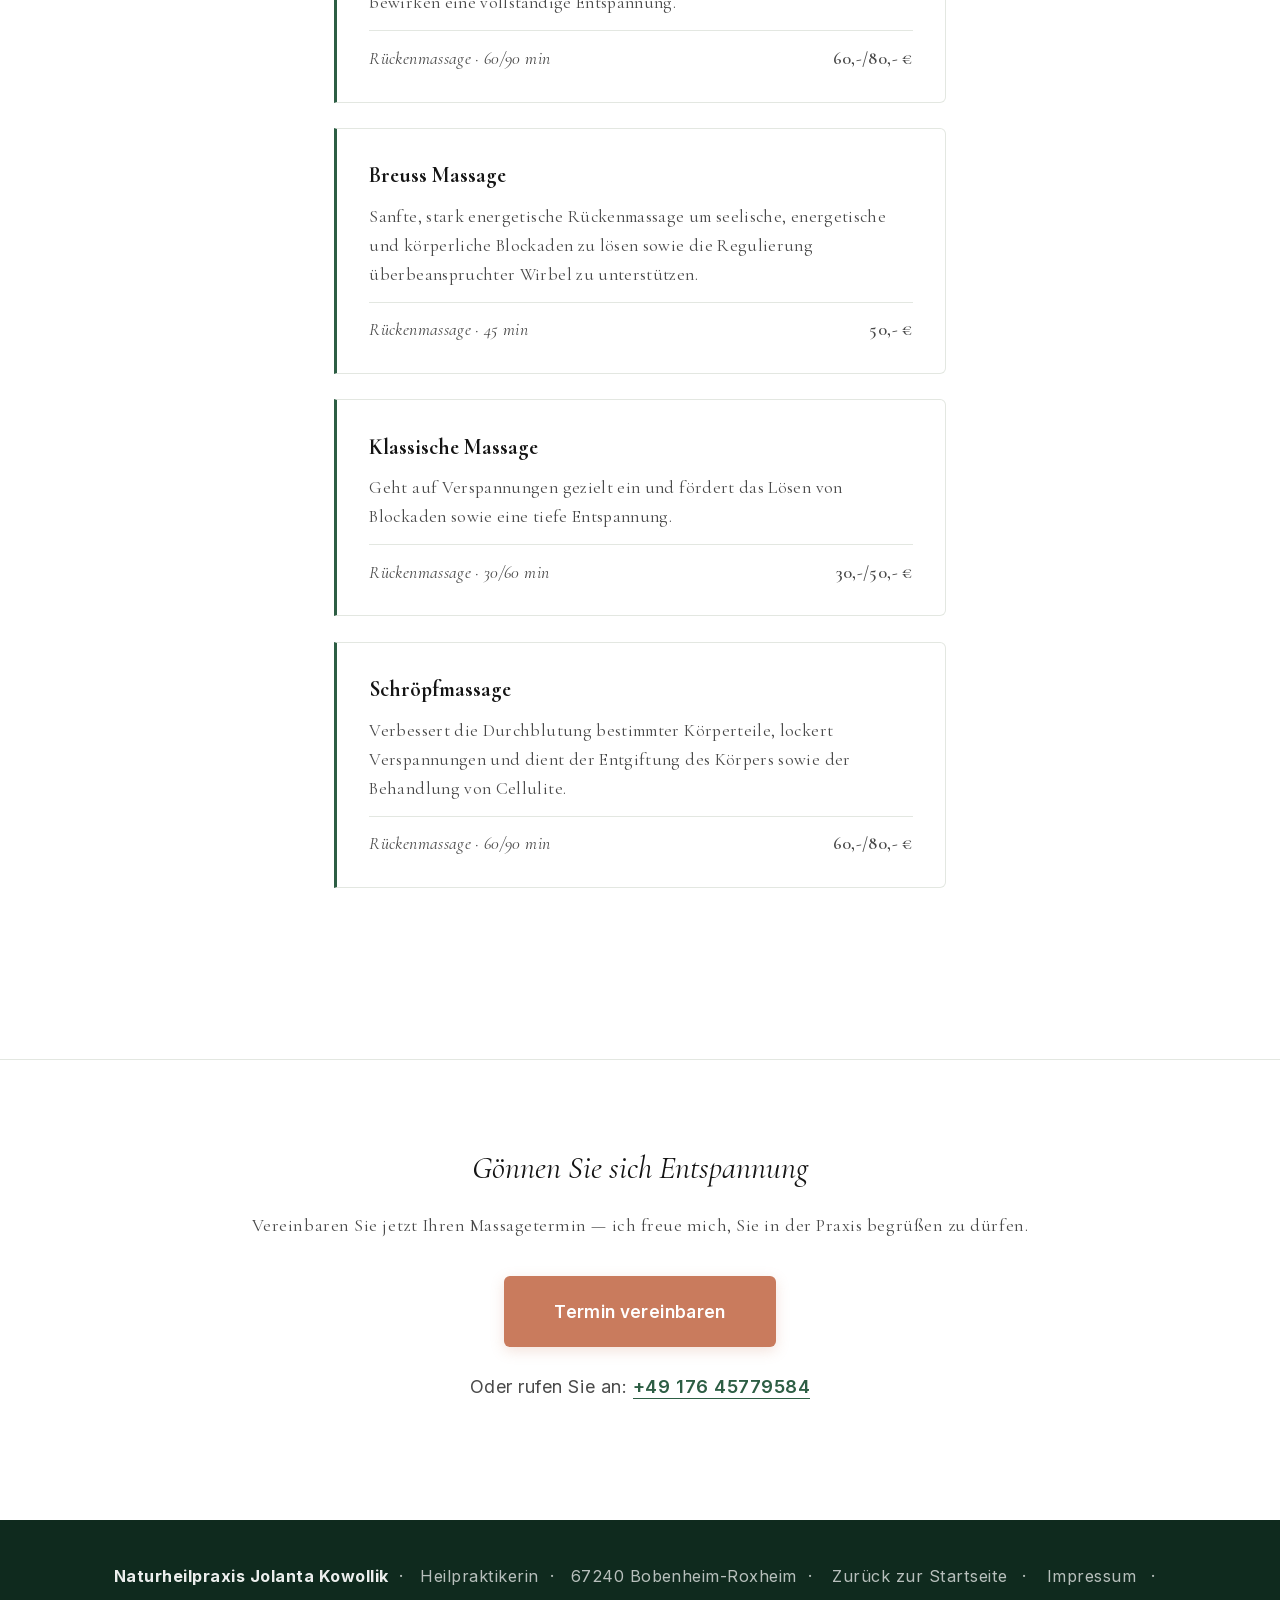
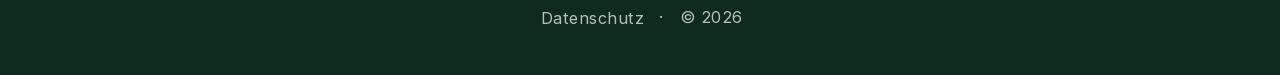
<file: massagen.html>
<!DOCTYPE html>
<html lang="de">
<head>
  <meta charset="UTF-8" />
  <meta name="viewport" content="width=device-width, initial-scale=1.0" />
  <title>Ayurvedische &amp; klassische Massagen · Naturheilpraxis Jolanta Kowollik · Bobenheim-Roxheim</title>
  <meta name="description" content="Ayurvedische und klassische Massagen in Bobenheim-Roxheim — Abhyanga, Udvartana, Shiroabhyanga, Hot Stone, Breuss und mehr. Heilpraktikerin Jolanta Kowollik. Jetzt Termin vereinbaren." />
  <meta name="robots" content="index, follow" />
  <link rel="canonical" href="https://www.naturheilpraxis-bobenheim.de/massagen.html" />
  <meta property="og:type" content="article" />
  <meta property="og:locale" content="de_DE" />
  <meta property="og:title" content="Ayurvedische &amp; klassische Massagen · Naturheilpraxis Jolanta Kowollik" />
  <meta property="og:description" content="Wohltuende Massagen zur Entspannung und Selbstheilung — Abhyanga, Hot Stone, Breuss und mehr." />
  <meta property="og:url" content="https://www.naturheilpraxis-bobenheim.de/massagen.html" />
  <link rel="stylesheet" href="fonts/fonts.css" />
  <style>
    *, *::before, *::after { box-sizing: border-box; margin: 0; padding: 0; }
    :root {
      --green:       #2d5e44;
      --green-dark:  #1e4530;
      --green-deep:  #0f2a1e;
      --accent:      #c97b5d;
      --accent-dark: #a55f47;
      --bg:          #ffffff;
      --bg-alt:      #f4f6f3;
      --card:        #ffffff;
      --white:       #ffffff;
      --text:        #141414;
      --text-mid:    #262626;
      --text-muted:  #4a4a4a;
      --border:      #e3e7e1;
    }
    html { scroll-behavior: smooth; font-size: 18px; }
    body {
      font-family: 'Cormorant Garamond', Georgia, serif;
      font-weight: 400; font-size: 22px; line-height: 1.7;
      background: var(--bg); color: var(--text);
    }
    nav {
      position: fixed; top: 0; width: 100%; z-index: 100; height: 64px;
      background: var(--card);
      border-bottom: 1px solid var(--border);
      padding: 0 5vw; display: flex; align-items: center; justify-content: space-between;
    }
    .nav-mobile-actions { display: flex; align-items: center; gap: 0.4rem; }
    .nav-tel { display: none; }
    .nav-logo { display: flex; align-items: center; gap: 0.65rem; text-decoration: none; }
    .nav-logo-icon { display: none; }
    .nav-logo-text {
      font-family: 'Inter', sans-serif;
      font-size: 0.98rem; font-weight: 600; letter-spacing: 0.03em;
      color: var(--text); line-height: 1.2;
    }
    .nav-logo-text small {
      display: block; font-family: 'Inter', sans-serif;
      font-size: 0.72rem; font-weight: 400; letter-spacing: 0.1em;
      text-transform: uppercase; color: var(--text-muted);
    }
    .nav-links { display: flex; align-items: center; gap: 1.8rem; list-style: none; }
    .nav-links a {
      font-family: 'Inter', sans-serif;
      font-size: 0.92rem; font-weight: 400; letter-spacing: 0.02em;
      color: var(--text-mid); text-decoration: none; transition: color 0.2s;
    }
    .nav-links a:hover { color: var(--green); }
    .nav-cta {
      font-family: 'Inter', sans-serif !important;
      background: var(--accent) !important; color: white !important;
      padding: 0.7rem 1.5rem !important; border-radius: 6px;
      letter-spacing: 0.02em !important;
      transition: background 0.2s, transform 0.15s !important;
    }
    .nav-cta:hover { background: var(--accent-dark) !important; transform: translateY(-1px); }
    .nav-hamburger {
      display: none; font-size: 1.5rem; background: none; border: none;
      cursor: pointer; color: var(--text); padding: 0.5rem;
      min-width: 44px; min-height: 44px; align-items: center; justify-content: center;
    }

    .page-hero {
      margin-top: 64px;
      background: var(--bg-alt);
      padding: 6rem 8vw 4.5rem; position: relative; overflow: hidden;
    }
    .page-hero::before { display: none; }
    .breadcrumb {
      font-family: 'Inter', sans-serif;
      font-size: 0.82rem; font-weight: 400; letter-spacing: 0.06em;
      color: var(--text-muted); margin-bottom: 1.6rem;
      display: flex; align-items: center; gap: 0.5rem; flex-wrap: wrap;
    }
    .breadcrumb a {
      color: var(--text-muted); text-decoration: none;
      padding: 0.4rem 0; display: inline-block;
    }
    .breadcrumb a:hover { color: var(--green); }
    .page-hero-eyebrow {
      font-family: 'Inter', sans-serif;
      font-size: 0.78rem; font-weight: 500; letter-spacing: 0.1em;
      text-transform: uppercase; color: var(--text-muted); margin-bottom: 0.9rem;
    }
    .page-hero h1 {
      font-family: 'Cormorant Garamond', Georgia, serif;
      font-size: clamp(2.4rem, 4vw, 3.8rem);
      font-weight: 700; font-style: italic; color: var(--text); line-height: 1.12;
      margin-bottom: 1.4rem; max-width: 720px;
    }
    .page-hero-sub {
      font-size: 1.15rem; font-weight: 400; letter-spacing: 0.04em;
      color: var(--text-mid); max-width: 580px; line-height: 1.8;
    }

    .content-wrap { max-width: 740px; margin: 0 auto; padding: 5rem 5vw 5.5rem; }
    .content-section { margin-bottom: 4rem; }
    .section-label {
      font-family: 'Inter', sans-serif;
      font-size: 0.74rem; font-weight: 500; letter-spacing: 0.1em;
      text-transform: uppercase; color: var(--text-muted); margin-bottom: 0.8rem;
    }
    .section-label::before { display: none; }
    .content-section h2 {
      font-family: 'Cormorant Garamond', Georgia, serif;
      font-size: clamp(1.6rem, 2.5vw, 2.1rem);
      font-weight: 700; font-style: italic; color: var(--text); margin-bottom: 1.3rem; line-height: 1.25;
    }
    .content-section p {
      font-size: 1.22rem; font-weight: 400; letter-spacing: 0.02em;
      color: var(--text-mid); line-height: 1.78; margin-bottom: 1rem;
    }

    .massage-types {
      display: grid; grid-template-columns: 1fr;
      gap: 1.4rem; margin-top: 1.2rem;
    }
    .massage-type {
      background: var(--card); border: 1px solid var(--border);
      border-left: 3px solid var(--green);
      padding: 1.6rem 1.8rem; border-radius: 0 6px 6px 0;
    }
    .massage-type strong {
      display: block; font-family: 'Cormorant Garamond', Georgia, serif;
      font-size: 1.18rem; font-weight: 700; color: var(--text); margin-bottom: 0.45rem;
    }
    .massage-type span {
      display: block;
      font-size: 0.98rem; font-weight: 400; letter-spacing: 0.02em;
      color: var(--text-muted); line-height: 1.65;
    }
    .massage-meta {
      display: flex; justify-content: space-between; align-items: center;
      margin-top: 0.7rem; padding-top: 0.7rem;
      border-top: 1px solid var(--border);
      font-size: 0.92rem; color: var(--text-mid); font-style: italic;
    }
    .massage-meta .price { font-weight: 600; font-style: normal; }

    .benefits-list { list-style: none; display: flex; flex-direction: column; gap: 0.9rem; margin-top: 0.6rem; }
    .benefits-list li {
      display: flex; gap: 0.9rem; align-items: flex-start;
      font-size: 1.22rem; font-weight: 400; letter-spacing: 0.02em;
      color: var(--text-mid); line-height: 1.7;
    }
    .benefits-list li::before {
      content: ''; width: 6px; height: 6px; border-radius: 50%;
      background: var(--text-muted); flex-shrink: 0; margin-top: 0.65rem;
    }

    .highlight-box {
      background: rgba(201, 123, 93, 0.08); border-left: 3px solid var(--accent);
      padding: 2.2rem 2.4rem; margin: 2.8rem 0; border-radius: 0 8px 8px 0;
    }
    .highlight-box p {
      font-family: 'Cormorant Garamond', Georgia, serif; font-size: 1.18rem; font-style: italic;
      color: var(--text); margin-bottom: 0 !important; line-height: 1.7;
    }

    .contraindications {
      background: #fff9f0;
      border: 1px solid rgba(200,150,80,0.2);
      border-left: 3px solid #c8945a;
      padding: 1.8rem 2.1rem; border-radius: 0 4px 4px 0;
      margin-top: 1.8rem;
    }
    .contraindications h4 {
      font-family: 'Inter', sans-serif;
      font-size: 0.78rem; font-weight: 500; letter-spacing: 0.1em;
      text-transform: uppercase; color: #c8945a; margin-bottom: 0.7rem;
    }
    .contraindications p {
      font-size: 0.98rem; color: var(--text-muted); margin-bottom: 0 !important; line-height: 1.75;
    }

    .mint-divider {
      height: 1px;
      background: var(--border);
    }
    .cta-section {
      background: var(--bg); padding: 4.5rem 5vw; text-align: center;
    }
    .cta-section h2 {
      font-family: 'Cormorant Garamond', Georgia, serif;
      font-size: clamp(1.65rem, 2.5vw, 2.15rem);
      font-weight: 400; font-style: italic; color: var(--text); margin-bottom: 0.8rem;
    }
    .cta-section p {
      font-size: 1rem; font-weight: 400; color: var(--text-muted);
      margin-bottom: 2rem; letter-spacing: 0.03em;
    }
    .cta-btn {
      display: inline-block;
      font-family: 'Inter', sans-serif;
      background: var(--accent); color: white;
      text-decoration: none;
      font-size: 0.95rem; font-weight: 600;
      letter-spacing: 0.02em;
      padding: 1.15rem 2.8rem; border-radius: 6px;
      min-height: 52px;
      transition: background 0.25s, transform 0.2s, box-shadow 0.25s;
      box-shadow: 0 4px 14px rgba(201, 123, 93, 0.22);
    }
    .cta-btn:hover { background: var(--accent-dark); transform: translateY(-1px); box-shadow: 0 8px 20px rgba(201, 123, 93, 0.3); }
    .cta-tel {
      margin-top: 1.4rem; font-family: 'Inter', sans-serif;
      font-size: 0.95rem; color: var(--text-muted);
    }
    .cta-tel a { color: var(--green); text-decoration: none; font-weight: 600; border-bottom: 1px solid var(--green); padding-bottom: 1px; }
    .cta-tel a:hover { color: var(--green-dark); border-color: var(--green-dark); }
    footer {
      background: var(--green-deep); color: rgba(255,255,255,0.7);
      padding: 2rem 5vw; text-align: center;
      font-family: 'Inter', sans-serif;
      font-size: 0.9rem; font-weight: 400; letter-spacing: 0.03em;
    }
    footer strong { color: rgba(255,255,255,0.92); }
    footer a {
      color: rgba(255,255,255,0.7); text-decoration: none;
      padding: 0.4rem 0.2rem; display: inline-block;
    }
    footer a:hover { color: white; }

    /* ── MOBILE STICKY CTA BAR ── */
    .mobile-sticky-bar { display: none; }

    @media (min-width: 1200px) {
      body { font-size: 24px; }
    }

    @media (max-width: 768px) {
      .nav-hamburger { display: flex; }
      .nav-links { display: none; }
      .nav-links.open {
        display: flex; position: absolute; top: 64px; left: 0; width: 100%;
        flex-direction: column; background: var(--card);
        border-bottom: 1px solid var(--border); padding: 1rem 5vw;
      }
      .page-hero h1 { font-size: 2.2rem; }
      .page-hero-sub { font-size: 1.05rem; }
      .cta-section { padding: 3.2rem 5vw; }
      .cta-section h2 { font-size: 1.55rem; }
      .massage-type { padding: 1.4rem 1.5rem; }
      .massage-meta { flex-direction: column; align-items: flex-start; gap: 0.4rem; }
      .page-hero { padding: 5rem 6vw 3rem; }
      .content-wrap { padding: 3.5rem 5vw 4rem; }

      .mobile-sticky-bar {
        display: flex;
        position: fixed; bottom: 0; left: 0; right: 0;
        z-index: 90;
        background: var(--card);
        border-top: 1px solid var(--border);
        box-shadow: 0 -4px 16px rgba(0, 0, 0, 0.08);
        padding: 0.6rem 0.8rem calc(0.6rem + env(safe-area-inset-bottom));
        gap: 0.6rem;
      }
      .mobile-sticky-bar a {
        flex: 1;
        display: flex; align-items: center; justify-content: center;
        gap: 0.5rem; min-height: 52px;
        border-radius: 8px;
        font-family: 'Inter', sans-serif;
        font-size: 0.95rem; font-weight: 600;
        text-decoration: none; letter-spacing: 0.02em;
        transition: transform 0.15s, background 0.2s;
      }
      .mobile-sticky-bar a:active { transform: scale(0.97); }
      .mobile-sticky-bar .sb-call {
        background: var(--green); color: #fff;
        box-shadow: 0 2px 8px rgba(45, 94, 68, 0.25);
      }
      .mobile-sticky-bar .sb-call:hover { background: var(--green-dark); }
      .mobile-sticky-bar .sb-cta {
        background: var(--accent); color: #fff;
        box-shadow: 0 2px 8px rgba(201, 123, 93, 0.25);
      }
      .mobile-sticky-bar .sb-cta:hover { background: var(--accent-dark); }

      body { padding-bottom: 80px; }
      body.bar-hidden { padding-bottom: 0; }
      body.bar-hidden .mobile-sticky-bar { display: none; }

      .nav-tel {
        display: inline-flex;
        align-items: center; justify-content: center;
        min-width: 44px; min-height: 44px;
        color: var(--green);
        text-decoration: none;
        margin-right: 0.3rem;
      }
      .nav-tel:active { transform: scale(0.92); }
    }

    @media (max-width: 480px) {
      body { font-size: 20px; }
    }
  </style>
</head>
<body>

  <nav>
    <a href="index.html" class="nav-logo">
      <svg class="nav-logo-icon" viewBox="0 0 32 32" xmlns="http://www.w3.org/2000/svg" aria-hidden="true">
        <circle cx="16" cy="12" r="9" fill="#4e7d5e" opacity="0.8"/>
        <rect x="14.5" y="19.5" width="3" height="9.5" rx="1.5" fill="#7a4a2e"/>
      </svg>
      <div class="nav-logo-text">
        Jolanta Kowollik
        <small>Naturheilpraxis</small>
      </div>
    </a>
    <button class="nav-hamburger" aria-label="Menü" onclick="this.parentElement.querySelector('.nav-links').classList.toggle('open')">&#9776;</button>
    <ul class="nav-links">
      <li><a href="index.html#leistungen">Therapien</a></li>
      <li><a href="index.html#kontakt">Kontakt</a></li>
      <li><a href="index.html#kontakt" class="nav-cta">Termin vereinbaren</a></li>
    </ul>
  </nav>

  <section class="page-hero">
    <p class="breadcrumb">
      <a href="index.html">Startseite</a>
      <span>›</span>
      Therapien
      <span>›</span>
      Massagen
    </p>
    <p class="page-hero-eyebrow">Therapie IV</p>
    <h1>Massagen</h1>
    <p class="page-hero-sub">Klassische und ayurvedische Massagen — Entspannung, Schmerzlinderung und Aktivierung der Selbstheilung.</p>
  </section>

  <div class="content-wrap">

    <div class="content-section">
      <p class="section-label">Massage-Arten</p>
      <h2>Unsere Massageangebote</h2>
      <div class="massage-types">
        <div class="massage-type">
          <strong>Abhyanga — Ayurvedische Ganzkörpermassage</strong>
          <span>Dient der Harmonisierung von Körper, Geist und Seele, sowie zur Hautentschlackung und dem Abbau toxischer Rückstände.</span>
          <div class="massage-meta">
            <span>Ganzkörpermassage · 60/90 min</span>
            <span class="price">65,-/85,- €</span>
          </div>
        </div>
        <div class="massage-type">
          <strong>Udvartana — Ayurvedische Pulvermassage</strong>
          <span>Durch die stoffwechselanregende sowie lymphstimulierende Wirkung werden Gewichtsreduktion, Cellulitebehandlungen und Fastenkuren positiv unterstützt.</span>
          <div class="massage-meta">
            <span>Ganzkörpermassage · 60/90 min</span>
            <span class="price">70,-/90,- €</span>
          </div>
        </div>
        <div class="massage-type">
          <strong>Shiroabhyanga — Ayurvedische Kopfmassage</strong>
          <span>Kopf- und Gesichtsmassage bei Stress, Anspannungen, Schlaflosigkeit und beanspruchter Gesichtshaut.</span>
          <div class="massage-meta">
            <span>Kopfmassage · 30 min</span>
            <span class="price">30,- €</span>
          </div>
        </div>
        <div class="massage-type">
          <strong>Hot Stone Massage</strong>
          <span>Die Tiefenwärme der Basaltsteine lösen sanft Blockaden im Körper und bewirken eine vollständige Entspannung.</span>
          <div class="massage-meta">
            <span>Rückenmassage · 60/90 min</span>
            <span class="price">60,-/80,- €</span>
          </div>
        </div>
        <div class="massage-type">
          <strong>Breuss Massage</strong>
          <span>Sanfte, stark energetische Rückenmassage um seelische, energetische und körperliche Blockaden zu lösen sowie die Regulierung überbeanspruchter Wirbel zu unterstützen.</span>
          <div class="massage-meta">
            <span>Rückenmassage · 45 min</span>
            <span class="price">50,- €</span>
          </div>
        </div>
        <div class="massage-type">
          <strong>Klassische Massage</strong>
          <span>Geht auf Verspannungen gezielt ein und fördert das Lösen von Blockaden sowie eine tiefe Entspannung.</span>
          <div class="massage-meta">
            <span>Rückenmassage · 30/60 min</span>
            <span class="price">30,-/50,- €</span>
          </div>
        </div>
        <div class="massage-type">
          <strong>Schröpfmassage</strong>
          <span>Verbessert die Durchblutung bestimmter Körperteile, lockert Verspannungen und dient der Entgiftung des Körpers sowie der Behandlung von Cellulite.</span>
          <div class="massage-meta">
            <span>Rückenmassage · 60/90 min</span>
            <span class="price">60,-/80,- €</span>
          </div>
        </div>
      </div>
    </div>

  </div>

  <div class="mint-divider"></div>

  <section class="cta-section">
    <h2>Gönnen Sie sich Entspannung</h2>
    <p>Vereinbaren Sie jetzt Ihren Massagetermin — ich freue mich, Sie in der Praxis begrüßen zu dürfen.</p>
    <a href="index.html#kontakt" class="cta-btn">Termin vereinbaren</a>
    <p class="cta-tel">Oder rufen Sie an: <a href="tel:+4917645779584">+49 176 45779584</a></p>
  </section>

  <footer>
    <strong>Naturheilpraxis Jolanta Kowollik</strong>&nbsp; · &nbsp;
    Heilpraktikerin&nbsp; · &nbsp;
    67240 Bobenheim-Roxheim&nbsp; · &nbsp;
    <a href="index.html">Zurück zur Startseite</a>&nbsp; · &nbsp;
    <a href="impressum.html">Impressum</a>&nbsp; · &nbsp;
    <a href="datenschutz.html">Datenschutz</a>&nbsp; · &nbsp;
    &copy; 2026
  </footer>

  <!-- STICKY MOBILE CTA BAR -->
  <div class="mobile-sticky-bar">
    <a class="sb-call" href="tel:+4917645779584" aria-label="Anrufen">
      <svg width="20" height="20" viewBox="0 0 24 24" fill="none" stroke="currentColor" stroke-width="2" stroke-linecap="round" stroke-linejoin="round" aria-hidden="true"><path d="M22 16.92v3a2 2 0 0 1-2.18 2 19.79 19.79 0 0 1-8.63-3.07 19.5 19.5 0 0 1-6-6 19.79 19.79 0 0 1-3.07-8.67A2 2 0 0 1 4.11 2h3a2 2 0 0 1 2 1.72c.13.96.36 1.9.7 2.81a2 2 0 0 1-.45 2.11L8.09 9.91a16 16 0 0 0 6 6l1.27-1.27a2 2 0 0 1 2.11-.45c.91.34 1.85.57 2.81.7A2 2 0 0 1 22 16.92z"/></svg>
      Anrufen
    </a>
    <a class="sb-cta" href="index.html#kontakt">Termin&nbsp;→</a>
  </div>

</body>
</html>
</file>
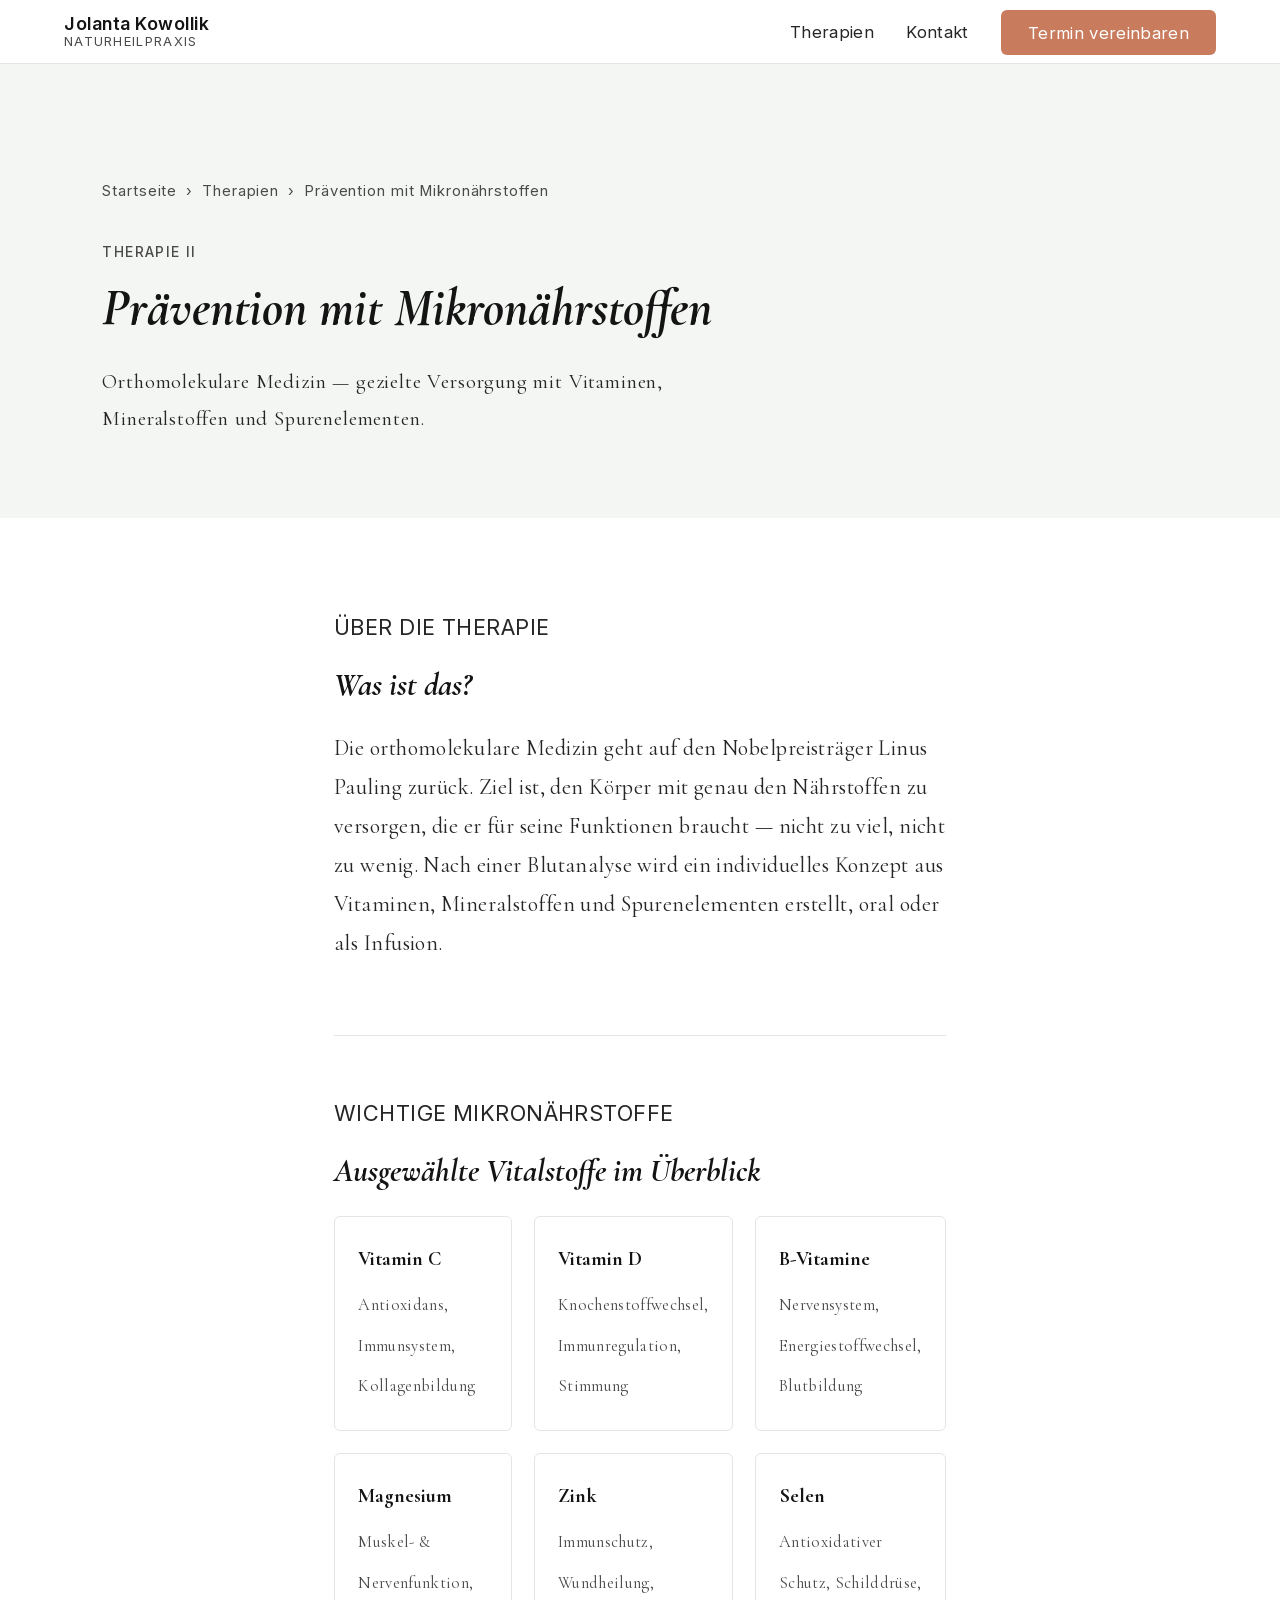
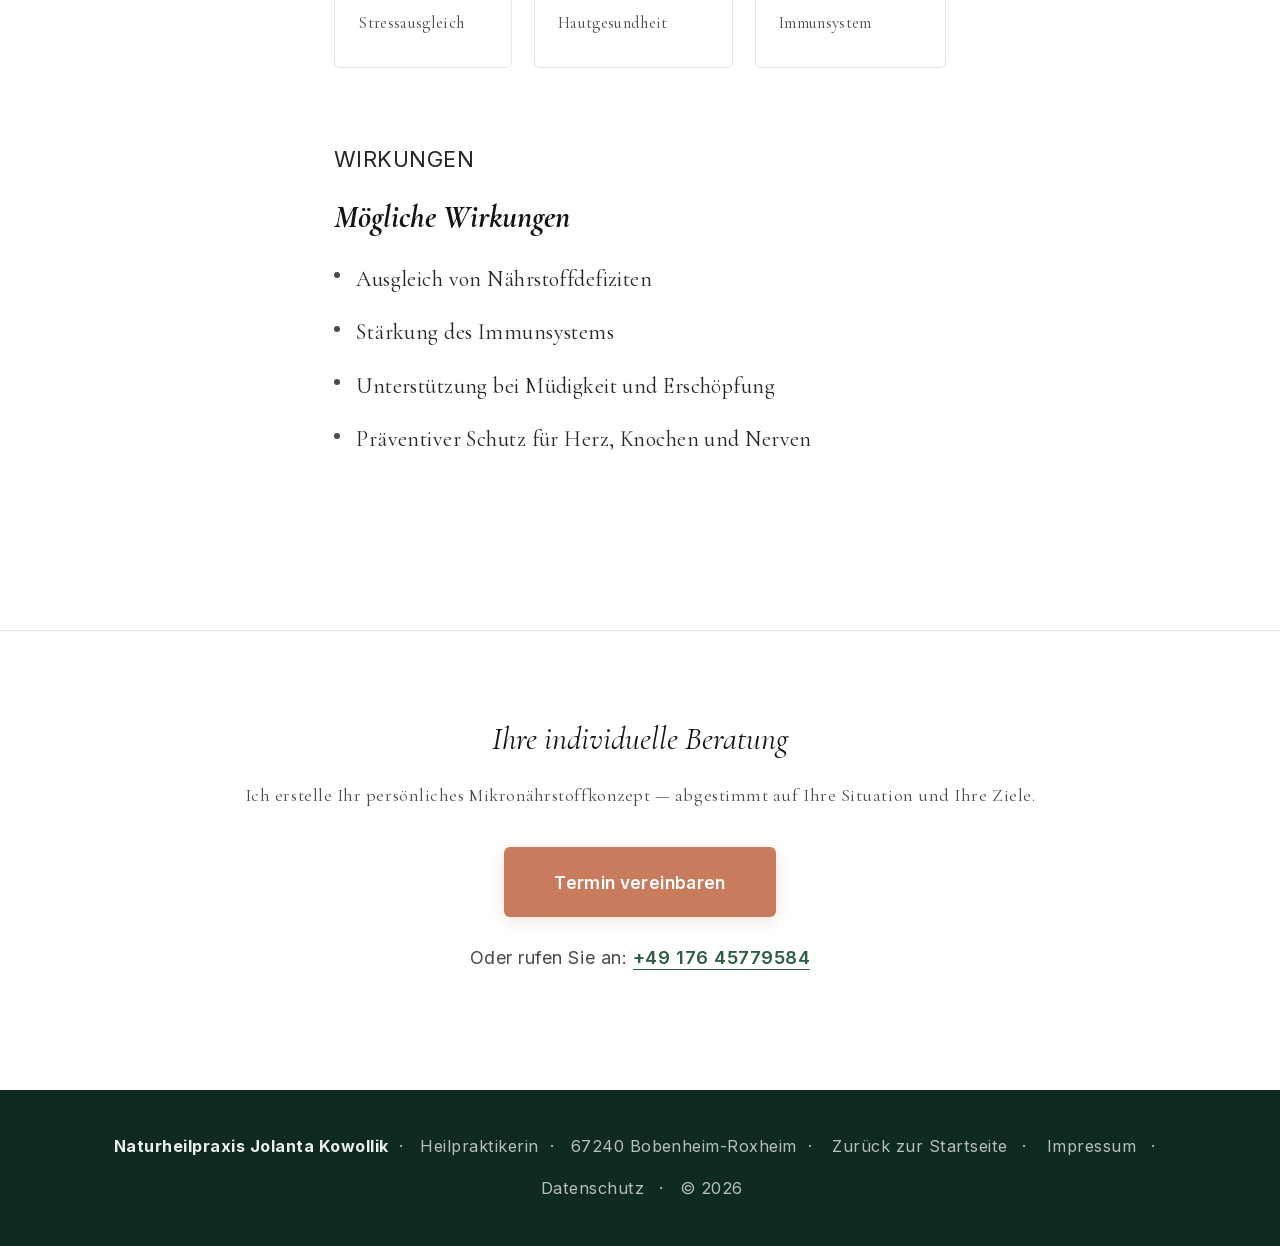
<file: mikronaehrstoffe.html>
<!DOCTYPE html>
<html lang="de">
<head>
  <meta charset="UTF-8" />
  <meta name="viewport" content="width=device-width, initial-scale=1.0" />
  <title>Prävention mit Mikronährstoffen · Orthomolekulare Medizin · Bobenheim-Roxheim</title>
  <meta name="description" content="Orthomolekulare Medizin und Mikronährstoff-Prävention in der Naturheilpraxis Jolanta Kowollik — individuell abgestimmte Konzepte mit Vitaminen, Mineralstoffen und Spurenelementen. Bobenheim-Roxheim." />
  <meta name="robots" content="index, follow" />
  <link rel="canonical" href="https://www.naturheilpraxis-bobenheim.de/mikronaehrstoffe.html" />
  <meta property="og:type" content="article" />
  <meta property="og:locale" content="de_DE" />
  <meta property="og:title" content="Prävention mit Mikronährstoffen · Naturheilpraxis Jolanta Kowollik" />
  <meta property="og:description" content="Individuell abgestimmte orthomolekulare Konzepte zur Stärkung der Abwehrkräfte und langfristigen Gesundheit." />
  <meta property="og:url" content="https://www.naturheilpraxis-bobenheim.de/mikronaehrstoffe.html" />
  <link rel="stylesheet" href="fonts/fonts.css" />
  <style>
    *, *::before, *::after { box-sizing: border-box; margin: 0; padding: 0; }
    :root {
      --green:       #2d5e44;
      --green-dark:  #1e4530;
      --green-deep:  #0f2a1e;
      --accent:      #c97b5d;
      --accent-dark: #a55f47;
      --bg:          #ffffff;
      --bg-alt:      #f4f6f3;
      --card:        #ffffff;
      --white:       #ffffff;
      --text:        #141414;
      --text-mid:    #262626;
      --text-muted:  #4a4a4a;
      --border:      #e3e7e1;
    }
    html { scroll-behavior: smooth; font-size: 18px; }
    body {
      font-family: 'Cormorant Garamond', Georgia, serif;
      font-weight: 400; font-size: 22px; line-height: 1.7;
      background: var(--bg); color: var(--text);
    }

    nav {
      position: fixed; top: 0; width: 100%;
      z-index: 100; height: 64px;
      background: var(--card);
      border-bottom: 1px solid var(--border);
      padding: 0 5vw;
      display: flex; align-items: center; justify-content: space-between;
    }
    .nav-mobile-actions { display: flex; align-items: center; gap: 0.4rem; }
    .nav-tel { display: none; }
    .nav-logo { display: flex; align-items: center; gap: 0.65rem; text-decoration: none; }
    .nav-logo-icon { display: none; }
    .nav-logo-text {
      font-family: 'Inter', sans-serif;
      font-size: 0.98rem; font-weight: 600; letter-spacing: 0.03em;
      color: var(--text); line-height: 1.2;
    }
    .nav-logo-text small {
      display: block; font-family: 'Inter', sans-serif;
      font-size: 0.72rem; font-weight: 400; letter-spacing: 0.1em;
      text-transform: uppercase; color: var(--text-muted);
    }
    .nav-links { display: flex; align-items: center; gap: 1.8rem; list-style: none; }
    .nav-links a {
      font-family: 'Inter', sans-serif;
      font-size: 0.92rem; font-weight: 400; letter-spacing: 0.02em;
      color: var(--text-mid); text-decoration: none; transition: color 0.2s;
    }
    .nav-links a:hover { color: var(--green); }
    .nav-cta {
      font-family: 'Inter', sans-serif !important;
      background: var(--accent) !important; color: white !important;
      padding: 0.7rem 1.5rem !important; border-radius: 6px;
      letter-spacing: 0.02em !important;
      transition: background 0.2s, transform 0.15s !important;
    }
    .nav-cta:hover { background: var(--accent-dark) !important; transform: translateY(-1px); }
    .nav-hamburger {
      display: none; font-size: 1.5rem; background: none; border: none;
      cursor: pointer; color: var(--text); padding: 0.5rem;
      min-width: 44px; min-height: 44px; align-items: center; justify-content: center;
    }

    .page-hero {
      margin-top: 64px;
      background: var(--bg-alt);
      padding: 6rem 8vw 4.5rem;
      position: relative; overflow: hidden;
    }
    .page-hero::before { display: none; }
    .breadcrumb {
      font-family: 'Inter', sans-serif;
      font-size: 0.82rem; font-weight: 400; letter-spacing: 0.06em;
      color: var(--text-muted);
      margin-bottom: 1.6rem;
      display: flex; align-items: center; gap: 0.5rem; flex-wrap: wrap;
    }
    .breadcrumb a {
      color: var(--text-muted); text-decoration: none;
      padding: 0.4rem 0; display: inline-block;
    }
    .breadcrumb a:hover { color: var(--green); }
    .page-hero-eyebrow {
      font-family: 'Inter', sans-serif;
      font-size: 0.78rem; font-weight: 500; letter-spacing: 0.1em;
      text-transform: uppercase; color: var(--text-muted); margin-bottom: 0.9rem;
    }
    .page-hero h1 {
      font-family: 'Cormorant Garamond', Georgia, serif;
      font-size: clamp(2.4rem, 4vw, 3.8rem);
      font-weight: 700; font-style: italic; color: var(--text); line-height: 1.12;
      margin-bottom: 1.4rem; max-width: 720px;
    }
    .page-hero-sub {
      font-size: 1.15rem; font-weight: 400; letter-spacing: 0.04em;
      color: var(--text-mid); max-width: 580px; line-height: 1.8;
    }

    .content-wrap { max-width: 740px; margin: 0 auto; padding: 5rem 5vw 5.5rem; }
    .content-section { margin-bottom: 4rem; }

    .section-label {
      font-family: 'Inter', sans-serif;
      font-size: 0.74rem; font-weight: 500; letter-spacing: 0.1em;
      text-transform: uppercase; color: var(--text-muted);
      margin-bottom: 0.8rem;
    }
    .section-label::before { display: none; }

    .content-section h2 {
      font-family: 'Cormorant Garamond', Georgia, serif;
      font-size: clamp(1.6rem, 2.5vw, 2.1rem);
      font-weight: 700; font-style: italic; color: var(--text); margin-bottom: 1.3rem; line-height: 1.25;
    }
    .content-section p {
      font-size: 1.22rem; font-weight: 400; letter-spacing: 0.02em;
      color: var(--text-mid); line-height: 1.78; margin-bottom: 1rem;
    }

    .benefits-list { list-style: none; display: flex; flex-direction: column; gap: 0.9rem; margin-top: 0.6rem; }
    .benefits-list li {
      display: flex; gap: 0.9rem; align-items: flex-start;
      font-size: 1.22rem; font-weight: 400; letter-spacing: 0.02em;
      color: var(--text-mid); line-height: 1.7;
    }
    .benefits-list li::before {
      content: '';
      width: 6px; height: 6px;
      border-radius: 50%;
      background: var(--text-muted);
      flex-shrink: 0; margin-top: 0.65rem;
    }

    .highlight-box {
      background: rgba(201, 123, 93, 0.08);
      border-left: 3px solid var(--accent);
      padding: 2.2rem 2.4rem; margin: 2.8rem 0;
      border-radius: 0 8px 8px 0;
    }
    .highlight-box p {
      font-family: 'Cormorant Garamond', Georgia, serif;
      font-size: 1.18rem; font-style: italic;
      color: var(--text); margin-bottom: 0 !important; line-height: 1.7;
    }

    .nutrient-grid {
      display: grid; grid-template-columns: repeat(3, 1fr);
      gap: 1.2rem; margin-top: 1.4rem;
    }
    .nutrient-card {
      background: var(--card); border-radius: 6px;
      padding: 1.4rem 1.3rem; border: 1px solid var(--border);
    }
    .nutrient-card strong {
      display: block; font-family: 'Cormorant Garamond', Georgia, serif;
      font-size: 1.12rem; font-weight: 700; color: var(--text);
      margin-bottom: 0.35rem;
    }
    .nutrient-card span {
      font-size: 0.92rem; font-weight: 400; letter-spacing: 0.02em;
      color: var(--text-muted); line-height: 1.6;
    }

    .mint-divider {
      height: 1px;
      background: var(--border);
    }
    .cta-section {
      background: var(--bg); padding: 4.5rem 5vw; text-align: center;
    }
    .cta-section h2 {
      font-family: 'Cormorant Garamond', Georgia, serif;
      font-size: clamp(1.65rem, 2.5vw, 2.15rem);
      font-weight: 400; font-style: italic; color: var(--text); margin-bottom: 0.8rem;
    }
    .cta-section p {
      font-size: 1rem; font-weight: 400; color: var(--text-muted);
      margin-bottom: 2rem; letter-spacing: 0.03em;
    }
    .cta-btn {
      display: inline-block;
      font-family: 'Inter', sans-serif;
      background: var(--accent); color: white;
      text-decoration: none;
      font-size: 0.95rem; font-weight: 600;
      letter-spacing: 0.02em;
      padding: 1.15rem 2.8rem; border-radius: 6px;
      min-height: 52px;
      transition: background 0.25s, transform 0.2s, box-shadow 0.25s;
      box-shadow: 0 4px 14px rgba(201, 123, 93, 0.22);
    }
    .cta-btn:hover { background: var(--accent-dark); transform: translateY(-1px); box-shadow: 0 8px 20px rgba(201, 123, 93, 0.3); }
    .cta-tel {
      margin-top: 1.4rem; font-family: 'Inter', sans-serif;
      font-size: 0.95rem; color: var(--text-muted);
    }
    .cta-tel a { color: var(--green); text-decoration: none; font-weight: 600; border-bottom: 1px solid var(--green); padding-bottom: 1px; }
    .cta-tel a:hover { color: var(--green-dark); border-color: var(--green-dark); }
    footer {
      background: var(--green-deep); color: rgba(255,255,255,0.7);
      padding: 2rem 5vw; text-align: center;
      font-family: 'Inter', sans-serif;
      font-size: 0.9rem; font-weight: 400; letter-spacing: 0.03em;
    }
    footer strong { color: rgba(255,255,255,0.92); }
    footer a {
      color: rgba(255,255,255,0.7); text-decoration: none;
      padding: 0.4rem 0.2rem; display: inline-block;
    }
    footer a:hover { color: white; }

    .mobile-sticky-bar { display: none; }

    @media (min-width: 1200px) {
      body { font-size: 24px; }
    }
    @media (max-width: 900px) { .nutrient-grid { grid-template-columns: repeat(2, 1fr); } }
    @media (max-width: 768px) {
      .nav-hamburger { display: flex; }
      .nav-links { display: none; }
      .nav-links.open {
        display: flex; position: absolute; top: 64px; left: 0; width: 100%;
        flex-direction: column; background: var(--card);
        border-bottom: 1px solid var(--border); padding: 1rem 5vw;
      }
      .page-hero h1 { font-size: 2.2rem; }
      .page-hero-sub { font-size: 1.05rem; }
      .cta-section { padding: 3.2rem 5vw; }
      .cta-section h2 { font-size: 1.55rem; }
      .nutrient-grid { grid-template-columns: 1fr; }
      .page-hero { padding: 5rem 6vw 3rem; }
      .content-wrap { padding: 3.5rem 5vw 4rem; }

      .mobile-sticky-bar {
        display: flex;
        position: fixed; bottom: 0; left: 0; right: 0;
        z-index: 90;
        background: var(--card);
        border-top: 1px solid var(--border);
        box-shadow: 0 -4px 16px rgba(0, 0, 0, 0.08);
        padding: 0.6rem 0.8rem calc(0.6rem + env(safe-area-inset-bottom));
        gap: 0.6rem;
      }
      .mobile-sticky-bar a {
        flex: 1;
        display: flex; align-items: center; justify-content: center;
        gap: 0.5rem; min-height: 52px;
        border-radius: 8px;
        font-family: 'Inter', sans-serif;
        font-size: 0.95rem; font-weight: 600;
        text-decoration: none; letter-spacing: 0.02em;
        transition: transform 0.15s, background 0.2s;
      }
      .mobile-sticky-bar a:active { transform: scale(0.97); }
      .mobile-sticky-bar .sb-call {
        background: var(--green); color: #fff;
        box-shadow: 0 2px 8px rgba(45, 94, 68, 0.25);
      }
      .mobile-sticky-bar .sb-call:hover { background: var(--green-dark); }
      .mobile-sticky-bar .sb-cta {
        background: var(--accent); color: #fff;
        box-shadow: 0 2px 8px rgba(201, 123, 93, 0.25);
      }
      .mobile-sticky-bar .sb-cta:hover { background: var(--accent-dark); }

      body { padding-bottom: 80px; }
      body.bar-hidden { padding-bottom: 0; }
      body.bar-hidden .mobile-sticky-bar { display: none; }

      .nav-tel {
        display: inline-flex;
        align-items: center; justify-content: center;
        min-width: 44px; min-height: 44px;
        color: var(--green);
        text-decoration: none;
        margin-right: 0.3rem;
      }
      .nav-tel:active { transform: scale(0.92); }
    }
    @media (max-width: 480px) {
      body { font-size: 20px; }
    }
  </style>
</head>
<body>

  <!-- NAV -->
  <nav>
    <a href="index.html" class="nav-logo">
      <svg class="nav-logo-icon" viewBox="0 0 32 32" xmlns="http://www.w3.org/2000/svg" aria-hidden="true">
        <circle cx="16" cy="12" r="9" fill="#4e7d5e" opacity="0.8"/>
        <rect x="14.5" y="19.5" width="3" height="9.5" rx="1.5" fill="#7a4a2e"/>
      </svg>
      <div class="nav-logo-text">
        Jolanta Kowollik
        <small>Naturheilpraxis</small>
      </div>
    </a>
    <button class="nav-hamburger" aria-label="Menü" onclick="this.parentElement.querySelector('.nav-links').classList.toggle('open')">&#9776;</button>
    <ul class="nav-links">
      <li><a href="index.html#leistungen">Therapien</a></li>
      <li><a href="index.html#kontakt">Kontakt</a></li>
      <li><a href="index.html#kontakt" class="nav-cta">Termin vereinbaren</a></li>
    </ul>
  </nav>

  <!-- HERO -->
  <section class="page-hero">
    <p class="breadcrumb">
      <a href="index.html">Startseite</a>
      <span>›</span>
      Therapien
      <span>›</span>
      Prävention mit Mikronährstoffen
    </p>
    <p class="page-hero-eyebrow">Therapie II</p>
    <h1>Prävention mit Mikronährstoffen</h1>
    <p class="page-hero-sub">Orthomolekulare Medizin — gezielte Versorgung mit Vitaminen, Mineralstoffen und Spurenelementen.</p>
  </section>

  <!-- CONTENT -->
  <div class="content-wrap">

    <div class="content-section">
      <p class="section-label">Über die Therapie</p>
      <h2>Was ist das?</h2>
      <p>Die orthomolekulare Medizin geht auf den Nobelpreisträger Linus Pauling zurück. Ziel ist, den Körper mit genau den Nährstoffen zu versorgen, die er für seine Funktionen braucht — nicht zu viel, nicht zu wenig. Nach einer Blutanalyse wird ein individuelles Konzept aus Vitaminen, Mineralstoffen und Spurenelementen erstellt, oral oder als Infusion.</p>
    </div>

    <div class="mint-divider"></div>

    <div class="content-section" style="margin-top: 3.2rem;">
      <p class="section-label">Wichtige Mikronährstoffe</p>
      <h2>Ausgewählte Vitalstoffe im Überblick</h2>
      <div class="nutrient-grid">
        <div class="nutrient-card">
          <strong>Vitamin C</strong>
          <span>Antioxidans, Immunsystem, Kollagenbildung</span>
        </div>
        <div class="nutrient-card">
          <strong>Vitamin D</strong>
          <span>Knochenstoffwechsel, Immunregulation, Stimmung</span>
        </div>
        <div class="nutrient-card">
          <strong>B-Vitamine</strong>
          <span>Nervensystem, Energiestoffwechsel, Blutbildung</span>
        </div>
        <div class="nutrient-card">
          <strong>Magnesium</strong>
          <span>Muskel- & Nervenfunktion, Stressausgleich</span>
        </div>
        <div class="nutrient-card">
          <strong>Zink</strong>
          <span>Immunschutz, Wundheilung, Hautgesundheit</span>
        </div>
        <div class="nutrient-card">
          <strong>Selen</strong>
          <span>Antioxidativer Schutz, Schilddrüse, Immunsystem</span>
        </div>
      </div>
    </div>

    <div class="content-section">
      <p class="section-label">Wirkungen</p>
      <h2>Mögliche Wirkungen</h2>
      <ul class="benefits-list">
        <li>Ausgleich von Nährstoffdefiziten</li>
        <li>Stärkung des Immunsystems</li>
        <li>Unterstützung bei Müdigkeit und Erschöpfung</li>
        <li>Präventiver Schutz für Herz, Knochen und Nerven</li>
      </ul>
    </div>

  </div>

  <div class="mint-divider"></div>

  <!-- CTA -->
  <section class="cta-section">
    <h2>Ihre individuelle Beratung</h2>
    <p>Ich erstelle Ihr persönliches Mikronährstoffkonzept — abgestimmt auf Ihre Situation und Ihre Ziele.</p>
    <a href="index.html#kontakt" class="cta-btn">Termin vereinbaren</a>
    <p class="cta-tel">Oder rufen Sie an: <a href="tel:+4917645779584">+49 176 45779584</a></p>
  </section>

  <footer>
    <strong>Naturheilpraxis Jolanta Kowollik</strong>&nbsp; · &nbsp;
    Heilpraktikerin&nbsp; · &nbsp;
    67240 Bobenheim-Roxheim&nbsp; · &nbsp;
    <a href="index.html">Zurück zur Startseite</a>&nbsp; · &nbsp;
    <a href="impressum.html">Impressum</a>&nbsp; · &nbsp;
    <a href="datenschutz.html">Datenschutz</a>&nbsp; · &nbsp;
    &copy; 2026
  </footer>

  <!-- STICKY MOBILE CTA BAR -->
  <div class="mobile-sticky-bar">
    <a class="sb-call" href="tel:+4917645779584" aria-label="Anrufen">
      <svg width="20" height="20" viewBox="0 0 24 24" fill="none" stroke="currentColor" stroke-width="2" stroke-linecap="round" stroke-linejoin="round" aria-hidden="true"><path d="M22 16.92v3a2 2 0 0 1-2.18 2 19.79 19.79 0 0 1-8.63-3.07 19.5 19.5 0 0 1-6-6 19.79 19.79 0 0 1-3.07-8.67A2 2 0 0 1 4.11 2h3a2 2 0 0 1 2 1.72c.13.96.36 1.9.7 2.81a2 2 0 0 1-.45 2.11L8.09 9.91a16 16 0 0 0 6 6l1.27-1.27a2 2 0 0 1 2.11-.45c.91.34 1.85.57 2.81.7A2 2 0 0 1 22 16.92z"/></svg>
      Anrufen
    </a>
    <a class="sb-cta" href="index.html#kontakt">Termin&nbsp;→</a>
  </div>

</body>
</html>
</file>
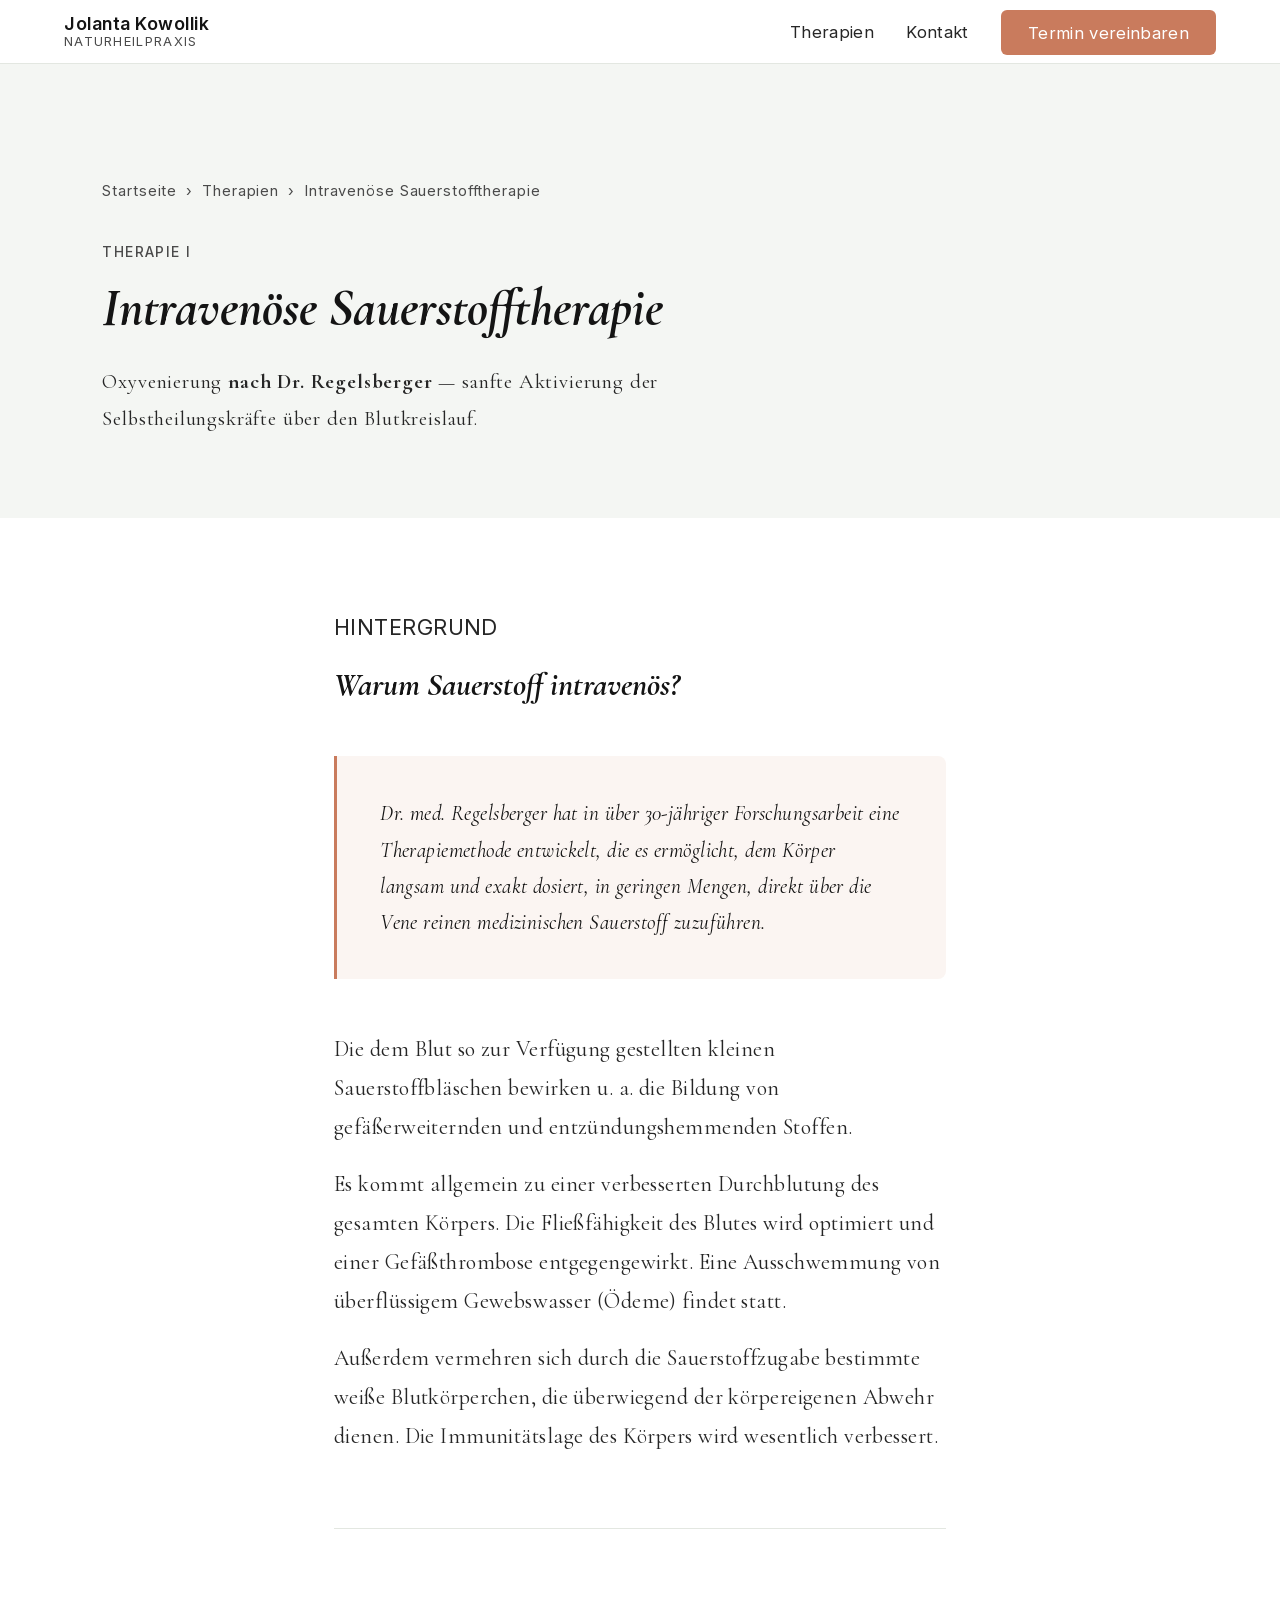
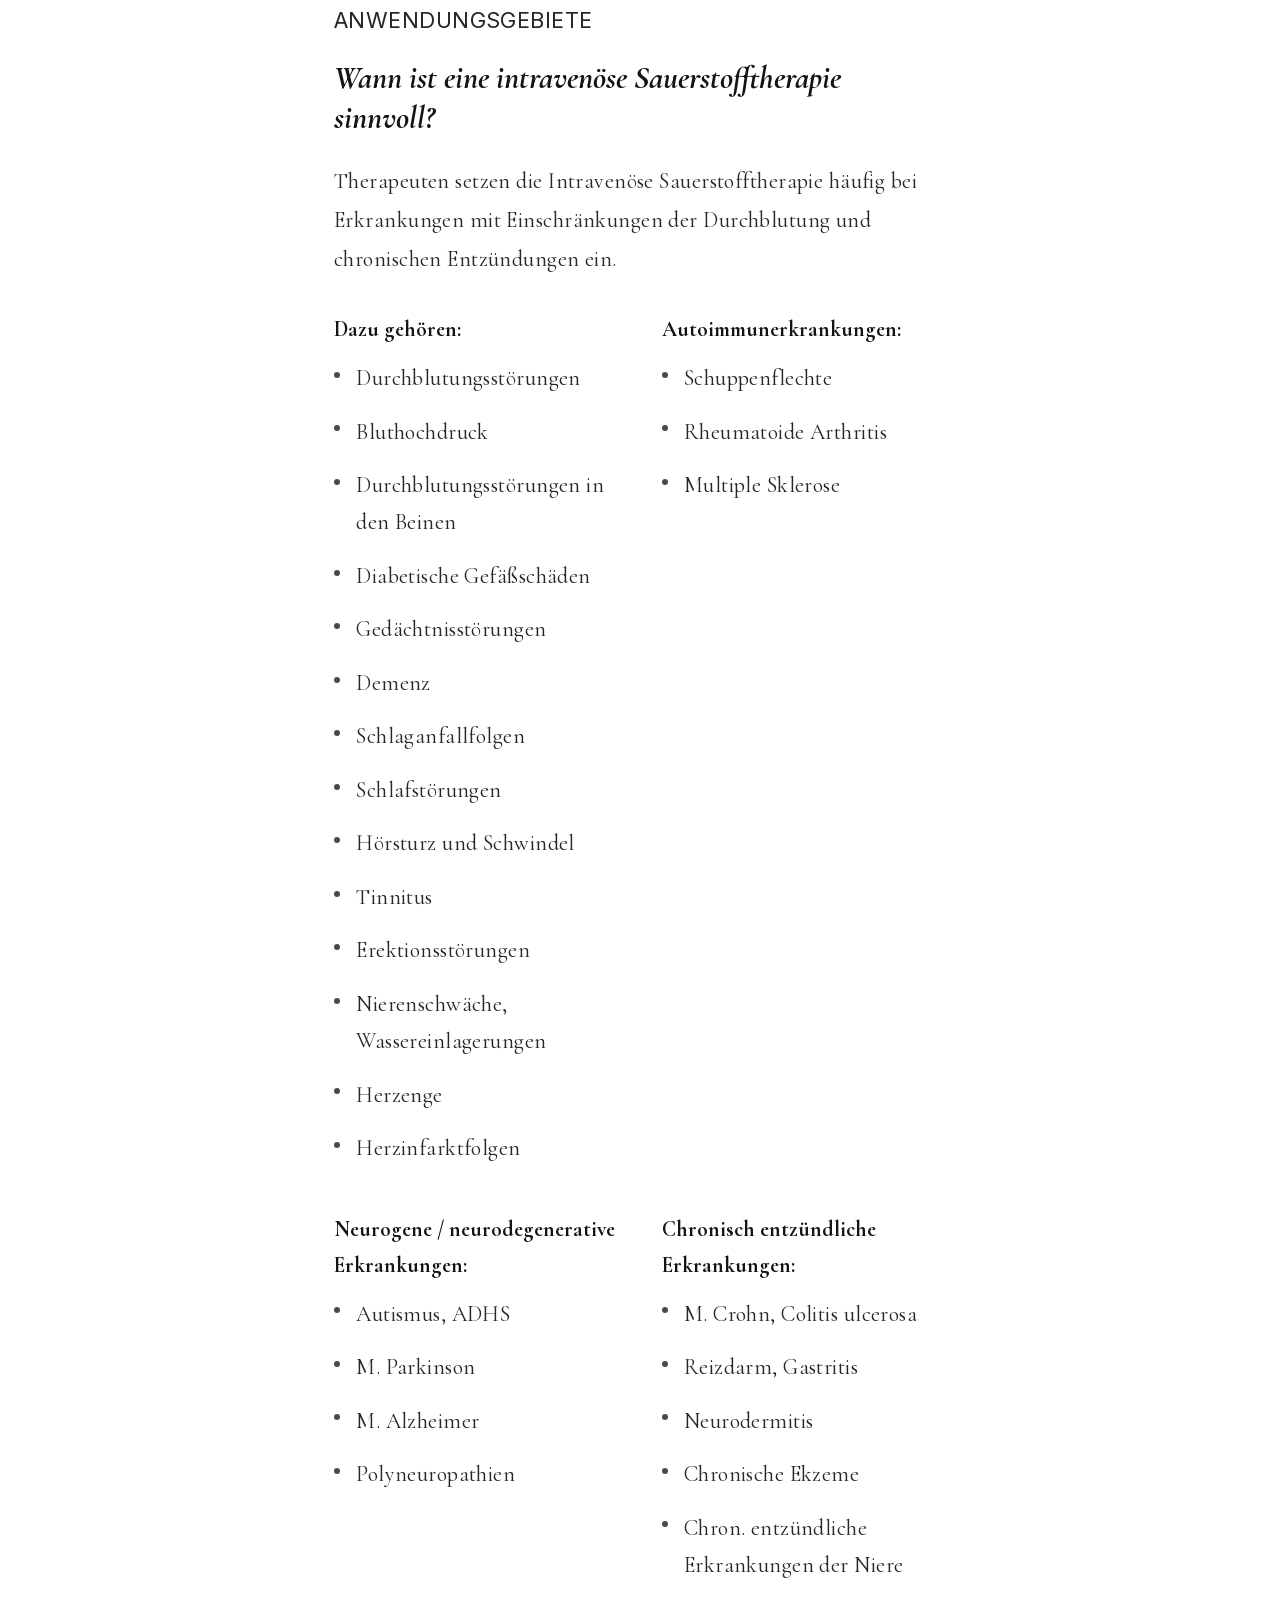
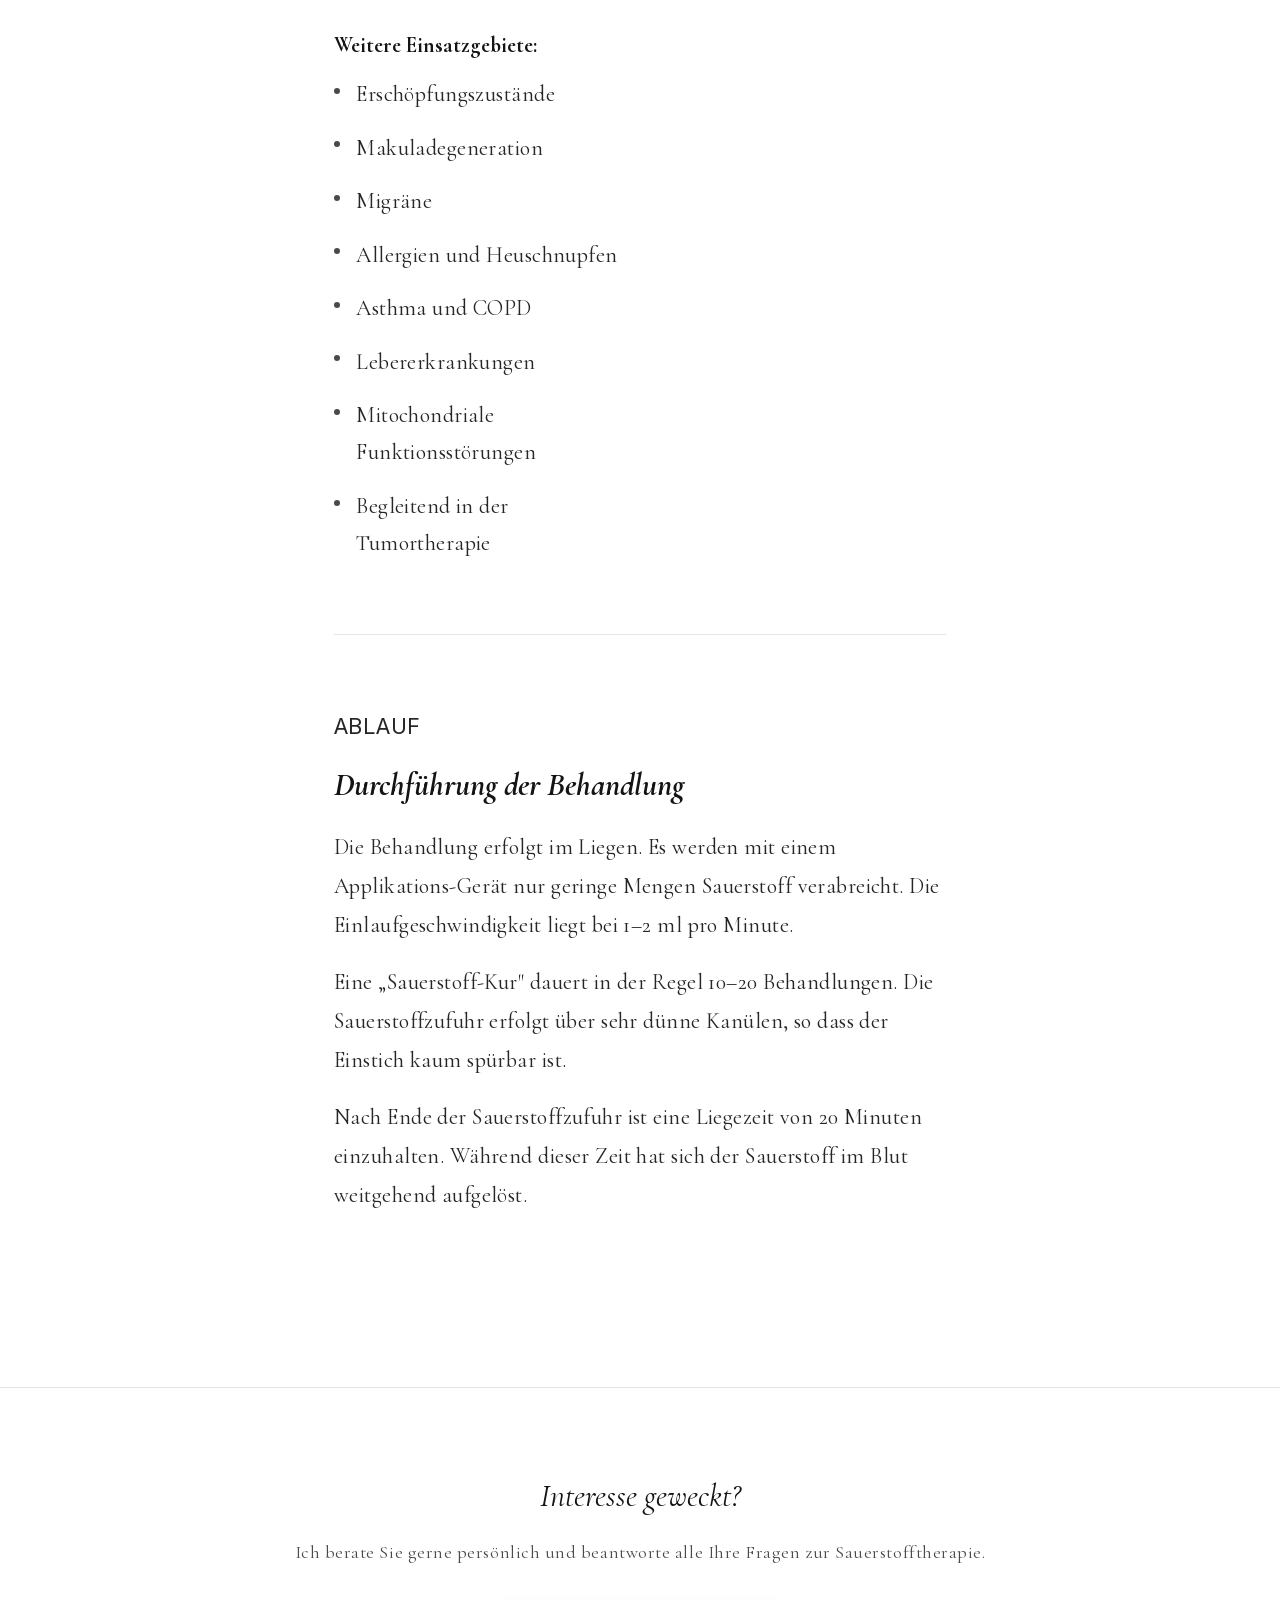
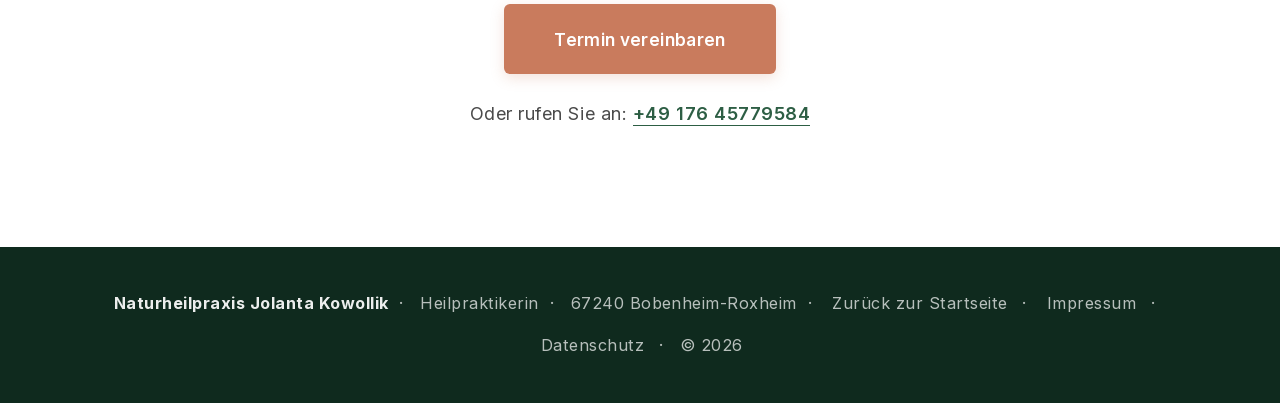
<file: sauerstofftherapie.html>
<!DOCTYPE html>
<html lang="de">
<head>
  <meta charset="UTF-8" />
  <meta name="viewport" content="width=device-width, initial-scale=1.0" />
  <title>Intravenöse Sauerstofftherapie · Naturheilpraxis Jolanta Kowollik · Bobenheim-Roxheim</title>
  <meta name="description" content="Intravenöse Sauerstofftherapie (Oxyvenierung nach Dr. Regelsberger) bei Heilpraktikerin Jolanta Kowollik in Bobenheim-Roxheim — bei Durchblutungsstörungen, Erschöpfung, Immunschwäche, Tinnitus und chronischen Erkrankungen." />
  <meta name="robots" content="index, follow" />
  <link rel="canonical" href="https://www.naturheilpraxis-bobenheim.de/sauerstofftherapie.html" />
  <meta property="og:type" content="article" />
  <meta property="og:locale" content="de_DE" />
  <meta property="og:title" content="Intravenöse Sauerstofftherapie · Naturheilpraxis Jolanta Kowollik" />
  <meta property="og:description" content="Oxyvenierung nach Dr. Regelsberger — sanfte Aktivierung der Selbstheilungskräfte. Heilpraktikerin in Bobenheim-Roxheim." />
  <meta property="og:url" content="https://www.naturheilpraxis-bobenheim.de/sauerstofftherapie.html" />
  <link rel="stylesheet" href="fonts/fonts.css" />
  <style>
    *, *::before, *::after { box-sizing: border-box; margin: 0; padding: 0; }
    :root {
      --green:       #2d5e44;
      --green-dark:  #1e4530;
      --green-deep:  #0f2a1e;
      --accent:      #c97b5d;
      --accent-dark: #a55f47;
      --bg:          #ffffff;
      --bg-alt:      #f4f6f3;
      --card:        #ffffff;
      --white:       #ffffff;
      --text:        #141414;
      --text-mid:    #262626;
      --text-muted:  #4a4a4a;
      --border:      #e3e7e1;
    }
    html { scroll-behavior: smooth; font-size: 18px; }
    body {
      font-family: 'Cormorant Garamond', Georgia, serif;
      font-weight: 400;
      font-size: 22px;
      line-height: 1.7;
      background: var(--bg);
      color: var(--text);
    }

    /* NAV */
    nav {
      position: fixed; top: 0; width: 100%;
      z-index: 100; height: 64px;
      background: var(--card);
      border-bottom: 1px solid var(--border);
      padding: 0 5vw;
      display: flex; align-items: center; justify-content: space-between;
    }
    .nav-mobile-actions { display: flex; align-items: center; gap: 0.4rem; }
    .nav-tel { display: none; }
    .nav-logo { display: flex; align-items: center; gap: 0.65rem; text-decoration: none; }
    .nav-logo-icon { display: none; }
    .nav-logo-text {
      font-family: 'Inter', sans-serif;
      font-size: 0.98rem; font-weight: 600; letter-spacing: 0.03em;
      color: var(--text); line-height: 1.2;
    }
    .nav-logo-text small {
      display: block; font-family: 'Inter', sans-serif;
      font-size: 0.72rem; font-weight: 400; letter-spacing: 0.1em;
      text-transform: uppercase; color: var(--text-muted);
    }
    .nav-links { display: flex; align-items: center; gap: 1.8rem; list-style: none; }
    .nav-links a {
      font-family: 'Inter', sans-serif;
      font-size: 0.92rem; font-weight: 400; letter-spacing: 0.02em;
      color: var(--text-mid); text-decoration: none; transition: color 0.2s;
    }
    .nav-links a:hover { color: var(--green); }
    .nav-cta {
      font-family: 'Inter', sans-serif !important;
      background: var(--accent) !important; color: white !important;
      padding: 0.7rem 1.5rem !important; border-radius: 6px;
      letter-spacing: 0.02em !important;
      transition: background 0.2s, transform 0.15s !important;
    }
    .nav-cta:hover { background: var(--accent-dark) !important; transform: translateY(-1px); }
    .nav-hamburger {
      display: none; font-size: 1.5rem; background: none; border: none;
      cursor: pointer; color: var(--text); padding: 0.5rem;
      min-width: 44px; min-height: 44px; align-items: center; justify-content: center;
    }

    /* HERO */
    .page-hero {
      margin-top: 64px;
      background: var(--bg-alt);
      padding: 6rem 8vw 4.5rem;
      position: relative;
      overflow: hidden;
    }
    .page-hero::before { display: none; }
    .breadcrumb {
      font-family: 'Inter', sans-serif;
      font-size: 0.82rem; font-weight: 400; letter-spacing: 0.06em;
      color: var(--text-muted);
      margin-bottom: 1.6rem;
      display: flex; align-items: center; gap: 0.5rem; flex-wrap: wrap;
    }
    .breadcrumb a {
      color: var(--text-muted); text-decoration: none;
      padding: 0.4rem 0; display: inline-block;
    }
    .breadcrumb a:hover { color: var(--green); }
    .page-hero-eyebrow {
      font-family: 'Inter', sans-serif;
      font-size: 0.78rem; font-weight: 500; letter-spacing: 0.1em;
      text-transform: uppercase; color: var(--text-muted); margin-bottom: 0.9rem;
    }
    .page-hero h1 {
      font-family: 'Cormorant Garamond', Georgia, serif;
      font-size: clamp(2.4rem, 4vw, 3.8rem);
      font-weight: 700; font-style: italic;
      color: var(--text); line-height: 1.12; margin-bottom: 1.4rem;
      max-width: 720px;
    }
    .page-hero-sub {
      font-size: 1.15rem; font-weight: 400; letter-spacing: 0.04em;
      color: var(--text-mid); max-width: 580px; line-height: 1.8;
    }

    /* CONTENT */
    .content-wrap {
      max-width: 740px;
      margin: 0 auto;
      padding: 5rem 5vw 5.5rem;
    }

    .content-section { margin-bottom: 4rem; }

    .section-label {
      font-family: 'Inter', sans-serif;
      font-size: 0.74rem; font-weight: 500; letter-spacing: 0.1em;
      text-transform: uppercase; color: var(--text-muted);
      margin-bottom: 0.8rem;
    }
    .section-label::before { display: none; }

    .content-section h2 {
      font-family: 'Cormorant Garamond', Georgia, serif;
      font-size: clamp(1.6rem, 2.5vw, 2.1rem);
      font-weight: 700; font-style: italic;
      color: var(--text); margin-bottom: 1.3rem; line-height: 1.25;
    }

    .content-section p {
      font-size: 1.22rem; font-weight: 400; letter-spacing: 0.02em;
      color: var(--text-mid); line-height: 1.78; margin-bottom: 1rem;
    }

    .benefits-list {
      list-style: none;
      display: flex; flex-direction: column; gap: 0.9rem;
      margin-top: 0.6rem;
    }
    .benefits-list li {
      display: flex; gap: 0.9rem; align-items: flex-start;
      font-size: 1.22rem; font-weight: 400; letter-spacing: 0.02em;
      color: var(--text-mid); line-height: 1.7;
    }
    .benefits-list li::before {
      content: '';
      width: 6px; height: 6px;
      border-radius: 50%;
      background: var(--text-muted);
      flex-shrink: 0;
      margin-top: 0.65rem;
    }

    .highlight-box {
      background: rgba(201, 123, 93, 0.08);
      border-left: 3px solid var(--accent);
      padding: 2.2rem 2.4rem;
      margin: 2.8rem 0;
      border-radius: 0 8px 8px 0;
    }
    .highlight-box p {
      font-family: 'Cormorant Garamond', Georgia, serif;
      font-size: 1.18rem; font-style: italic;
      color: var(--text); margin-bottom: 0 !important;
      line-height: 1.7;
    }

    .indications-grid {
      display: grid; grid-template-columns: repeat(2, 1fr);
      gap: 2.4rem; margin-top: 1.8rem;
    }
    .indication-group h4 {
      font-family: 'Cormorant Garamond', Georgia, serif;
      font-size: 1.18rem; font-weight: 700; color: var(--text);
      margin-bottom: 0.7rem;
    }
    .indication-group .benefits-list { margin-top: 0; }

    /* DIVIDER */
    .mint-divider {
      height: 1px;
      background: var(--border);
      margin: 0;
    }

    /* CTA SECTION */
    .cta-section {
      background: var(--bg);
      padding: 4.5rem 5vw;
      text-align: center;
    }
    .cta-section h2 {
      font-family: 'Cormorant Garamond', Georgia, serif;
      font-size: clamp(1.65rem, 2.5vw, 2.15rem);
      font-weight: 400; font-style: italic; color: var(--text); margin-bottom: 0.8rem;
    }
    .cta-section p {
      font-size: 1rem; font-weight: 400; color: var(--text-muted);
      margin-bottom: 2rem; letter-spacing: 0.03em;
    }
    .cta-btn {
      display: inline-block;
      font-family: 'Inter', sans-serif;
      background: var(--accent); color: white;
      text-decoration: none;
      font-size: 0.95rem; font-weight: 600;
      letter-spacing: 0.02em;
      padding: 1.15rem 2.8rem; border-radius: 6px;
      min-height: 52px;
      transition: background 0.25s, transform 0.2s, box-shadow 0.25s;
      box-shadow: 0 4px 14px rgba(201, 123, 93, 0.22);
    }
    .cta-btn:hover { background: var(--accent-dark); transform: translateY(-1px); box-shadow: 0 8px 20px rgba(201, 123, 93, 0.3); }
    .cta-tel {
      margin-top: 1.4rem; font-family: 'Inter', sans-serif;
      font-size: 0.95rem; color: var(--text-muted);
    }
    .cta-tel a { color: var(--green); text-decoration: none; font-weight: 600; border-bottom: 1px solid var(--green); padding-bottom: 1px; }
    .cta-tel a:hover { color: var(--green-dark); border-color: var(--green-dark); }

    /* FOOTER */
    footer {
      background: var(--green-deep);
      color: rgba(255,255,255,0.7);
      padding: 2rem 5vw;
      text-align: center;
      font-family: 'Inter', sans-serif;
      font-size: 0.9rem; font-weight: 400; letter-spacing: 0.03em;
    }
    footer strong { color: rgba(255,255,255,0.92); }
    footer a {
      color: rgba(255,255,255,0.7); text-decoration: none;
      padding: 0.4rem 0.2rem; display: inline-block;
    }
    footer a:hover { color: white; }

    /* ── MOBILE STICKY CTA BAR ── */
    .mobile-sticky-bar { display: none; }

    @media (min-width: 1200px) {
      body { font-size: 24px; }
    }

    @media (max-width: 768px) {
      .nav-hamburger { display: flex; }
      .nav-links { display: none; }
      .nav-links.open {
        display: flex; position: absolute; top: 64px; left: 0; width: 100%;
        flex-direction: column; background: var(--card);
        border-bottom: 1px solid var(--border); padding: 1rem 5vw;
      }
      .page-hero h1 { font-size: 2.2rem; }
      .page-hero-sub { font-size: 1.05rem; }
      .cta-section { padding: 3.2rem 5vw; }
      .cta-section h2 { font-size: 1.55rem; }
      .page-hero { padding: 5rem 6vw 3rem; }
      .content-wrap { padding: 3.5rem 5vw 4rem; }
      .indications-grid { grid-template-columns: 1fr; gap: 1.7rem; }

      .mobile-sticky-bar {
        display: flex;
        position: fixed; bottom: 0; left: 0; right: 0;
        z-index: 90;
        background: var(--card);
        border-top: 1px solid var(--border);
        box-shadow: 0 -4px 16px rgba(0, 0, 0, 0.08);
        padding: 0.6rem 0.8rem calc(0.6rem + env(safe-area-inset-bottom));
        gap: 0.6rem;
      }
      .mobile-sticky-bar a {
        flex: 1;
        display: flex; align-items: center; justify-content: center;
        gap: 0.5rem; min-height: 52px;
        border-radius: 8px;
        font-family: 'Inter', sans-serif;
        font-size: 0.95rem; font-weight: 600;
        text-decoration: none; letter-spacing: 0.02em;
        transition: transform 0.15s, background 0.2s;
      }
      .mobile-sticky-bar a:active { transform: scale(0.97); }
      .mobile-sticky-bar .sb-call {
        background: var(--green); color: #fff;
        box-shadow: 0 2px 8px rgba(45, 94, 68, 0.25);
      }
      .mobile-sticky-bar .sb-call:hover { background: var(--green-dark); }
      .mobile-sticky-bar .sb-cta {
        background: var(--accent); color: #fff;
        box-shadow: 0 2px 8px rgba(201, 123, 93, 0.25);
      }
      .mobile-sticky-bar .sb-cta:hover { background: var(--accent-dark); }

      body { padding-bottom: 80px; }
      body.bar-hidden { padding-bottom: 0; }
      body.bar-hidden .mobile-sticky-bar { display: none; }

      .nav-tel {
        display: inline-flex;
        align-items: center; justify-content: center;
        min-width: 44px; min-height: 44px;
        color: var(--green);
        text-decoration: none;
        margin-right: 0.3rem;
      }
      .nav-tel:active { transform: scale(0.92); }
    }

    @media (max-width: 480px) {
      body { font-size: 20px; }
    }
  </style>
</head>
<body>

  <!-- NAV -->
  <nav>
    <a href="index.html" class="nav-logo">
      <svg class="nav-logo-icon" viewBox="0 0 32 32" xmlns="http://www.w3.org/2000/svg" aria-hidden="true">
        <circle cx="16" cy="12" r="9" fill="#4e7d5e" opacity="0.8"/>
        <rect x="14.5" y="19.5" width="3" height="9.5" rx="1.5" fill="#7a4a2e"/>
      </svg>
      <div class="nav-logo-text">
        Jolanta Kowollik
        <small>Naturheilpraxis</small>
      </div>
    </a>
    <button class="nav-hamburger" aria-label="Menü" onclick="this.parentElement.querySelector('.nav-links').classList.toggle('open')">&#9776;</button>
    <ul class="nav-links">
      <li><a href="index.html#leistungen">Therapien</a></li>
      <li><a href="index.html#kontakt">Kontakt</a></li>
      <li><a href="index.html#kontakt" class="nav-cta">Termin vereinbaren</a></li>
    </ul>
  </nav>

  <!-- HERO -->
  <section class="page-hero">
    <p class="breadcrumb">
      <a href="index.html">Startseite</a>
      <span>›</span>
      Therapien
      <span>›</span>
      Intravenöse Sauerstofftherapie
    </p>
    <p class="page-hero-eyebrow">Therapie I</p>
    <h1>Intravenöse Sauerstofftherapie</h1>
    <p class="page-hero-sub">Oxyvenierung <strong>nach Dr. Regelsberger</strong> — sanfte Aktivierung der Selbstheilungskräfte über den Blutkreislauf.</p>
  </section>

  <!-- CONTENT -->
  <div class="content-wrap">

    <div class="content-section">
      <p class="section-label">Hintergrund</p>
      <h2>Warum Sauerstoff intravenös?</h2>

      <div class="highlight-box">
        <p>Dr. med. Regelsberger hat in über 30-jähriger Forschungsarbeit eine Therapiemethode entwickelt, die es ermöglicht, dem Körper langsam und exakt dosiert, in geringen Mengen, direkt über die Vene reinen medizinischen Sauerstoff zuzuführen.</p>
      </div>

      <p>Die dem Blut so zur Verfügung gestellten kleinen Sauerstoffbläschen bewirken u. a. die Bildung von gefäßerweiternden und entzündungshemmenden Stoffen.</p>
      <p>Es kommt allgemein zu einer verbesserten Durchblutung des gesamten Körpers. Die Fließfähigkeit des Blutes wird optimiert und einer Gefäßthrombose entgegengewirkt. Eine Ausschwemmung von überflüssigem Gewebswasser (Ödeme) findet statt.</p>
      <p>Außerdem vermehren sich durch die Sauerstoffzugabe bestimmte weiße Blutkörperchen, die überwiegend der körpereigenen Abwehr dienen. Die Immunitätslage des Körpers wird wesentlich verbessert.</p>
    </div>

    <div class="mint-divider"></div>

    <div class="content-section" style="margin-top: 4rem;">
      <p class="section-label">Anwendungsgebiete</p>
      <h2>Wann ist eine intravenöse Sauerstofftherapie sinnvoll?</h2>
      <p>Therapeuten setzen die Intravenöse Sauerstofftherapie häufig bei Erkrankungen mit Einschränkungen der Durchblutung und chronischen Entzündungen ein.</p>

      <div class="indications-grid">
        <div class="indication-group">
          <h4>Dazu gehören:</h4>
          <ul class="benefits-list">
            <li>Durchblutungsstörungen</li>
            <li>Bluthochdruck</li>
            <li>Durchblutungsstörungen in den Beinen</li>
            <li>Diabetische Gefäßschäden</li>
            <li>Gedächtnisstörungen</li>
            <li>Demenz</li>
            <li>Schlaganfallfolgen</li>
            <li>Schlafstörungen</li>
            <li>Hörsturz und Schwindel</li>
            <li>Tinnitus</li>
            <li>Erektionsstörungen</li>
            <li>Nierenschwäche, Wassereinlagerungen</li>
            <li>Herzenge</li>
            <li>Herzinfarktfolgen</li>
          </ul>
        </div>
        <div class="indication-group">
          <h4>Autoimmunerkrankungen:</h4>
          <ul class="benefits-list">
            <li>Schuppenflechte</li>
            <li>Rheumatoide Arthritis</li>
            <li>Multiple Sklerose</li>
          </ul>
        </div>
        <div class="indication-group">
          <h4>Neurogene / neurodegenerative Erkrankungen:</h4>
          <ul class="benefits-list">
            <li>Autismus, ADHS</li>
            <li>M. Parkinson</li>
            <li>M. Alzheimer</li>
            <li>Polyneuropathien</li>
          </ul>
        </div>
        <div class="indication-group">
          <h4>Chronisch entzündliche Erkrankungen:</h4>
          <ul class="benefits-list">
            <li>M. Crohn, Colitis ulcerosa</li>
            <li>Reizdarm, Gastritis</li>
            <li>Neurodermitis</li>
            <li>Chronische Ekzeme</li>
            <li>Chron. entzündliche Erkrankungen der Niere</li>
          </ul>
        </div>
        <div class="indication-group">
          <h4>Weitere Einsatzgebiete:</h4>
          <ul class="benefits-list">
            <li>Erschöpfungszustände</li>
            <li>Makuladegeneration</li>
            <li>Migräne</li>
            <li>Allergien und Heuschnupfen</li>
            <li>Asthma und COPD</li>
            <li>Lebererkrankungen</li>
            <li>Mitochondriale Funktionsstörungen</li>
            <li>Begleitend in der Tumortherapie</li>
          </ul>
        </div>
      </div>
    </div>

    <div class="mint-divider"></div>

    <div class="content-section" style="margin-top: 4rem;">
      <p class="section-label">Ablauf</p>
      <h2>Durchführung der Behandlung</h2>
      <p>Die Behandlung erfolgt im Liegen. Es werden mit einem Applikations-Gerät nur geringe Mengen Sauerstoff verabreicht. Die Einlaufgeschwindigkeit liegt bei 1–2 ml pro Minute.</p>
      <p>Eine „Sauerstoff-Kur" dauert in der Regel 10–20 Behandlungen. Die Sauerstoffzufuhr erfolgt über sehr dünne Kanülen, so dass der Einstich kaum spürbar ist.</p>
      <p>Nach Ende der Sauerstoffzufuhr ist eine Liegezeit von 20 Minuten einzuhalten. Während dieser Zeit hat sich der Sauerstoff im Blut weitgehend aufgelöst.</p>
    </div>

  </div>

  <div class="mint-divider"></div>

  <!-- CTA -->
  <section class="cta-section">
    <h2>Interesse geweckt?</h2>
    <p>Ich berate Sie gerne persönlich und beantworte alle Ihre Fragen zur Sauerstofftherapie.</p>
    <a href="index.html#kontakt" class="cta-btn">Termin vereinbaren</a>
    <p class="cta-tel">Oder rufen Sie an: <a href="tel:+4917645779584">+49 176 45779584</a></p>
  </section>

  <!-- FOOTER -->
  <footer>
    <strong>Naturheilpraxis Jolanta Kowollik</strong>&nbsp; · &nbsp;
    Heilpraktikerin&nbsp; · &nbsp;
    67240 Bobenheim-Roxheim&nbsp; · &nbsp;
    <a href="index.html">Zurück zur Startseite</a>&nbsp; · &nbsp;
    <a href="impressum.html">Impressum</a>&nbsp; · &nbsp;
    <a href="datenschutz.html">Datenschutz</a>&nbsp; · &nbsp;
    &copy; 2026
  </footer>

  <!-- STICKY MOBILE CTA BAR -->
  <div class="mobile-sticky-bar">
    <a class="sb-call" href="tel:+4917645779584" aria-label="Anrufen">
      <svg width="20" height="20" viewBox="0 0 24 24" fill="none" stroke="currentColor" stroke-width="2" stroke-linecap="round" stroke-linejoin="round" aria-hidden="true"><path d="M22 16.92v3a2 2 0 0 1-2.18 2 19.79 19.79 0 0 1-8.63-3.07 19.5 19.5 0 0 1-6-6 19.79 19.79 0 0 1-3.07-8.67A2 2 0 0 1 4.11 2h3a2 2 0 0 1 2 1.72c.13.96.36 1.9.7 2.81a2 2 0 0 1-.45 2.11L8.09 9.91a16 16 0 0 0 6 6l1.27-1.27a2 2 0 0 1 2.11-.45c.91.34 1.85.57 2.81.7A2 2 0 0 1 22 16.92z"/></svg>
      Anrufen
    </a>
    <a class="sb-cta" href="index.html#kontakt">Termin&nbsp;→</a>
  </div>

</body>
</html>
</file>
<file: fonts/fonts.css>
/* Self-hosted Google Fonts — keine externen Requests an fonts.gstatic.com.
   Variable fonts, latin subset (Umlaute & ß enthalten). */

@font-face {
  font-family: 'Cormorant Garamond';
  font-style: normal;
  font-weight: 300 700;
  font-display: swap;
  src: url('cormorant-garamond-latin-normal.woff2') format('woff2');
}

@font-face {
  font-family: 'Cormorant Garamond';
  font-style: italic;
  font-weight: 300 700;
  font-display: swap;
  src: url('cormorant-garamond-latin-italic.woff2') format('woff2');
}

@font-face {
  font-family: 'Inter';
  font-style: normal;
  font-weight: 100 900;
  font-display: swap;
  src: url('inter-latin.woff2') format('woff2');
}
</file>
